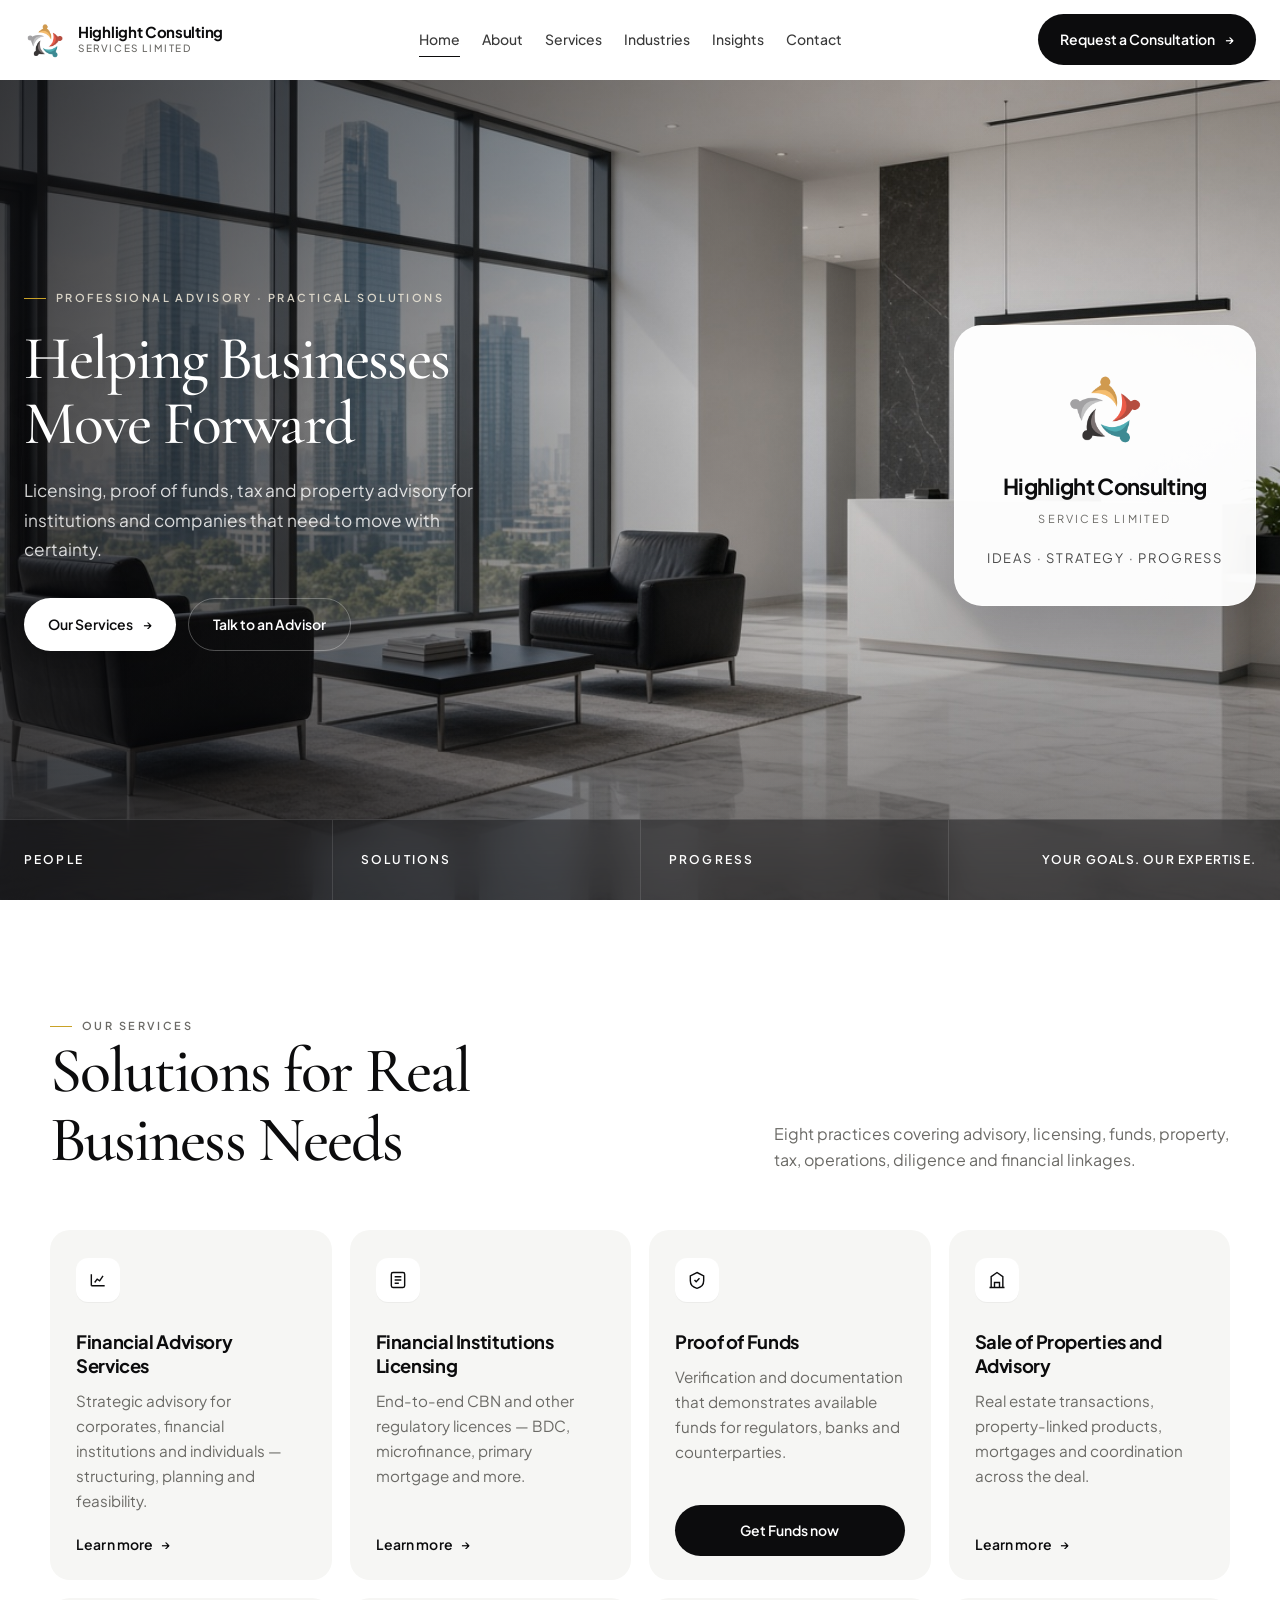
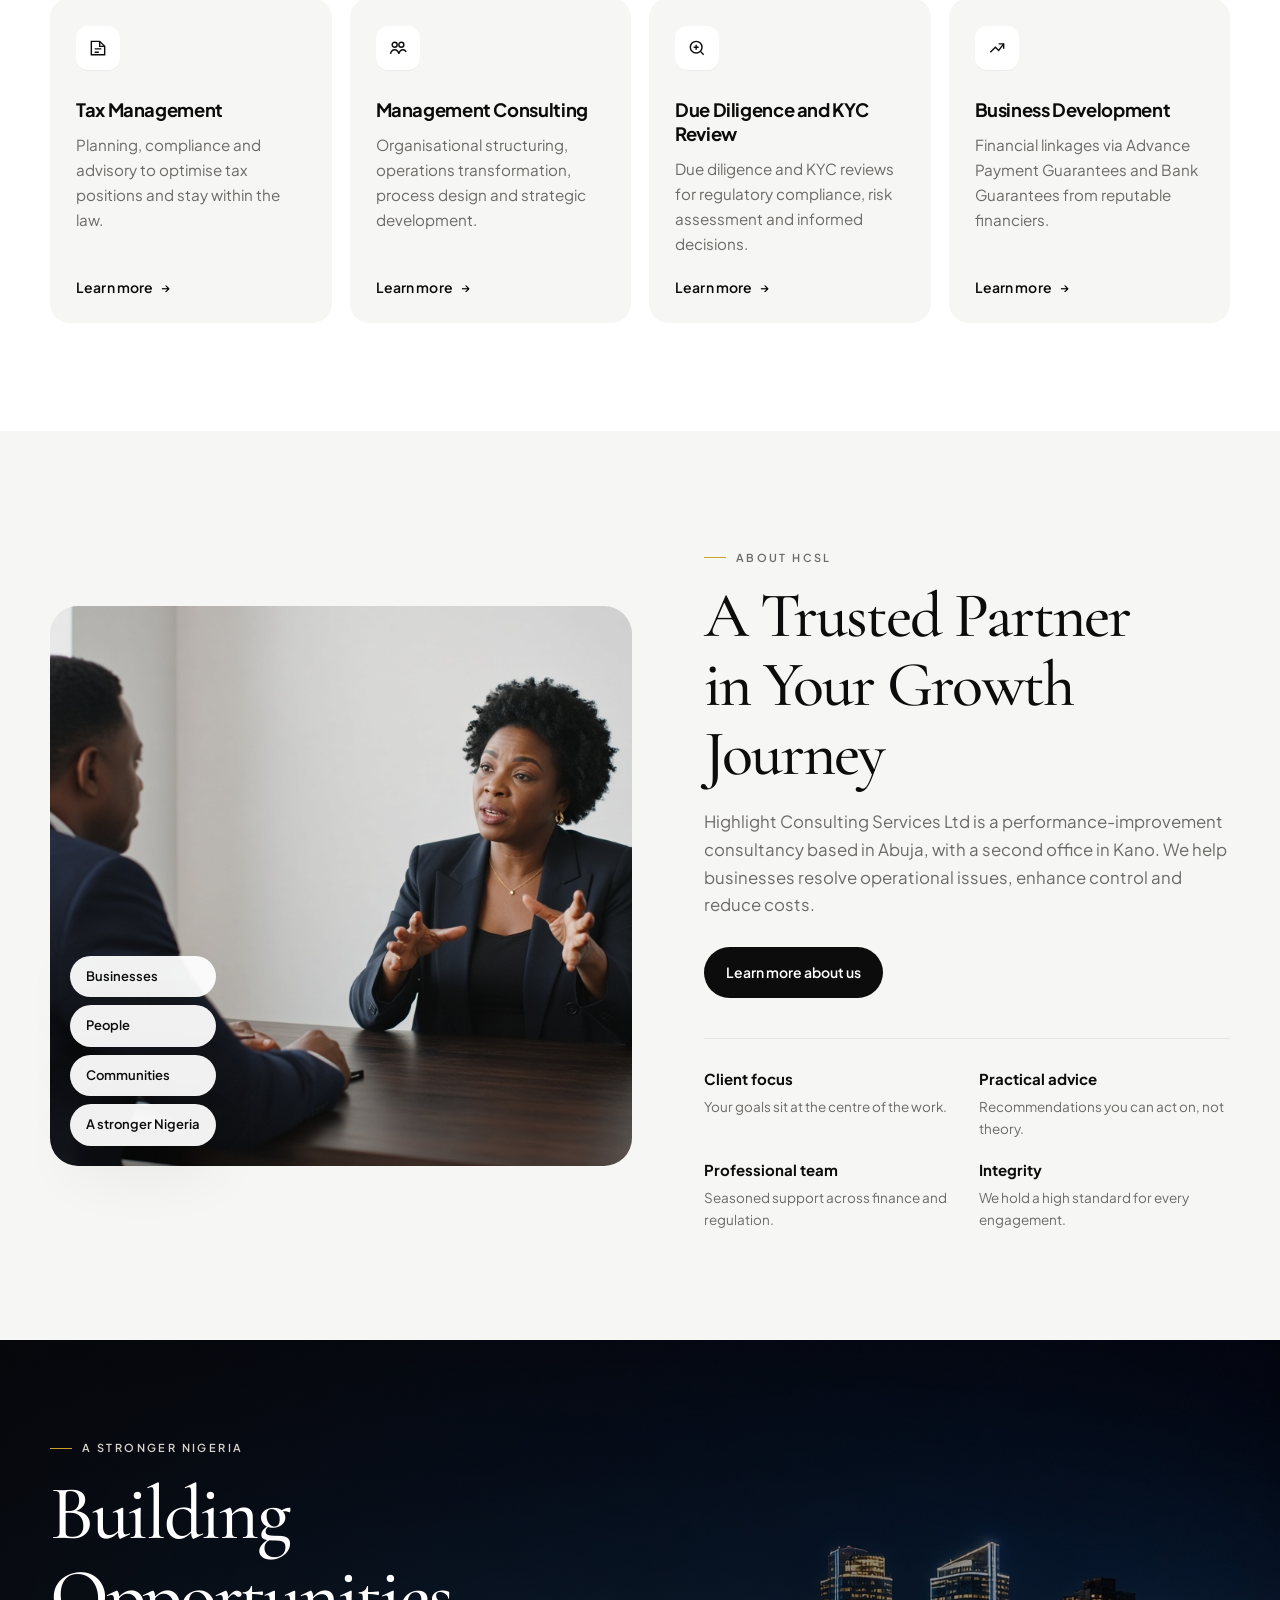
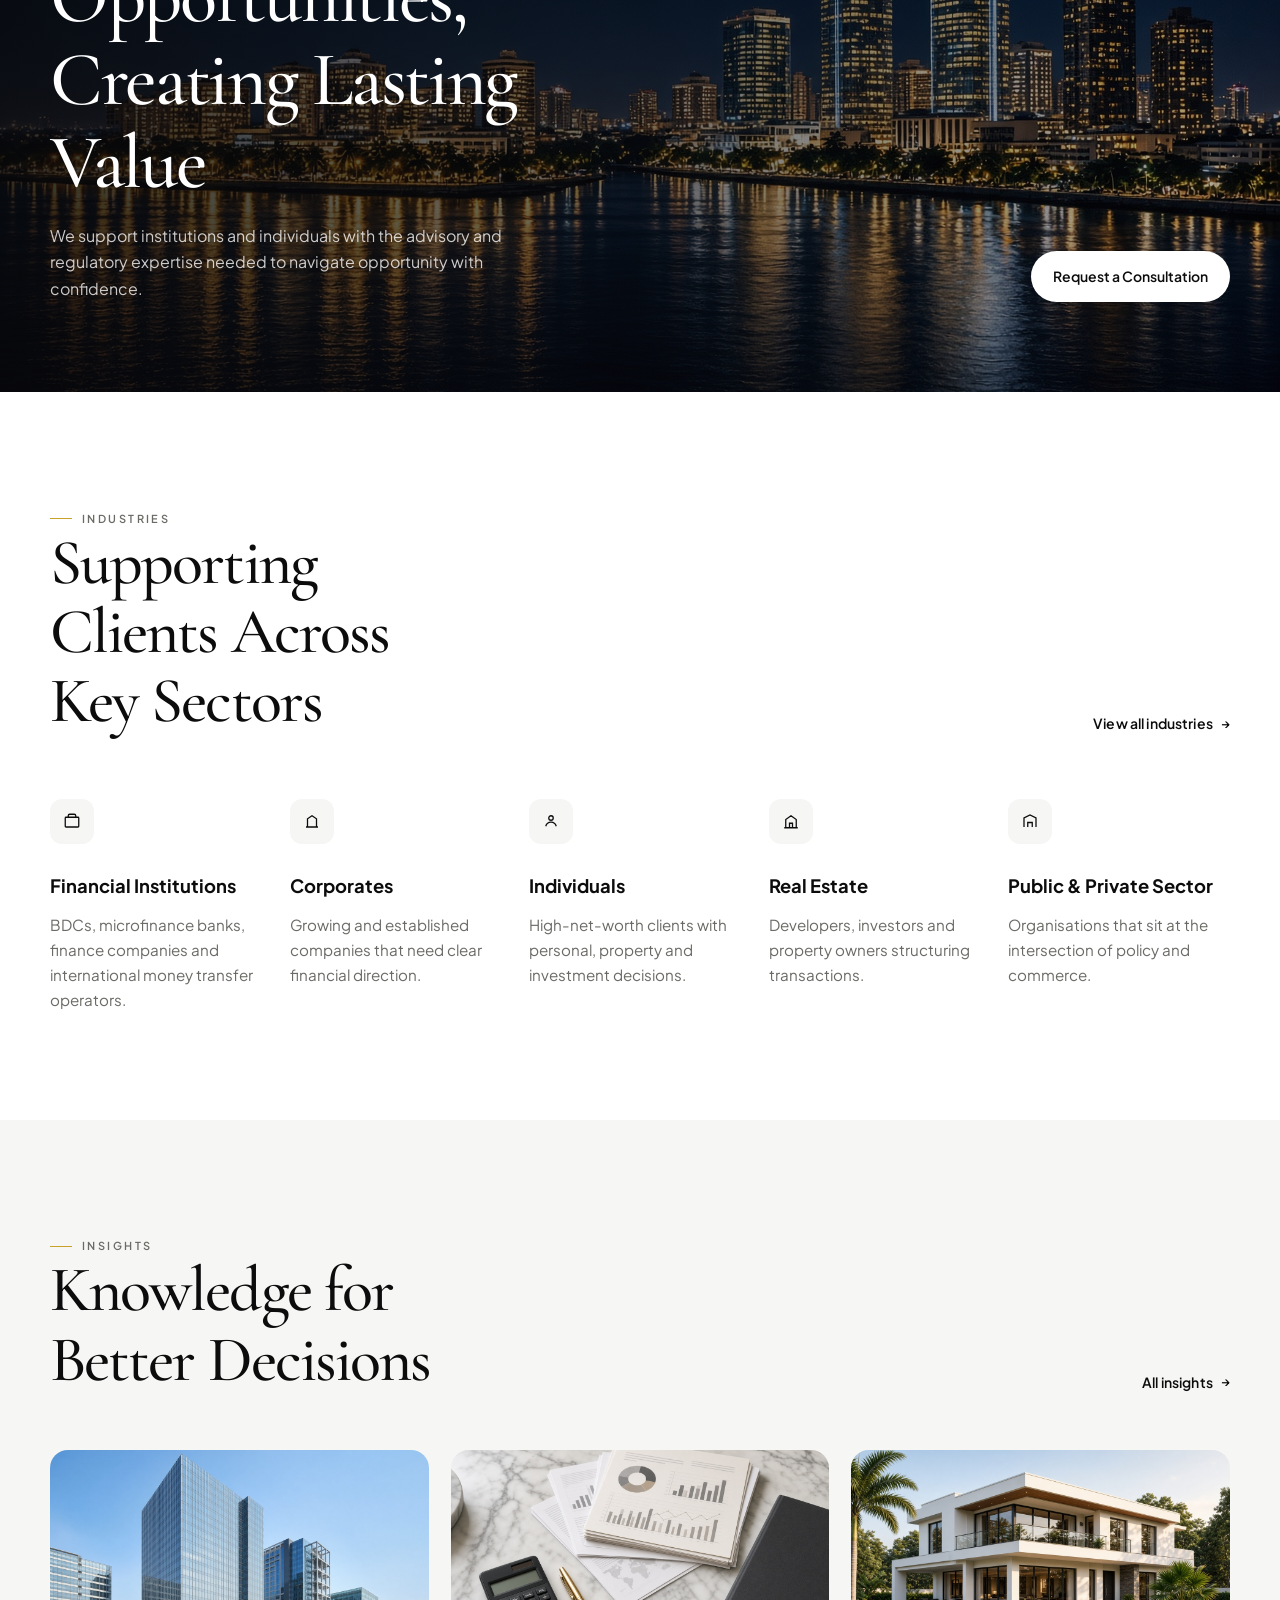
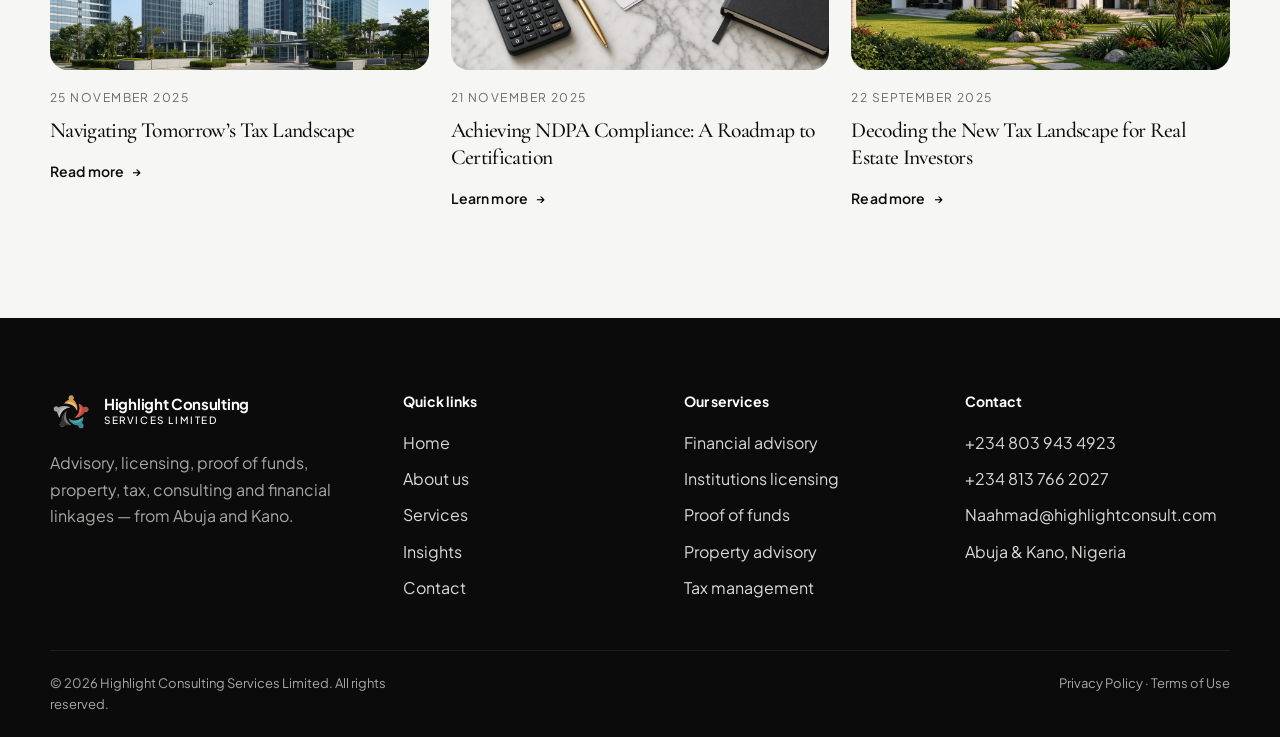
<file: index.html>
<!DOCTYPE html>
<html lang="en">
<head>
  <meta charset="UTF-8">
  <meta name="viewport" content="width=device-width, initial-scale=1.0">
  <title>Highlight Consulting Services Limited</title>
  <meta name="description" content="Highlight Consulting Services Ltd is a performance-improvement consultancy in Abuja and Kano. Licensing, tax, accounting, recruitment and operational advisory.">
  <link rel="icon" href="images/logo-mark.png" type="image/png">
  <link rel="preconnect" href="https://fonts.googleapis.com">
  <link rel="preconnect" href="https://fonts.gstatic.com" crossorigin>
  <link href="https://fonts.googleapis.com/css2?family=Cormorant+Garamond:ital,wght@0,500;0,600;1,500&family=Plus+Jakarta+Sans:wght@400;500;600;700&display=swap" rel="stylesheet">
  <link rel="stylesheet" href="css/styles.css?v=5">
</head>
<body>
  <header class="site-header">
    <div class="container-wide header-inner">
      <a class="brand" href="index.html">
        <img src="images/logo-mark.png" alt="Highlight Consulting mark">
        <span class="brand-copy">
          <strong>Highlight Consulting</strong>
          <span>Services Limited</span>
        </span>
      </a>
      <nav class="nav" aria-label="Primary">
        <a class="is-active" href="index.html">Home</a>
        <a href="about.html">About</a>
        <a href="services.html">Services</a>
        <a href="industries.html">Industries</a>
        <a href="insights.html">Insights</a>
        <a href="contact.html">Contact</a>
      </nav>
      <div class="header-cta">
        <a class="btn btn-dark" href="contact.html">Request a Consultation <i>→</i></a>
        <button class="menu-toggle" aria-label="Open menu" aria-expanded="false"><span></span></button>
      </div>
    </div>
  </header>

  <section class="hero">
    <div class="hero__media">
      <img src="images/hero-lobby.jpg" alt="Highlight Consulting Services reception">
    </div>
    <div class="container-wide hero__content">
      <div class="hero__copy">
        <p class="eyebrow">Professional advisory · Practical solutions</p>
        <h1>Helping Businesses<br>Move Forward</h1>
        <p class="lead">Licensing, proof of funds, tax and property advisory for institutions and companies that need to move with certainty.</p>
        <div class="hero-actions">
          <a class="btn btn-light" href="services.html">Our Services <i>→</i></a>
          <a class="btn btn-ghost" href="contact.html">Talk to an Advisor</a>
        </div>
      </div>
      <aside class="hero-card">
        <img src="images/logo-mark.png" alt="">
        <strong>Highlight Consulting</strong>
        <em>Services Limited</em>
        <p>Ideas · Strategy · Progress</p>
      </aside>
    </div>
    <div class="hero-bar">
      <div class="container-wide">
        <span>People</span>
        <span>Solutions</span>
        <span>Progress</span>
        <strong>Your Goals. Our Expertise.</strong>
      </div>
    </div>
  </section>

  <section class="section">
    <div class="container">
      <div class="section-head">
        <div>
          <p class="eyebrow">Our services</p>
          <h2 class="section-title">Solutions for Real Business Needs</h2>
        </div>
        <p>Eight practices covering advisory, licensing, funds, property, tax, operations, diligence and financial linkages.</p>
      </div>
      <div class="service-grid">
        <article class="service-card">
          <div class="icon-wrap">
            <svg width="20" height="20" viewBox="0 0 24 24" fill="none" stroke="currentColor" stroke-width="1.7"><path d="M4 19V5m0 14h16M8 15l3-4 3 2 4-6"/></svg>
          </div>
          <h3>Financial Advisory Services</h3>
          <p>Strategic advisory for corporates, financial institutions and individuals — structuring, planning and feasibility.</p>
          <a class="link-arrow" href="services.html#financial-advisory">Learn more <i>→</i></a>
        </article>
        <article class="service-card">
          <div class="icon-wrap">
            <svg width="20" height="20" viewBox="0 0 24 24" fill="none" stroke="currentColor" stroke-width="1.7"><rect x="4" y="3" width="16" height="18" rx="2"/><path d="M8 8h8M8 12h8M8 16h5"/></svg>
          </div>
          <h3>Financial Institutions Licensing</h3>
          <p>End-to-end CBN and other regulatory licences — BDC, microfinance, primary mortgage and more.</p>
          <a class="link-arrow" href="services.html#licensing">Learn more <i>→</i></a>
        </article>
        <article class="service-card">
          <div class="icon-wrap">
            <svg width="20" height="20" viewBox="0 0 24 24" fill="none" stroke="currentColor" stroke-width="1.7"><path d="M12 3l8 4v6c0 5-3.5 8-8 9-4.5-1-8-4-8-9V7l8-4z"/><path d="M9 12l2 2 4-4"/></svg>
          </div>
          <h3>Proof of Funds</h3>
          <p>Verification and documentation that demonstrates available funds for regulators, banks and counterparties.</p>
          <a class="btn btn-dark" href="pof/" style="margin-top:auto">Get Funds now</a>
        </article>
        <article class="service-card">
          <div class="icon-wrap">
            <svg width="20" height="20" viewBox="0 0 24 24" fill="none" stroke="currentColor" stroke-width="1.7"><path d="M3 21h18M5 21V8l7-5 7 5v13M9 21v-6h6v6"/></svg>
          </div>
          <h3>Sale of Properties and Advisory</h3>
          <p>Real estate transactions, property-linked products, mortgages and coordination across the deal.</p>
          <a class="link-arrow" href="services.html#property">Learn more <i>→</i></a>
        </article>
        <article class="service-card">
          <div class="icon-wrap">
            <svg width="20" height="20" viewBox="0 0 24 24" fill="none" stroke="currentColor" stroke-width="1.7"><path d="M4 20V4h10l6 6v10H4z"/><path d="M14 4v6h6M8 13h8M8 17h5"/></svg>
          </div>
          <h3>Tax Management</h3>
          <p>Planning, compliance and advisory to optimise tax positions and stay within the law.</p>
          <a class="link-arrow" href="services.html#tax">Learn more <i>→</i></a>
        </article>
        <article class="service-card">
          <div class="icon-wrap">
            <svg width="20" height="20" viewBox="0 0 24 24" fill="none" stroke="currentColor" stroke-width="1.7"><circle cx="8" cy="8" r="3"/><circle cx="16" cy="8" r="3"/><path d="M3 19c.6-3 2.6-5 5-5s4.4 2 5 5M13 19c.6-3 2.6-5 5-5s2.8.9 3.8 2.6"/></svg>
          </div>
          <h3>Management Consulting</h3>
          <p>Organisational structuring, operations transformation, process design and strategic development.</p>
          <a class="link-arrow" href="services.html#consulting">Learn more <i>→</i></a>
        </article>
        <article class="service-card">
          <div class="icon-wrap">
            <svg width="20" height="20" viewBox="0 0 24 24" fill="none" stroke="currentColor" stroke-width="1.7"><circle cx="11" cy="11" r="7"/><path d="M20 20l-3.5-3.5M8 11h6M11 8v6"/></svg>
          </div>
          <h3>Due Diligence and KYC Review</h3>
          <p>Due diligence and KYC reviews for regulatory compliance, risk assessment and informed decisions.</p>
          <a class="link-arrow" href="services.html#diligence">Learn more <i>→</i></a>
        </article>
        <article class="service-card">
          <div class="icon-wrap">
            <svg width="20" height="20" viewBox="0 0 24 24" fill="none" stroke="currentColor" stroke-width="1.7"><path d="M4 17l6-6 4 4 6-8"/><path d="M14 7h6v6"/></svg>
          </div>
          <h3>Business Development</h3>
          <p>Financial linkages via Advance Payment Guarantees and Bank Guarantees from reputable financiers.</p>
          <a class="link-arrow" href="services.html#development">Learn more <i>→</i></a>
        </article>
      </div>
    </div>
  </section>

  <section class="section" style="background:var(--mist); padding-top: 0;">
    <div class="container" style="padding-top:108px">
      <div class="about-grid">
        <div class="about-visual">
          <img src="images/about-meeting.jpg" alt="Advisors in discussion at Highlight Consulting">
          <div class="stat-stack">
            <span class="chip">Businesses</span>
            <span class="chip">People</span>
            <span class="chip">Communities</span>
            <span class="chip">A stronger Nigeria</span>
          </div>
        </div>
        <div class="about-copy">
          <p class="eyebrow">About HCSL</p>
          <h2 class="section-title">A Trusted Partner in Your Growth Journey</h2>
          <p class="lead">Highlight Consulting Services Ltd is a performance-improvement consultancy based in Abuja, with a second office in Kano. We help businesses resolve operational issues, enhance control and reduce costs.</p>
          <a class="btn btn-dark" href="about.html">Learn more about us</a>
          <div class="metric-row">
            <div>
              <h4>Client focus</h4>
              <p>Your goals sit at the centre of the work.</p>
            </div>
            <div>
              <h4>Practical advice</h4>
              <p>Recommendations you can act on, not theory.</p>
            </div>
            <div>
              <h4>Professional team</h4>
              <p>Seasoned support across finance and regulation.</p>
            </div>
            <div>
              <h4>Integrity</h4>
              <p>We hold a high standard for every engagement.</p>
            </div>
          </div>
        </div>
      </div>
    </div>
  </section>

  <section class="banner">
    <img src="images/cta-lagos-skyline.jpg" alt="Nigerian city skyline at night">
    <div class="container">
      <div>
        <p class="eyebrow" style="color:#d8d4cc">A stronger Nigeria</p>
        <h2>Building Opportunities, Creating Lasting Value</h2>
        <p>We support institutions and individuals with the advisory and regulatory expertise needed to navigate opportunity with confidence.</p>
      </div>
      <a class="btn btn-light" href="contact.html">Request a Consultation</a>
    </div>
  </section>

  <section class="section">
    <div class="container">
      <div class="section-head">
        <div>
          <p class="eyebrow">Industries</p>
          <h2 class="section-title">Supporting Clients Across Key Sectors</h2>
        </div>
        <a class="link-arrow" href="industries.html">View all industries <i>→</i></a>
      </div>
      <div class="industry-grid">
        <article class="industry-card">
          <div class="icon-wrap"><svg width="18" height="18" viewBox="0 0 24 24" fill="none" stroke="currentColor" stroke-width="1.7"><rect x="3" y="7" width="18" height="13" rx="1"/><path d="M7 7V5a2 2 0 0 1 2-2h6a2 2 0 0 1 2 2v2"/></svg></div>
          <h3>Financial Institutions</h3>
          <p>BDCs, microfinance banks, finance companies and international money transfer operators.</p>
        </article>
        <article class="industry-card">
          <div class="icon-wrap"><svg width="18" height="18" viewBox="0 0 24 24" fill="none" stroke="currentColor" stroke-width="1.7"><path d="M4 20h16M6 20V9l6-4 6 4v11"/></svg></div>
          <h3>Corporates</h3>
          <p>Growing and established companies that need clear financial direction.</p>
        </article>
        <article class="industry-card">
          <div class="icon-wrap"><svg width="18" height="18" viewBox="0 0 24 24" fill="none" stroke="currentColor" stroke-width="1.7"><circle cx="12" cy="8" r="3"/><path d="M5 19c1-3.5 3.5-5.5 7-5.5S18 15.5 19 19"/></svg></div>
          <h3>Individuals</h3>
          <p>High-net-worth clients with personal, property and investment decisions.</p>
        </article>
        <article class="industry-card">
          <div class="icon-wrap"><svg width="18" height="18" viewBox="0 0 24 24" fill="none" stroke="currentColor" stroke-width="1.7"><path d="M3 21h18M5 21V10l7-5 7 5v11M10 21v-6h4v6"/></svg></div>
          <h3>Real Estate</h3>
          <p>Developers, investors and property owners structuring transactions.</p>
        </article>
        <article class="industry-card">
          <div class="icon-wrap"><svg width="18" height="18" viewBox="0 0 24 24" fill="none" stroke="currentColor" stroke-width="1.7"><path d="M4 20V8l8-4 8 4v12M9 20v-6h6v6"/></svg></div>
          <h3>Public &amp; Private Sector</h3>
          <p>Organisations that sit at the intersection of policy and commerce.</p>
        </article>
      </div>
    </div>
  </section>

  <section class="section" style="background:var(--mist)">
    <div class="container">
      <div class="section-head">
        <div>
          <p class="eyebrow">Insights</p>
          <h2 class="section-title">Knowledge for Better Decisions</h2>
        </div>
        <a class="link-arrow" href="insights.html">All insights <i>→</i></a>
      </div>
      <div class="insight-grid">
        <article class="insight-card">
          <img src="images/insight-structuring.jpg" alt="Nigerian commercial buildings">
          <time datetime="2025-11-25">25 November 2025</time>
          <h3>Navigating Tomorrow’s Tax Landscape</h3>
          <a class="link-arrow" href="insights/business-structuring.html">Read more <i>→</i></a>
        </article>
        <article class="insight-card">
          <img src="images/insight-licensing.jpg" alt="Financial documents and calculator">
          <time datetime="2025-11-21">21 November 2025</time>
          <h3>Achieving NDPA Compliance: A Roadmap to Certification</h3>
          <a class="link-arrow" href="insights/cbn-licensing.html">Learn more <i>→</i></a>
        </article>
        <article class="insight-card">
          <img src="images/insight-property.jpg" alt="Residential property in Nigeria">
          <time datetime="2025-09-22">22 September 2025</time>
          <h3>Decoding the New Tax Landscape for Real Estate Investors</h3>
          <a class="link-arrow" href="insights/property-tax.html">Read more <i>→</i></a>
        </article>
      </div>
    </div>
  </section>

  <footer class="site-footer">
    <div class="container footer-grid">
      <div>
        <a class="brand" href="index.html">
          <img src="images/logo-mark.png" alt="">
          <span class="brand-copy">
            <strong>Highlight Consulting</strong>
            <span>Services Limited</span>
          </span>
        </a>
        <p>Advisory, licensing, proof of funds, property, tax, consulting and financial linkages — from Abuja and Kano.</p>
      </div>
      <div>
        <h5>Quick links</h5>
        <ul>
          <li><a href="index.html">Home</a></li>
          <li><a href="about.html">About us</a></li>
          <li><a href="services.html">Services</a></li>
          <li><a href="insights.html">Insights</a></li>
          <li><a href="contact.html">Contact</a></li>
        </ul>
      </div>
      <div>
        <h5>Our services</h5>
        <ul>
          <li><a href="services.html#financial-advisory">Financial advisory</a></li>
          <li><a href="services.html#licensing">Institutions licensing</a></li>
          <li><a href="services.html#proof-of-funds">Proof of funds</a></li>
          <li><a href="services.html#property">Property advisory</a></li>
          <li><a href="services.html#tax">Tax management</a></li>
        </ul>
      </div>
      <div>
        <h5>Contact</h5>
        <ul>
          <li><a href="tel:+2348039434923">+234 803 943 4923</a></li>
          <li><a href="tel:+2348137662027">+234 813 766 2027</a></li>
          <li><a href="mailto:Naahmad@highlightconsult.com">Naahmad@highlightconsult.com</a></li>
          <li>Abuja &amp; Kano, Nigeria</li>
        </ul>
      </div>
    </div>
    <div class="container footer-base">
      <p>© 2026 Highlight Consulting Services Limited. All rights reserved.</p>
      <p><a href="privacy.html">Privacy Policy</a> · <a href="terms.html">Terms of Use</a></p>
    </div>
  </footer>
  <script src="js/main.js"></script>
</body>
</html>
</file>
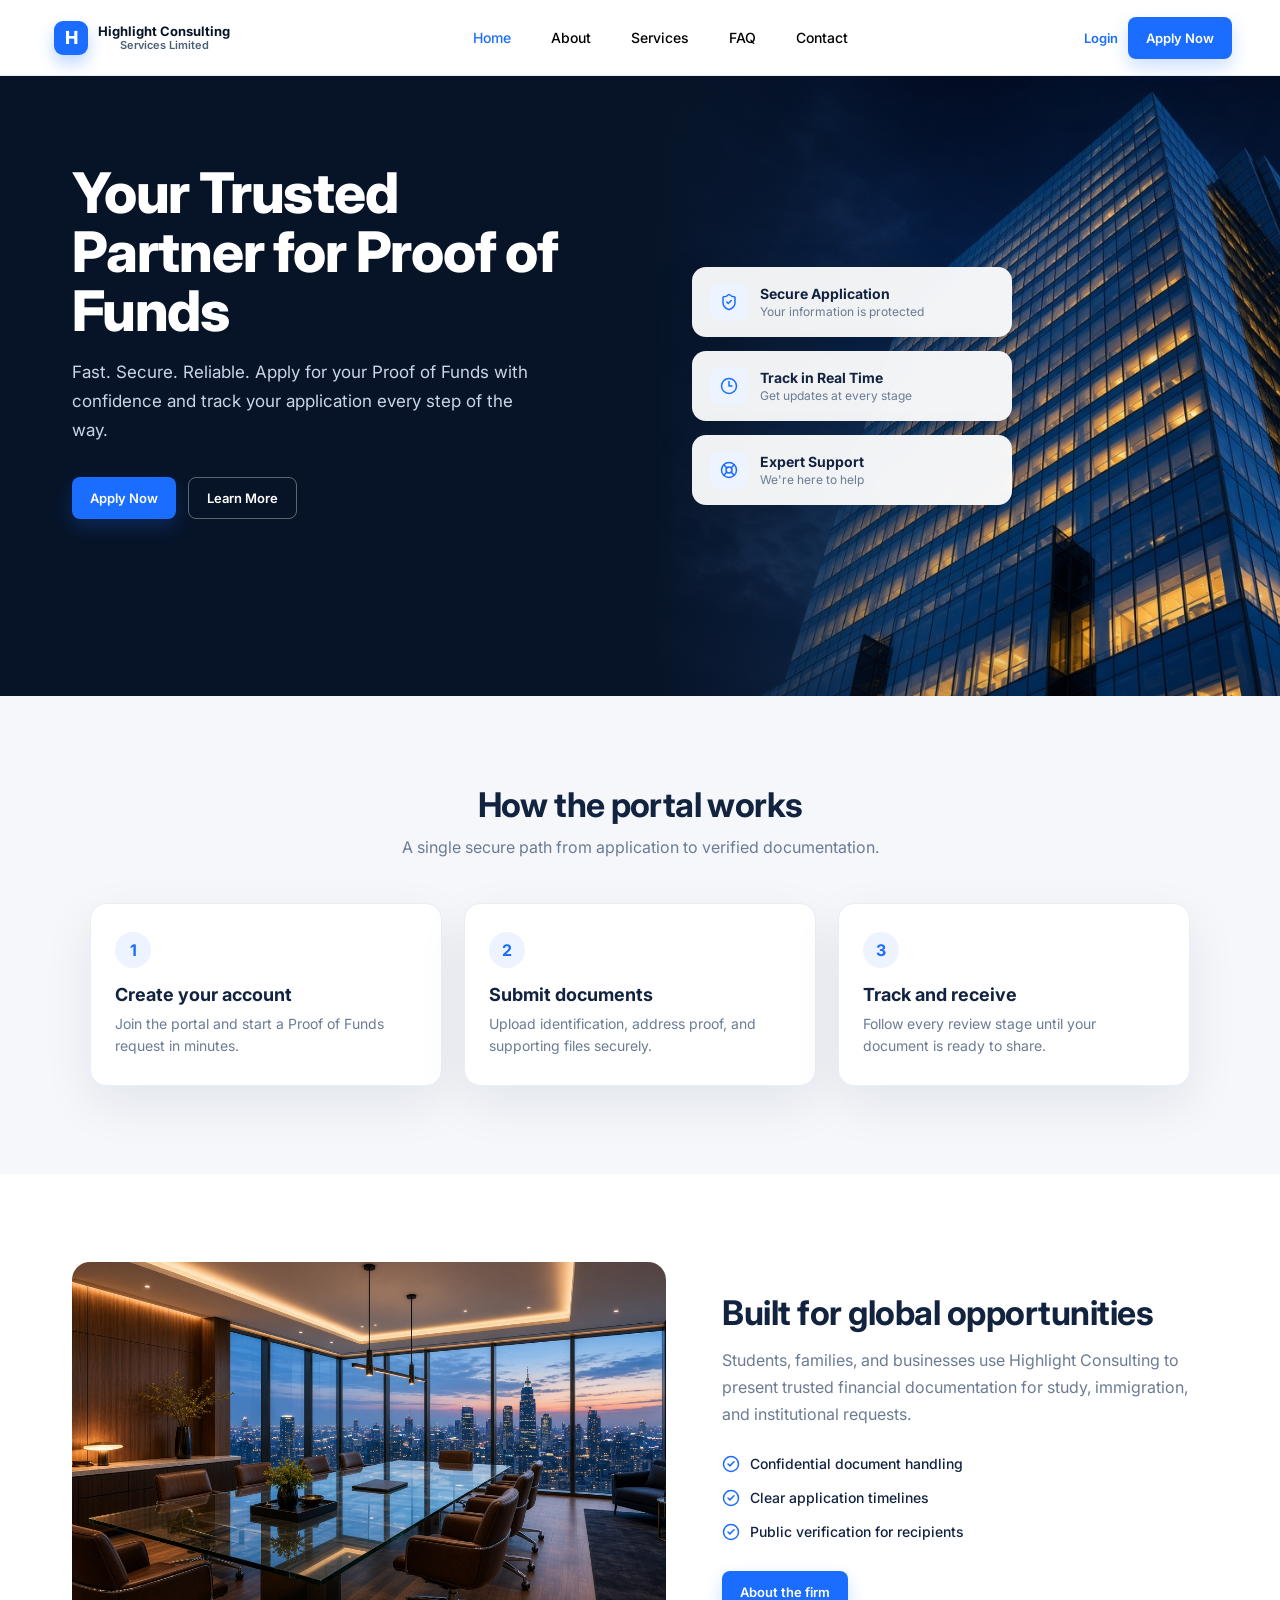
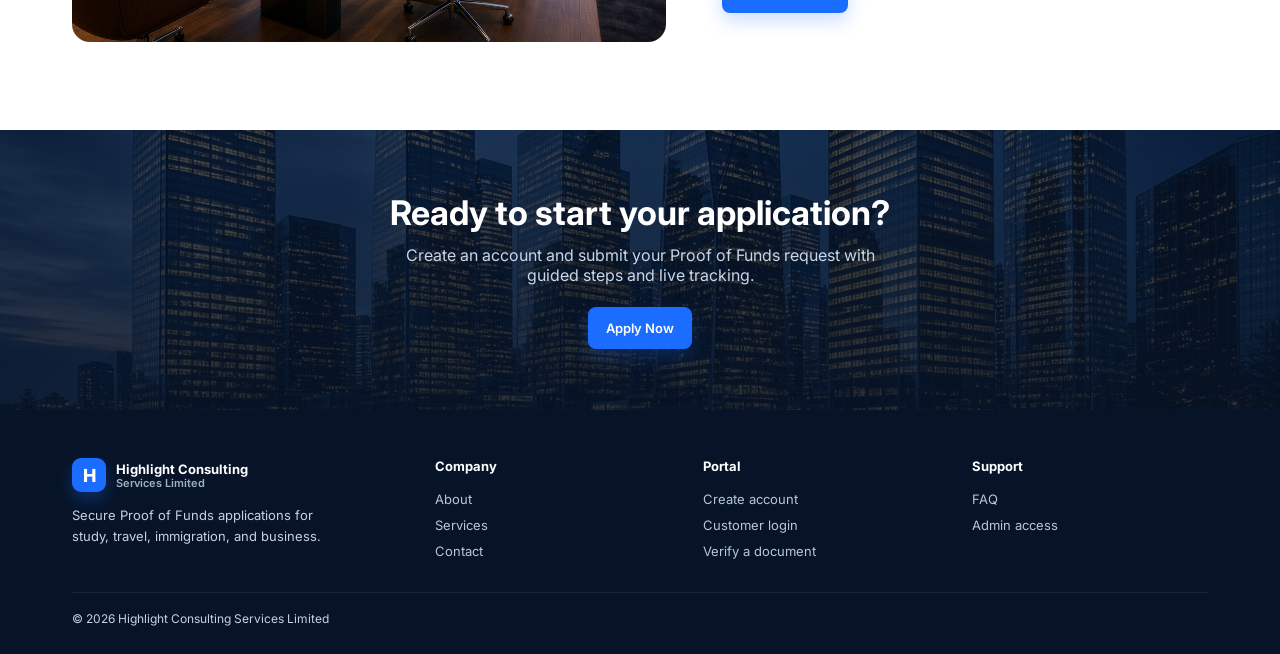
<file: pof/index.html>
<!doctype html><html><head><meta charset="UTF-8"/><meta name="viewport" content="width=device-width,initial-scale=1.0"/><meta name="description" content="Highlight Consulting Services Limited — Proof of Funds application portal"/><title>Highlight Consulting | Proof of Funds</title>  <script type="module" crossorigin src="./assets/index-BaospmdE.js"></script>
  <link rel="stylesheet" crossorigin href="./assets/index-CdhhP97e.css">
</head><body><div id="root"></div></body></html>
</file>
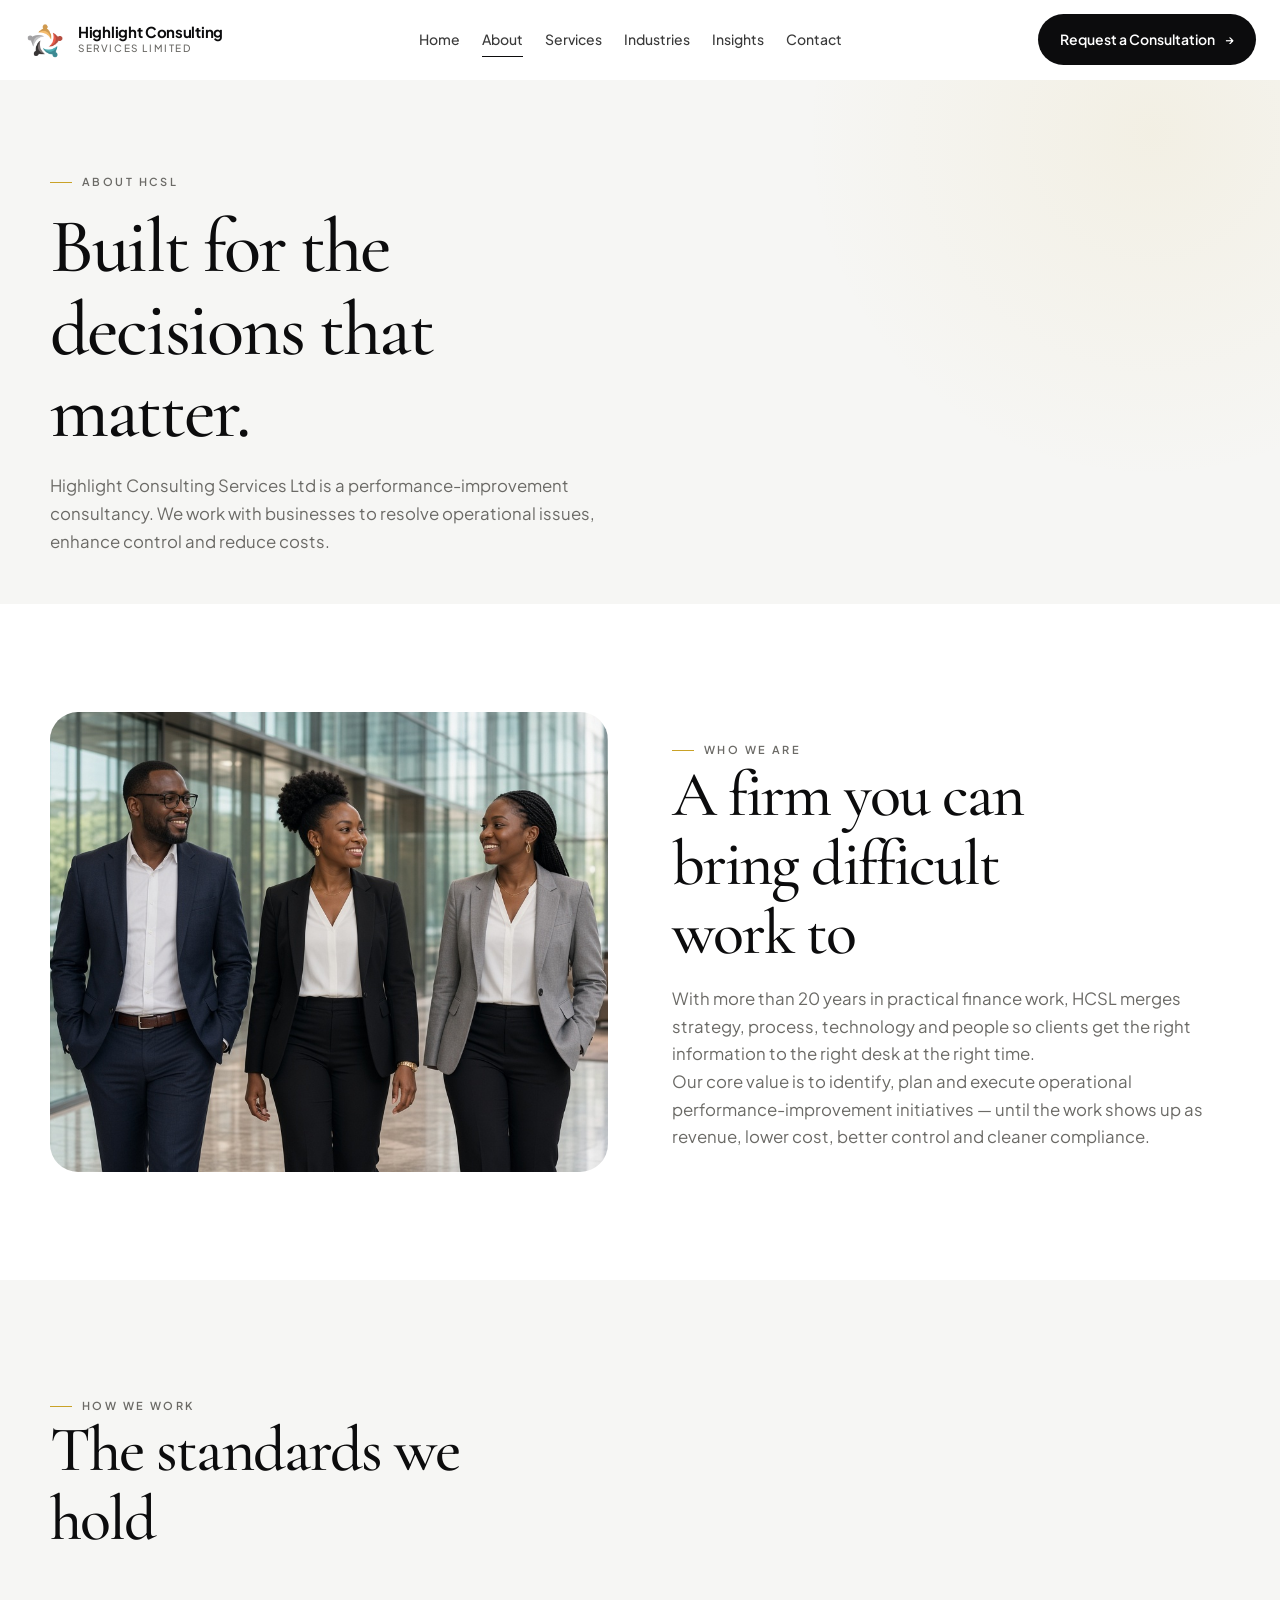
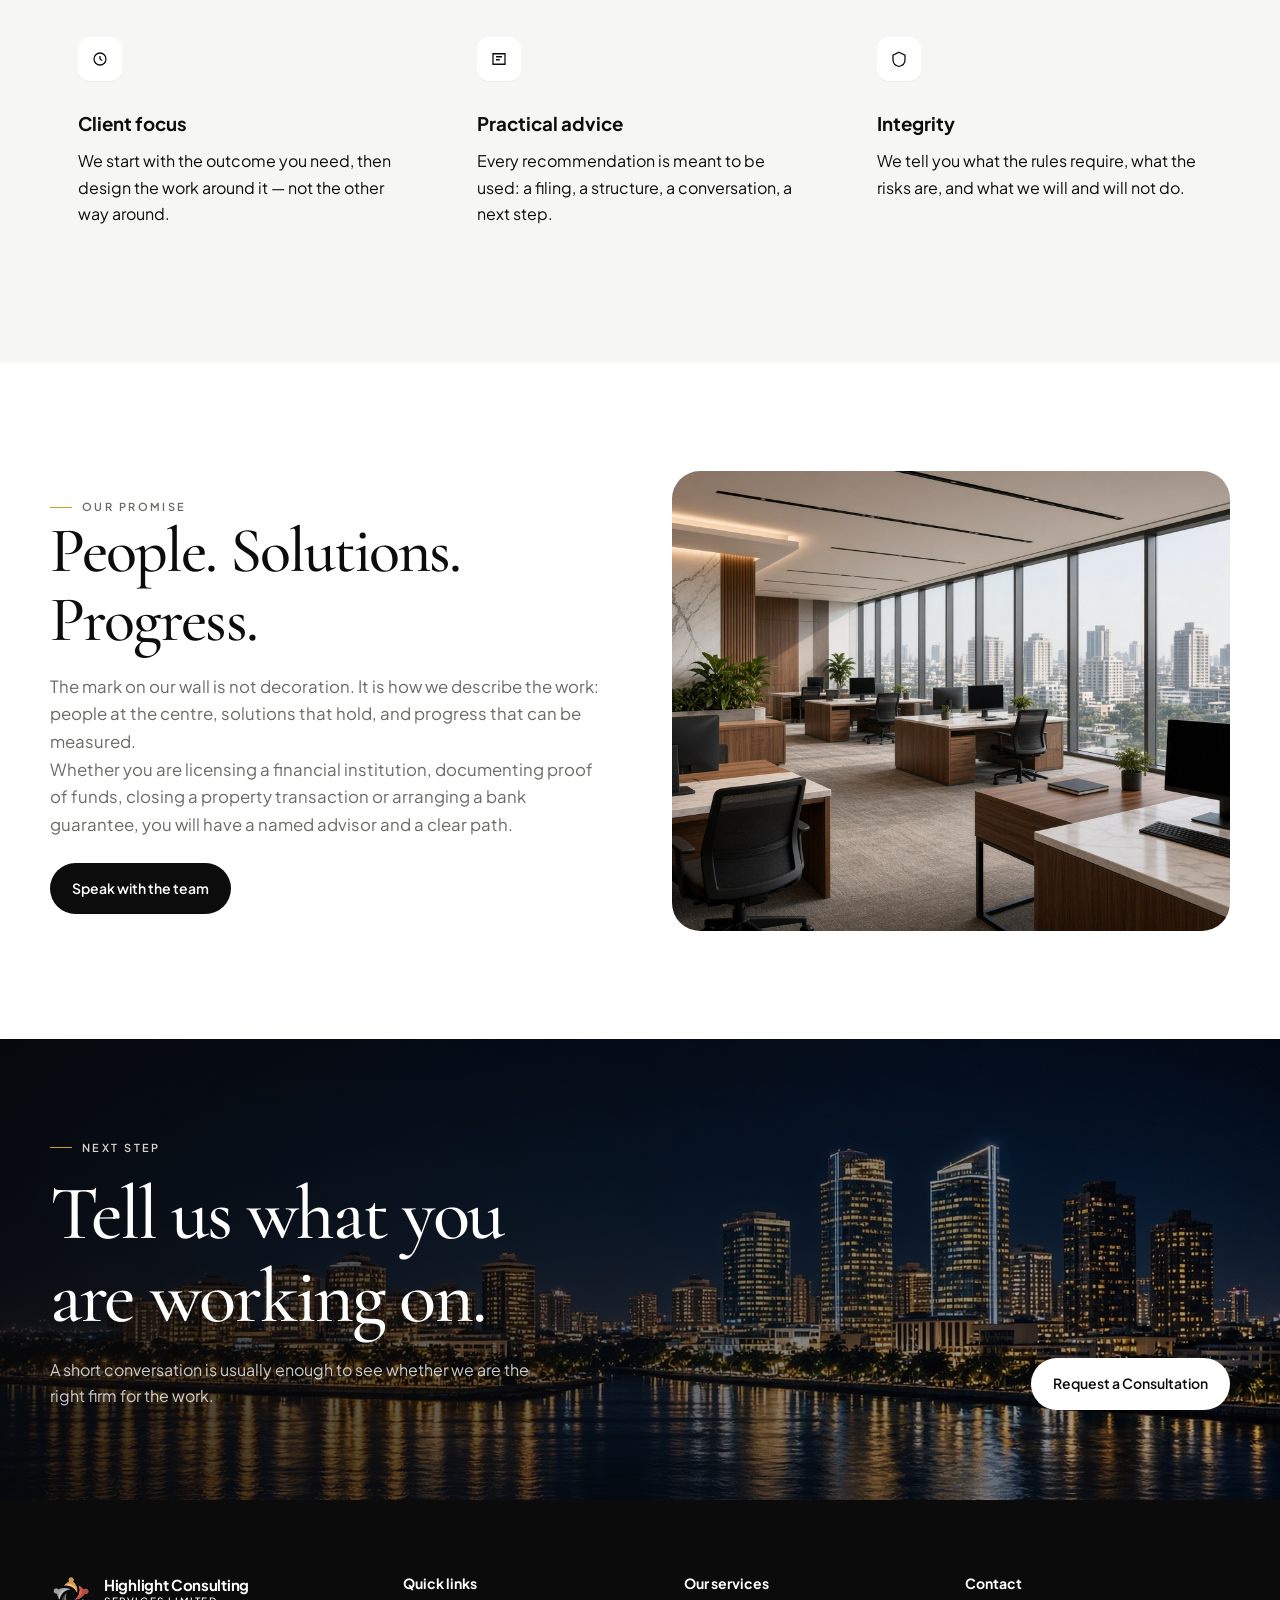
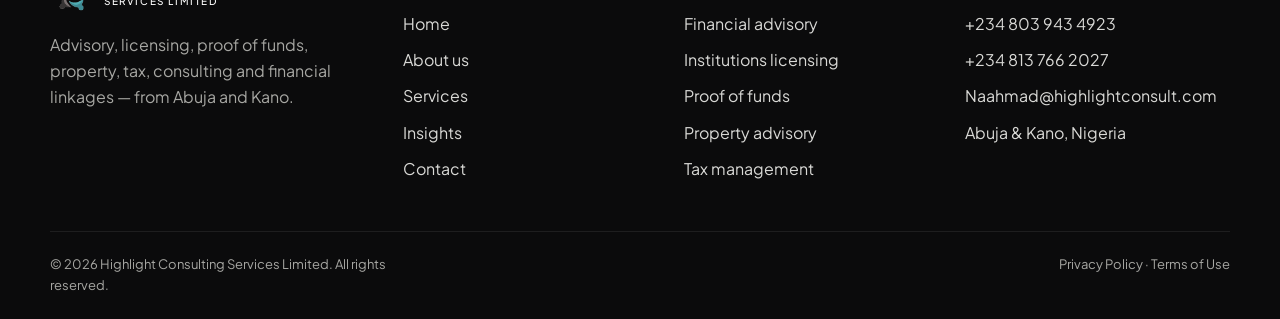
<file: about.html>
<!DOCTYPE html>
<html lang="en">
<head>
  <meta charset="UTF-8">
  <meta name="viewport" content="width=device-width, initial-scale=1.0">
  <title>About Us | Highlight Consulting Services Limited</title>
  <meta name="description" content="Highlight Consulting Services Ltd is a performance-improvement consultancy in Abuja and Kano with more than 20 years in finance and operations.">
  <link rel="icon" href="images/logo-mark.png" type="image/png">
  <link rel="preconnect" href="https://fonts.googleapis.com">
  <link rel="preconnect" href="https://fonts.gstatic.com" crossorigin>
  <link href="https://fonts.googleapis.com/css2?family=Cormorant+Garamond:ital,wght@0,500;0,600;1,500&family=Plus+Jakarta+Sans:wght@400;500;600;700&display=swap" rel="stylesheet">
  <link rel="stylesheet" href="css/styles.css?v=5">
</head>
<body>
  <header class="site-header">
    <div class="container-wide header-inner">
      <a class="brand" href="index.html">
        <img src="images/logo-mark.png" alt="Highlight Consulting mark">
        <span class="brand-copy"><strong>Highlight Consulting</strong><span>Services Limited</span></span>
      </a>
      <nav class="nav" aria-label="Primary">
        <a href="index.html">Home</a>
        <a class="is-active" href="about.html">About</a>
        <a href="services.html">Services</a>
        <a href="industries.html">Industries</a>
        <a href="insights.html">Insights</a>
        <a href="contact.html">Contact</a>
      </nav>
      <div class="header-cta">
        <a class="btn btn-dark" href="contact.html">Request a Consultation <i>→</i></a>
        <button class="menu-toggle" aria-label="Open menu" aria-expanded="false"><span></span></button>
      </div>
    </div>
  </header>

  <section class="page-hero">
    <div class="container">
      <p class="eyebrow">About HCSL</p>
      <h1>Built for the decisions that matter.</h1>
      <p class="lead">Highlight Consulting Services Ltd is a performance-improvement consultancy. We work with businesses to resolve operational issues, enhance control and reduce costs.</p>
    </div>
  </section>

  <section class="section">
    <div class="container split">
      <div class="media-frame">
        <img src="images/about-team.jpg" alt="The Highlight Consulting team">
      </div>
      <div>
        <p class="eyebrow">Who we are</p>
        <h2 class="section-title">A firm you can bring difficult work to</h2>
        <p class="lead" style="margin-top:18px">With more than 20 years in practical finance work, HCSL merges strategy, process, technology and people so clients get the right information to the right desk at the right time.</p>
        <p class="lead">Our core value is to identify, plan and execute operational performance-improvement initiatives — until the work shows up as revenue, lower cost, better control and cleaner compliance.</p>
      </div>
    </div>
  </section>

  <section class="section" style="background:var(--mist); padding-top:0">
    <div class="container" style="padding-top:108px">
      <div class="section-head">
        <div>
          <p class="eyebrow">How we work</p>
          <h2 class="section-title">The standards we hold</h2>
        </div>
      </div>
      <div class="values">
        <article class="value-card">
          <div class="icon-wrap"><svg width="18" height="18" viewBox="0 0 24 24" fill="none" stroke="currentColor" stroke-width="1.7"><circle cx="12" cy="12" r="8"/><path d="M12 8v4l3 2"/></svg></div>
          <h3>Client focus</h3>
          <p>We start with the outcome you need, then design the work around it — not the other way around.</p>
        </article>
        <article class="value-card">
          <div class="icon-wrap"><svg width="18" height="18" viewBox="0 0 24 24" fill="none" stroke="currentColor" stroke-width="1.7"><path d="M4 19V5h16v14H4z"/><path d="M8 9h8M8 13h5"/></svg></div>
          <h3>Practical advice</h3>
          <p>Every recommendation is meant to be used: a filing, a structure, a conversation, a next step.</p>
        </article>
        <article class="value-card">
          <div class="icon-wrap"><svg width="18" height="18" viewBox="0 0 24 24" fill="none" stroke="currentColor" stroke-width="1.7"><path d="M12 3l8 4v6c0 5-3.5 8-8 9-4.5-1-8-4-8-9V7l8-4z"/></svg></div>
          <h3>Integrity</h3>
          <p>We tell you what the rules require, what the risks are, and what we will and will not do.</p>
        </article>
      </div>
    </div>
  </section>

  <section class="section">
    <div class="container split">
      <div>
        <p class="eyebrow">Our promise</p>
        <h2 class="section-title">People. Solutions. Progress.</h2>
        <p class="lead" style="margin-top:18px">The mark on our wall is not decoration. It is how we describe the work: people at the centre, solutions that hold, and progress that can be measured.</p>
        <p class="lead">Whether you are licensing a financial institution, documenting proof of funds, closing a property transaction or arranging a bank guarantee, you will have a named advisor and a clear path.</p>
        <a class="btn btn-dark" href="contact.html" style="margin-top:24px">Speak with the team</a>
      </div>
      <div class="media-frame">
        <img src="images/office-interior.jpg" alt="Highlight Consulting office interior">
      </div>
    </div>
  </section>

  <section class="banner">
    <img src="images/cta-lagos-skyline.jpg" alt="Nigerian city skyline at night">
    <div class="container">
      <div>
        <p class="eyebrow" style="color:#d8d4cc">Next step</p>
        <h2>Tell us what you are working on.</h2>
        <p>A short conversation is usually enough to see whether we are the right firm for the work.</p>
      </div>
      <a class="btn btn-light" href="contact.html">Request a Consultation</a>
    </div>
  </section>

  <footer class="site-footer">
    <div class="container footer-grid">
      <div>
        <a class="brand" href="index.html">
          <img src="images/logo-mark.png" alt="">
          <span class="brand-copy"><strong>Highlight Consulting</strong><span>Services Limited</span></span>
        </a>
        <p>Advisory, licensing, proof of funds, property, tax, consulting and financial linkages — from Abuja and Kano.</p>
      </div>
      <div>
        <h5>Quick links</h5>
        <ul>
          <li><a href="index.html">Home</a></li>
          <li><a href="about.html">About us</a></li>
          <li><a href="services.html">Services</a></li>
          <li><a href="insights.html">Insights</a></li>
          <li><a href="contact.html">Contact</a></li>
        </ul>
      </div>
      <div>
        <h5>Our services</h5>
        <ul>
          <li><a href="services.html#financial-advisory">Financial advisory</a></li>
          <li><a href="services.html#licensing">Institutions licensing</a></li>
          <li><a href="services.html#proof-of-funds">Proof of funds</a></li>
          <li><a href="services.html#property">Property advisory</a></li>
          <li><a href="services.html#tax">Tax management</a></li>
        </ul>
      </div>
      <div>
        <h5>Contact</h5>
        <ul>
          <li><a href="tel:+2348039434923">+234 803 943 4923</a></li>
          <li><a href="tel:+2348137662027">+234 813 766 2027</a></li>
          <li><a href="mailto:Naahmad@highlightconsult.com">Naahmad@highlightconsult.com</a></li>
          <li>Abuja &amp; Kano, Nigeria</li>
        </ul>
      </div>
    </div>
    <div class="container footer-base">
      <p>© 2026 Highlight Consulting Services Limited. All rights reserved.</p>
      <p><a href="privacy.html">Privacy Policy</a> · <a href="terms.html">Terms of Use</a></p>
    </div>
  </footer>
  <script src="js/main.js"></script>
</body>
</html>
</file>
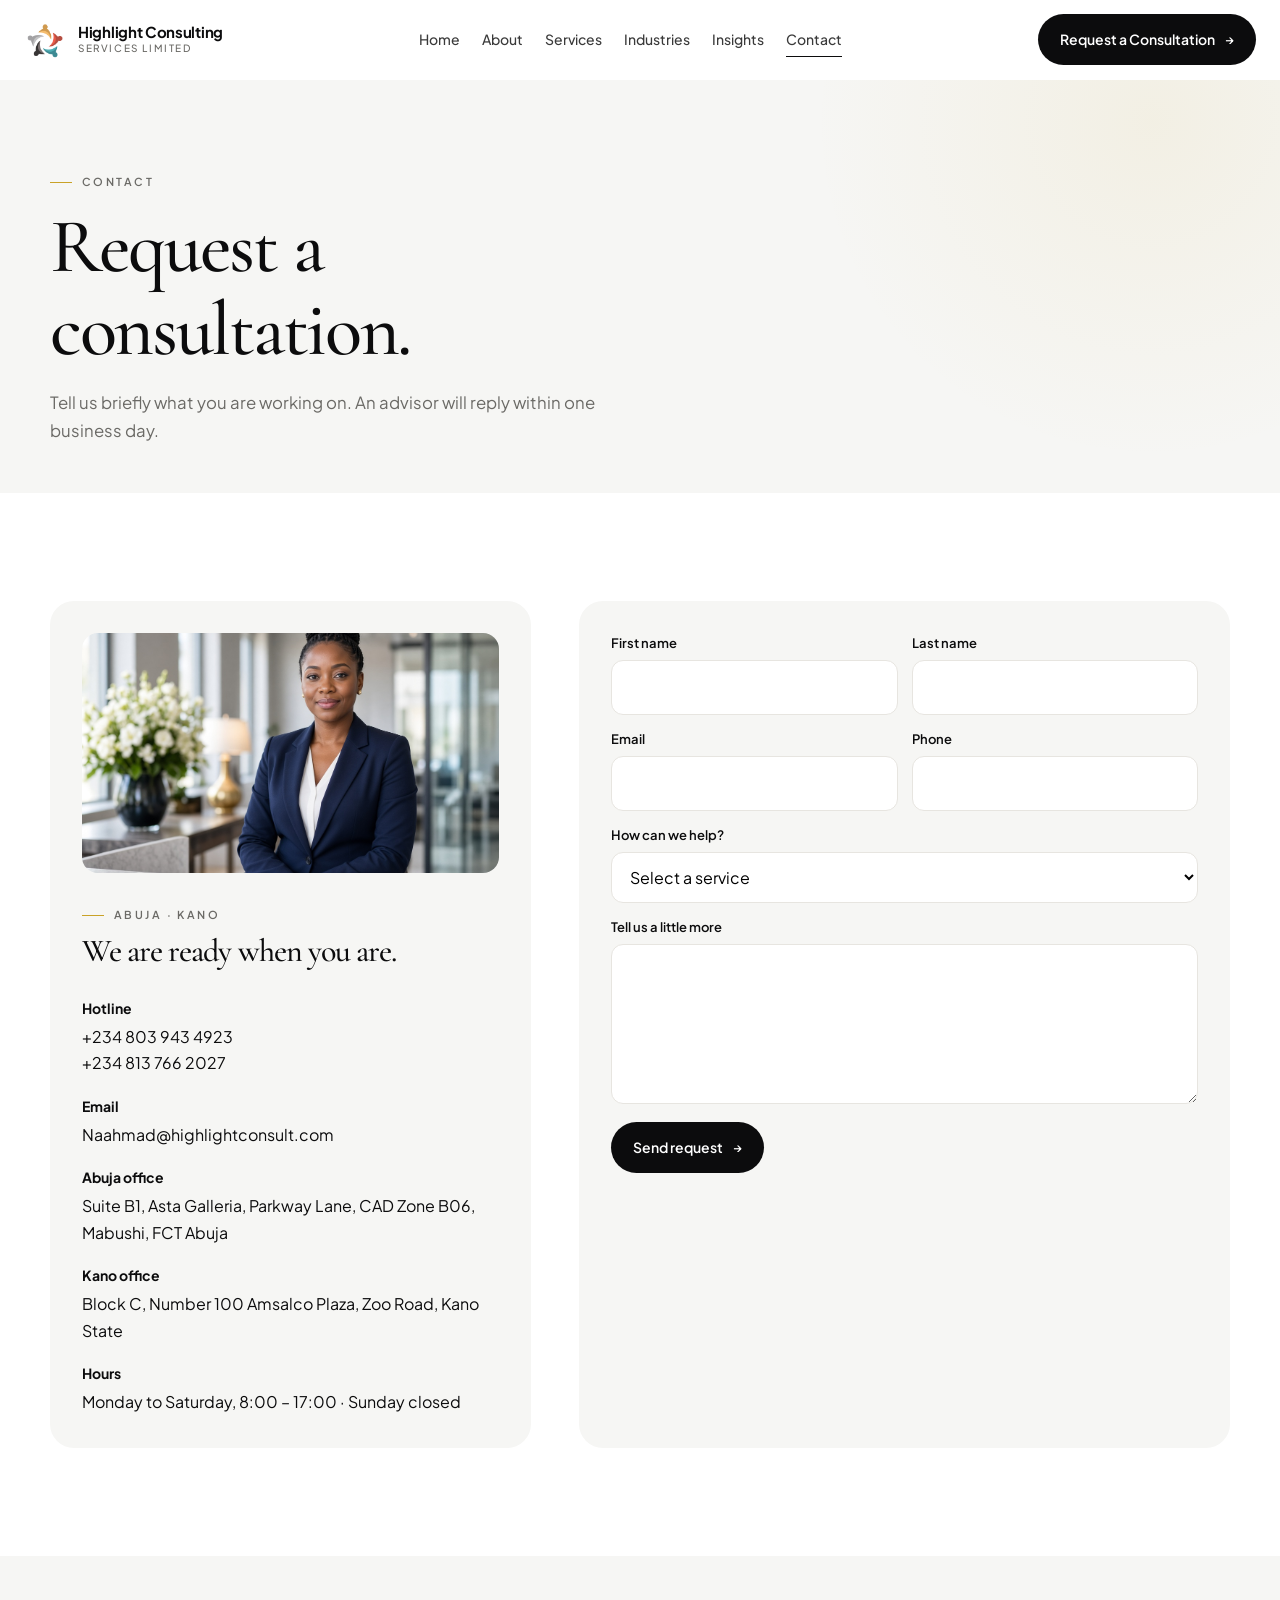
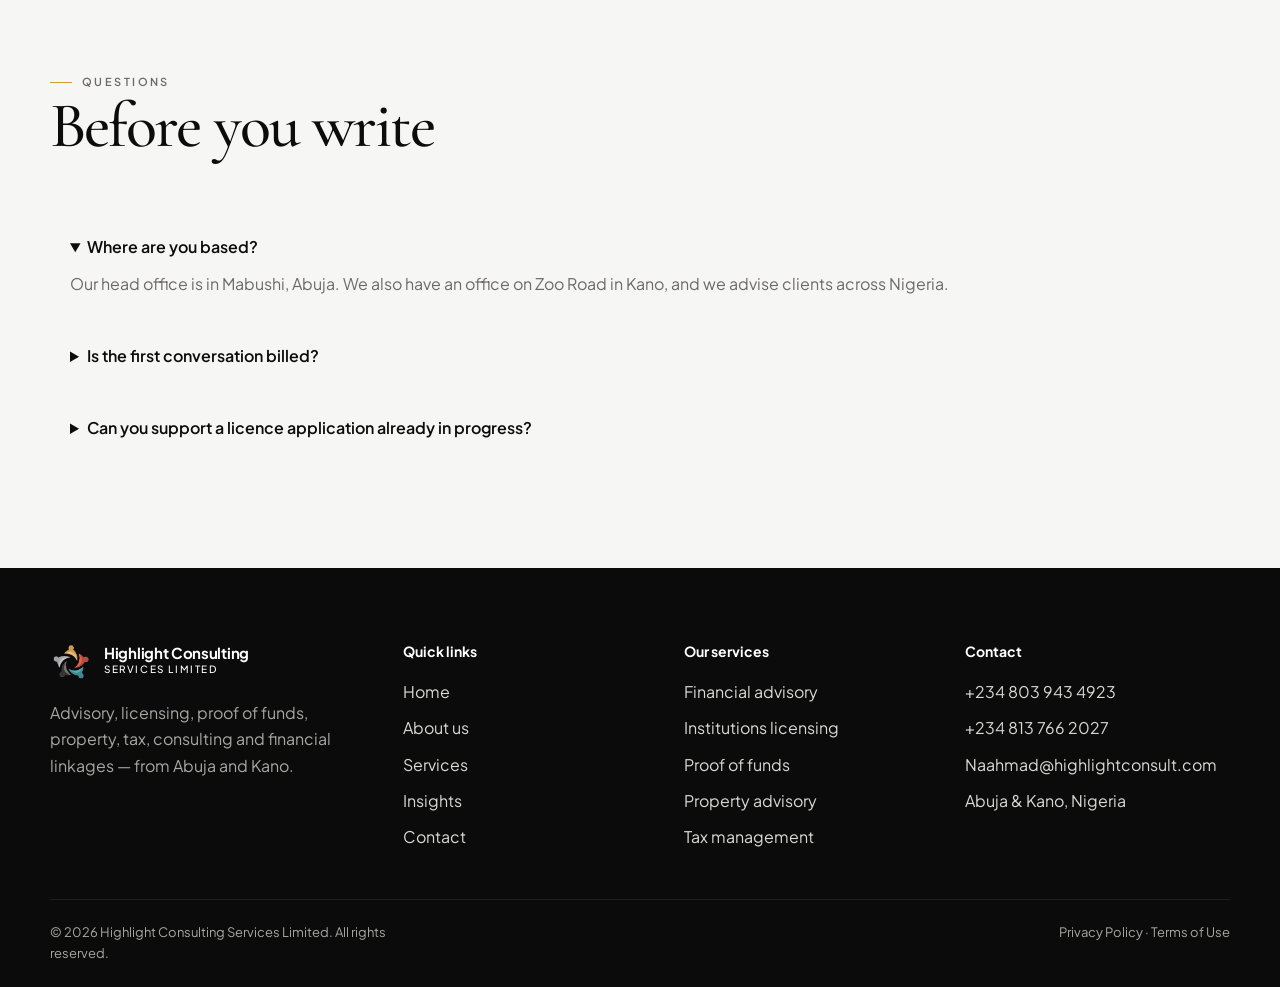
<file: contact.html>
<!DOCTYPE html>
<html lang="en">
<head>
  <meta charset="UTF-8">
  <meta name="viewport" content="width=device-width, initial-scale=1.0">
  <title>Contact | Highlight Consulting Services Limited</title>
  <meta name="description" content="Contact Highlight Consulting Services Ltd in Abuja or Kano. +234 803 943 4923 · Naahmad@highlightconsult.com">
  <link rel="icon" href="images/logo-mark.png" type="image/png">
  <link rel="preconnect" href="https://fonts.googleapis.com">
  <link rel="preconnect" href="https://fonts.gstatic.com" crossorigin>
  <link href="https://fonts.googleapis.com/css2?family=Cormorant+Garamond:ital,wght@0,500;0,600;1,500&family=Plus+Jakarta+Sans:wght@400;500;600;700&display=swap" rel="stylesheet">
  <link rel="stylesheet" href="css/styles.css?v=5">
</head>
<body>
  <header class="site-header">
    <div class="container-wide header-inner">
      <a class="brand" href="index.html">
        <img src="images/logo-mark.png" alt="Highlight Consulting mark">
        <span class="brand-copy"><strong>Highlight Consulting</strong><span>Services Limited</span></span>
      </a>
      <nav class="nav" aria-label="Primary">
        <a href="index.html">Home</a>
        <a href="about.html">About</a>
        <a href="services.html">Services</a>
        <a href="industries.html">Industries</a>
        <a href="insights.html">Insights</a>
        <a class="is-active" href="contact.html">Contact</a>
      </nav>
      <div class="header-cta">
        <a class="btn btn-dark" href="contact.html">Request a Consultation <i>→</i></a>
        <button class="menu-toggle" aria-label="Open menu" aria-expanded="false"><span></span></button>
      </div>
    </div>
  </header>

  <section class="page-hero">
    <div class="container">
      <p class="eyebrow">Contact</p>
      <h1>Request a consultation.</h1>
      <p class="lead">Tell us briefly what you are working on. An advisor will reply within one business day.</p>
    </div>
  </section>

  <section class="section">
    <div class="container contact-grid">
      <aside class="contact-card">
        <img src="images/contact-advisor.jpg" alt="Highlight Consulting advisor" style="width:100%;height:240px;object-fit:cover;border-radius:16px;margin-bottom:24px">
        <p class="eyebrow">Abuja · Kano</p>
        <h2 style="font-size:2rem;margin:10px 0 8px">We are ready when you are.</h2>
        <div class="contact-list">
          <div>
            <strong>Hotline</strong>
            <a href="tel:+2348039434923">+234 803 943 4923</a><br>
            <a href="tel:+2348137662027">+234 813 766 2027</a>
          </div>
          <div>
            <strong>Email</strong>
            <a href="mailto:Naahmad@highlightconsult.com">Naahmad@highlightconsult.com</a>
          </div>
          <div>
            <strong>Abuja office</strong>
            <p>Suite B1, Asta Galleria, Parkway Lane, CAD Zone B06, Mabushi, FCT Abuja</p>
          </div>
          <div>
            <strong>Kano office</strong>
            <p>Block C, Number 100 Amsalco Plaza, Zoo Road, Kano State</p>
          </div>
          <div>
            <strong>Hours</strong>
            <p>Monday to Saturday, 8:00 – 17:00 · Sunday closed</p>
          </div>
        </div>
      </aside>
      <div class="form-card">
        <form data-form>
          <div class="form-success" role="status">Thank you. Your request has been received. An advisor will be in touch shortly.</div>
          <div class="form-grid">
            <div class="field">
              <label for="first">First name</label>
              <input id="first" name="first" required autocomplete="given-name">
            </div>
            <div class="field">
              <label for="last">Last name</label>
              <input id="last" name="last" required autocomplete="family-name">
            </div>
            <div class="field">
              <label for="email">Email</label>
              <input id="email" name="email" type="email" required autocomplete="email">
            </div>
            <div class="field">
              <label for="phone">Phone</label>
              <input id="phone" name="phone" type="tel" autocomplete="tel">
            </div>
            <div class="field full">
              <label for="service">How can we help?</label>
              <select id="service" name="service" required>
                <option value="">Select a service</option>
                <option>Financial advisory services</option>
                <option>Financial institutions licensing</option>
                <option>Proof of funds</option>
                <option>Sale of properties and advisory</option>
                <option>Tax management</option>
                <option>Management consulting</option>
                <option>Due diligence and KYC review</option>
                <option>Business development</option>
              </select>
            </div>
            <div class="field full">
              <label for="message">Tell us a little more</label>
              <textarea id="message" name="message" rows="5" required></textarea>
            </div>
          </div>
          <button class="btn btn-dark" type="submit" style="margin-top:18px">Send request <i>→</i></button>
        </form>
      </div>
    </div>
  </section>

  <section class="section" style="background:var(--mist); padding-top:0">
    <div class="container" style="padding-top:108px">
      <div class="section-head">
        <div>
          <p class="eyebrow">Questions</p>
          <h2 class="section-title">Before you write</h2>
        </div>
      </div>
      <div class="faq">
        <details open>
          <summary>Where are you based?</summary>
          <p>Our head office is in Mabushi, Abuja. We also have an office on Zoo Road in Kano, and we advise clients across Nigeria.</p>
        </details>
        <details>
          <summary>Is the first conversation billed?</summary>
          <p>An introductory conversation is complimentary. If we take the engagement, we agree scope and fees in writing before work begins.</p>
        </details>
        <details>
          <summary>Can you support a licence application already in progress?</summary>
          <p>Yes. We regularly step into files that have stalled and rebuild them to a standard a regulator can work with.</p>
        </details>
      </div>
    </div>
  </section>

  <footer class="site-footer">
    <div class="container footer-grid">
      <div>
        <a class="brand" href="index.html">
          <img src="images/logo-mark.png" alt="">
          <span class="brand-copy"><strong>Highlight Consulting</strong><span>Services Limited</span></span>
        </a>
        <p>Advisory, licensing, proof of funds, property, tax, consulting and financial linkages — from Abuja and Kano.</p>
      </div>
      <div>
        <h5>Quick links</h5>
        <ul>
          <li><a href="index.html">Home</a></li>
          <li><a href="about.html">About us</a></li>
          <li><a href="services.html">Services</a></li>
          <li><a href="insights.html">Insights</a></li>
          <li><a href="contact.html">Contact</a></li>
        </ul>
      </div>
      <div>
        <h5>Our services</h5>
        <ul>
          <li><a href="services.html#financial-advisory">Financial advisory</a></li>
          <li><a href="services.html#licensing">Institutions licensing</a></li>
          <li><a href="services.html#proof-of-funds">Proof of funds</a></li>
          <li><a href="services.html#property">Property advisory</a></li>
          <li><a href="services.html#tax">Tax management</a></li>
        </ul>
      </div>
      <div>
        <h5>Contact</h5>
        <ul>
          <li><a href="tel:+2348039434923">+234 803 943 4923</a></li>
          <li><a href="tel:+2348137662027">+234 813 766 2027</a></li>
          <li><a href="mailto:Naahmad@highlightconsult.com">Naahmad@highlightconsult.com</a></li>
          <li>Abuja &amp; Kano, Nigeria</li>
        </ul>
      </div>
    </div>
    <div class="container footer-base">
      <p>© 2026 Highlight Consulting Services Limited. All rights reserved.</p>
      <p><a href="privacy.html">Privacy Policy</a> · <a href="terms.html">Terms of Use</a></p>
    </div>
  </footer>
  <script src="js/main.js"></script>
</body>
</html>
</file>
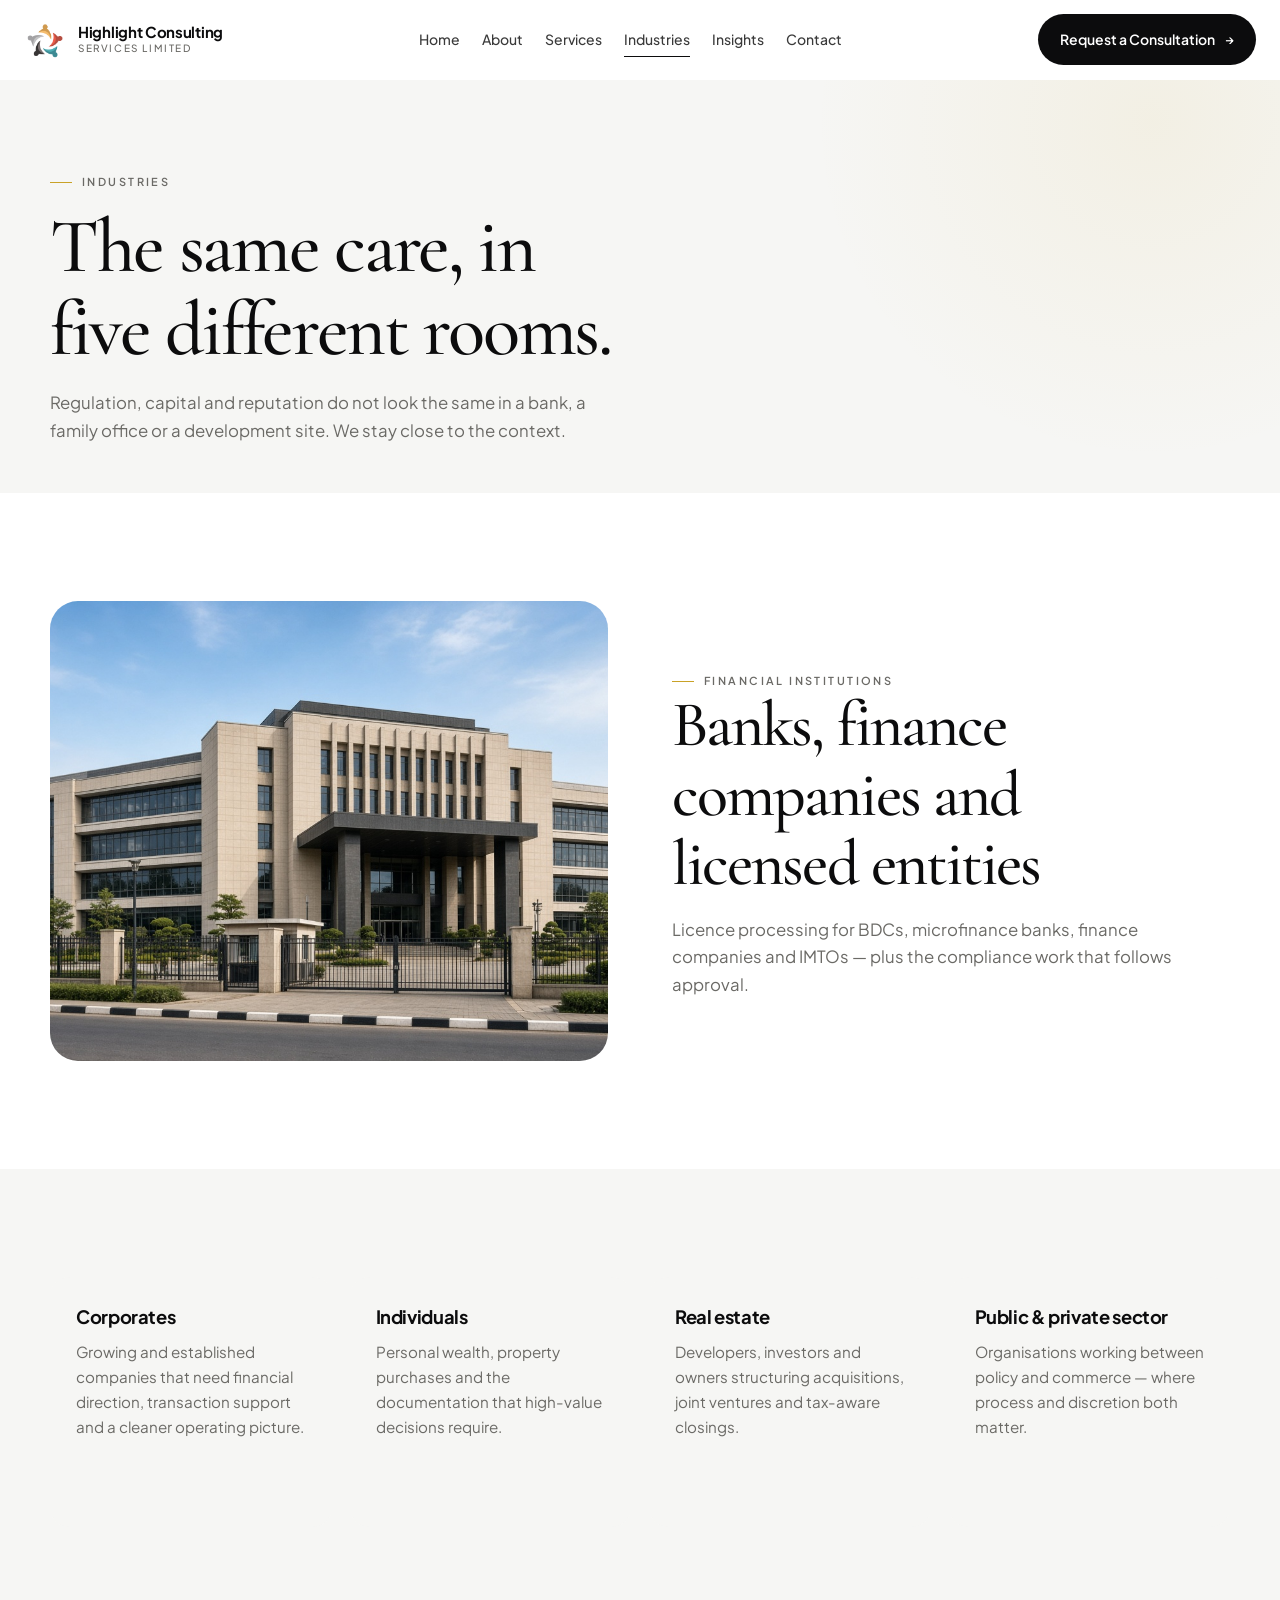
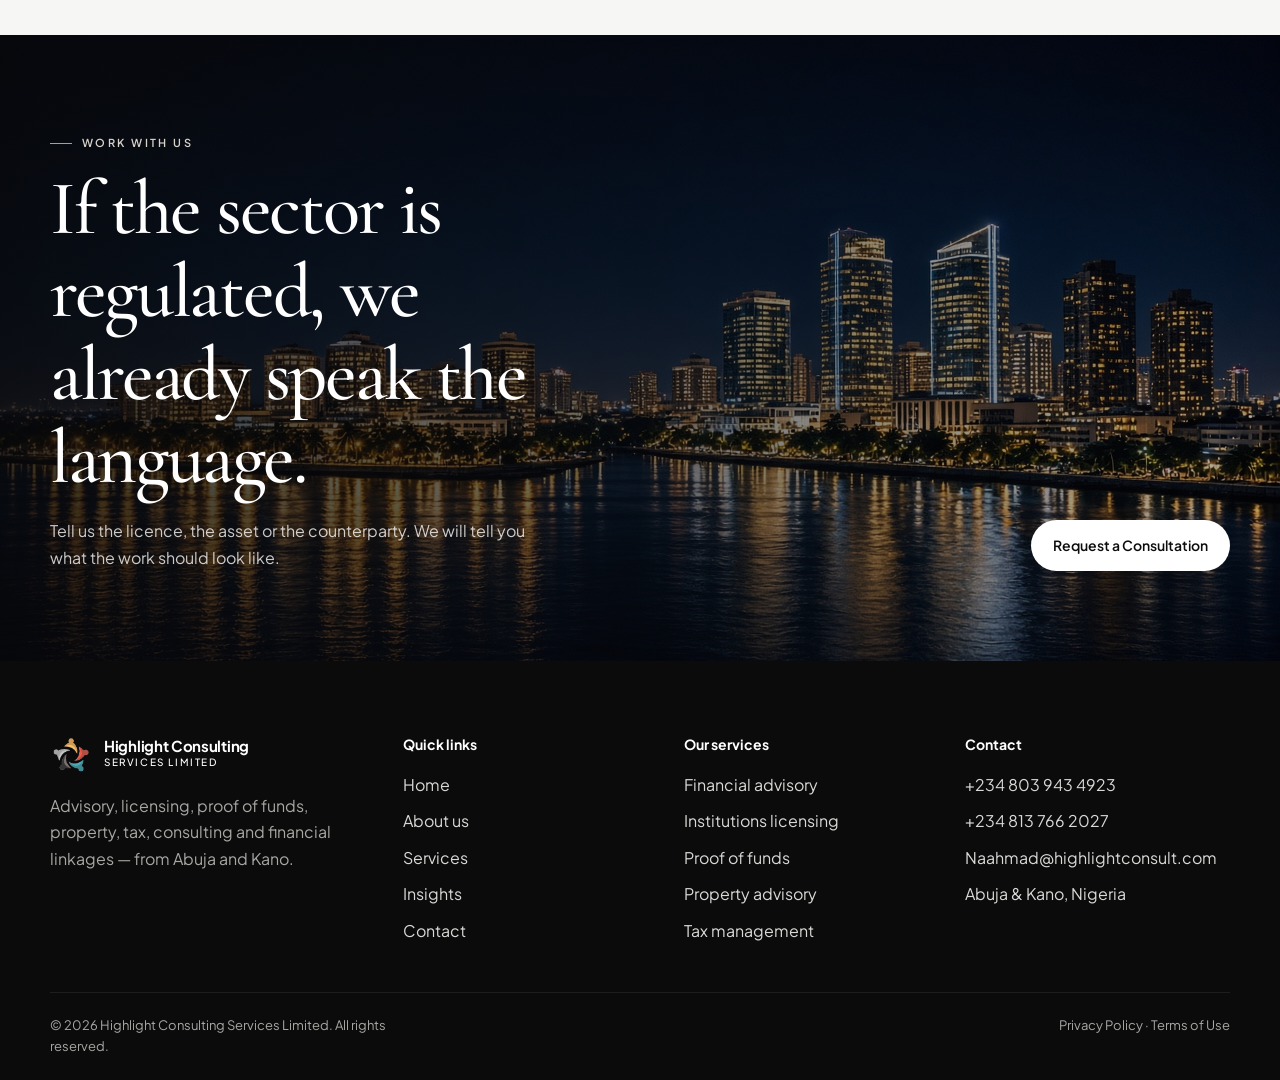
<file: industries.html>
<!DOCTYPE html>
<html lang="en">
<head>
  <meta charset="UTF-8">
  <meta name="viewport" content="width=device-width, initial-scale=1.0">
  <title>Industries | Highlight Consulting Services Limited</title>
  <meta name="description" content="We advise financial institutions, corporates, individuals, real estate clients and public-private organisations across Nigeria.">
  <link rel="icon" href="images/logo-mark.png" type="image/png">
  <link rel="preconnect" href="https://fonts.googleapis.com">
  <link rel="preconnect" href="https://fonts.gstatic.com" crossorigin>
  <link href="https://fonts.googleapis.com/css2?family=Cormorant+Garamond:ital,wght@0,500;0,600;1,500&family=Plus+Jakarta+Sans:wght@400;500;600;700&display=swap" rel="stylesheet">
  <link rel="stylesheet" href="css/styles.css?v=5">
</head>
<body>
  <header class="site-header">
    <div class="container-wide header-inner">
      <a class="brand" href="index.html">
        <img src="images/logo-mark.png" alt="Highlight Consulting mark">
        <span class="brand-copy"><strong>Highlight Consulting</strong><span>Services Limited</span></span>
      </a>
      <nav class="nav" aria-label="Primary">
        <a href="index.html">Home</a>
        <a href="about.html">About</a>
        <a href="services.html">Services</a>
        <a class="is-active" href="industries.html">Industries</a>
        <a href="insights.html">Insights</a>
        <a href="contact.html">Contact</a>
      </nav>
      <div class="header-cta">
        <a class="btn btn-dark" href="contact.html">Request a Consultation <i>→</i></a>
        <button class="menu-toggle" aria-label="Open menu" aria-expanded="false"><span></span></button>
      </div>
    </div>
  </header>

  <section class="page-hero">
    <div class="container">
      <p class="eyebrow">Industries</p>
      <h1>The same care, in five different rooms.</h1>
      <p class="lead">Regulation, capital and reputation do not look the same in a bank, a family office or a development site. We stay close to the context.</p>
    </div>
  </section>

  <section class="section">
    <div class="container split">
      <div class="media-frame">
        <img src="images/industry-finance.jpg" alt="Institutional building">
      </div>
      <div>
        <p class="eyebrow">Financial institutions</p>
        <h2 class="section-title">Banks, finance companies and licensed entities</h2>
        <p class="lead" style="margin-top:18px">Licence processing for BDCs, microfinance banks, finance companies and IMTOs — plus the compliance work that follows approval.</p>
      </div>
    </div>
  </section>

  <section class="section" style="background:var(--mist)">
    <div class="container">
      <div class="service-grid">
        <article class="service-card">
          <h3>Corporates</h3>
          <p>Growing and established companies that need financial direction, transaction support and a cleaner operating picture.</p>
        </article>
        <article class="service-card">
          <h3>Individuals</h3>
          <p>Personal wealth, property purchases and the documentation that high-value decisions require.</p>
        </article>
        <article class="service-card">
          <h3>Real estate</h3>
          <p>Developers, investors and owners structuring acquisitions, joint ventures and tax-aware closings.</p>
        </article>
        <article class="service-card">
          <h3>Public &amp; private sector</h3>
          <p>Organisations working between policy and commerce — where process and discretion both matter.</p>
        </article>
      </div>
    </div>
  </section>

  <section class="banner">
    <img src="images/cta-lagos-skyline.jpg" alt="Nigerian city skyline at night">
    <div class="container">
      <div>
        <p class="eyebrow" style="color:#d8d4cc">Work with us</p>
        <h2>If the sector is regulated, we already speak the language.</h2>
        <p>Tell us the licence, the asset or the counterparty. We will tell you what the work should look like.</p>
      </div>
      <a class="btn btn-light" href="contact.html">Request a Consultation</a>
    </div>
  </section>

  <footer class="site-footer">
    <div class="container footer-grid">
      <div>
        <a class="brand" href="index.html">
          <img src="images/logo-mark.png" alt="">
          <span class="brand-copy"><strong>Highlight Consulting</strong><span>Services Limited</span></span>
        </a>
        <p>Advisory, licensing, proof of funds, property, tax, consulting and financial linkages — from Abuja and Kano.</p>
      </div>
      <div>
        <h5>Quick links</h5>
        <ul>
          <li><a href="index.html">Home</a></li>
          <li><a href="about.html">About us</a></li>
          <li><a href="services.html">Services</a></li>
          <li><a href="insights.html">Insights</a></li>
          <li><a href="contact.html">Contact</a></li>
        </ul>
      </div>
      <div>
        <h5>Our services</h5>
        <ul>
          <li><a href="services.html#financial-advisory">Financial advisory</a></li>
          <li><a href="services.html#licensing">Institutions licensing</a></li>
          <li><a href="services.html#proof-of-funds">Proof of funds</a></li>
          <li><a href="services.html#property">Property advisory</a></li>
          <li><a href="services.html#tax">Tax management</a></li>
        </ul>
      </div>
      <div>
        <h5>Contact</h5>
        <ul>
          <li><a href="tel:+2348039434923">+234 803 943 4923</a></li>
          <li><a href="tel:+2348137662027">+234 813 766 2027</a></li>
          <li><a href="mailto:Naahmad@highlightconsult.com">Naahmad@highlightconsult.com</a></li>
          <li>Abuja &amp; Kano, Nigeria</li>
        </ul>
      </div>
    </div>
    <div class="container footer-base">
      <p>© 2026 Highlight Consulting Services Limited. All rights reserved.</p>
      <p><a href="privacy.html">Privacy Policy</a> · <a href="terms.html">Terms of Use</a></p>
    </div>
  </footer>
  <script src="js/main.js"></script>
</body>
</html>
</file>
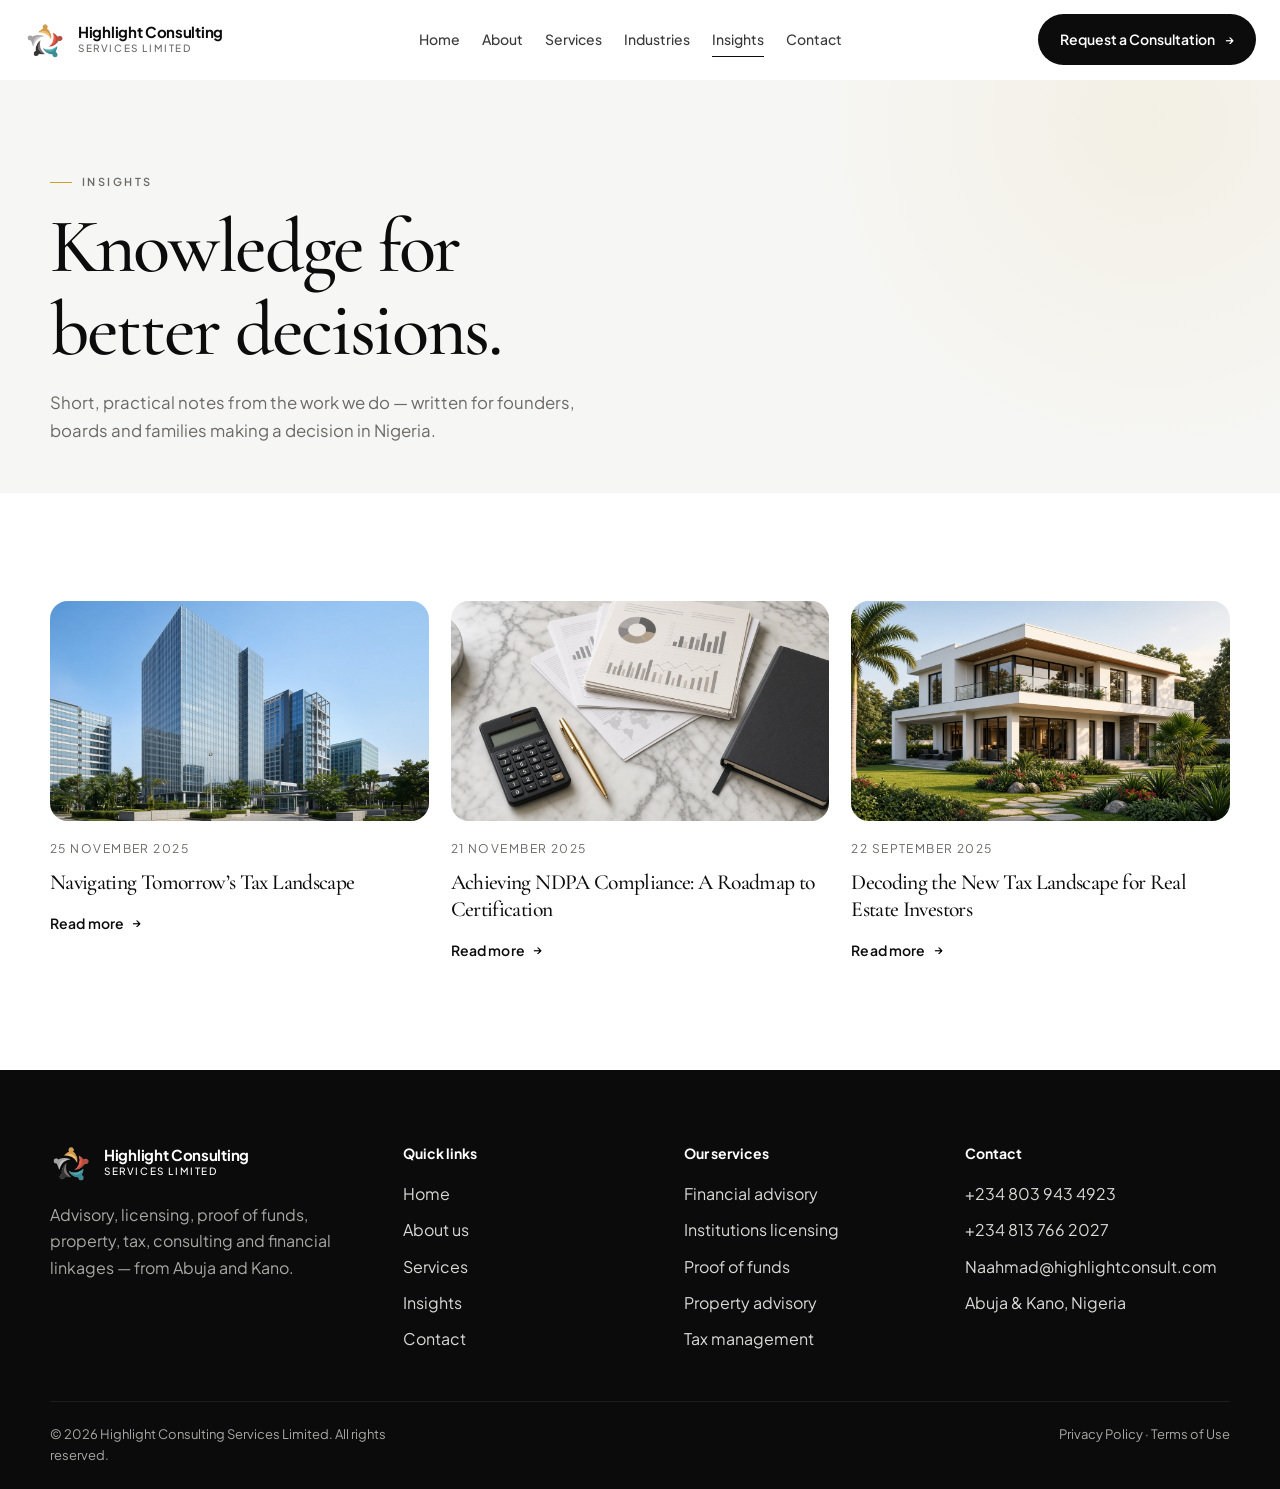
<file: insights.html>
<!DOCTYPE html>
<html lang="en">
<head>
  <meta charset="UTF-8">
  <meta name="viewport" content="width=device-width, initial-scale=1.0">
  <title>Insights | Highlight Consulting Services Limited</title>
  <meta name="description" content="Notes from Highlight Consulting on business structuring, CBN licensing and tax in Nigerian property transactions.">
  <link rel="icon" href="images/logo-mark.png" type="image/png">
  <link rel="preconnect" href="https://fonts.googleapis.com">
  <link rel="preconnect" href="https://fonts.gstatic.com" crossorigin>
  <link href="https://fonts.googleapis.com/css2?family=Cormorant+Garamond:ital,wght@0,500;0,600;1,500&family=Plus+Jakarta+Sans:wght@400;500;600;700&display=swap" rel="stylesheet">
  <link rel="stylesheet" href="css/styles.css?v=5">
</head>
<body>
  <header class="site-header">
    <div class="container-wide header-inner">
      <a class="brand" href="index.html">
        <img src="images/logo-mark.png" alt="Highlight Consulting mark">
        <span class="brand-copy"><strong>Highlight Consulting</strong><span>Services Limited</span></span>
      </a>
      <nav class="nav" aria-label="Primary">
        <a href="index.html">Home</a>
        <a href="about.html">About</a>
        <a href="services.html">Services</a>
        <a href="industries.html">Industries</a>
        <a class="is-active" href="insights.html">Insights</a>
        <a href="contact.html">Contact</a>
      </nav>
      <div class="header-cta">
        <a class="btn btn-dark" href="contact.html">Request a Consultation <i>→</i></a>
        <button class="menu-toggle" aria-label="Open menu" aria-expanded="false"><span></span></button>
      </div>
    </div>
  </header>

  <section class="page-hero">
    <div class="container">
      <p class="eyebrow">Insights</p>
      <h1>Knowledge for better decisions.</h1>
      <p class="lead">Short, practical notes from the work we do — written for founders, boards and families making a decision in Nigeria.</p>
    </div>
  </section>

  <section class="section">
    <div class="container insight-grid">
      <article class="insight-card">
        <img src="images/insight-structuring.jpg" alt="Nigerian commercial buildings">
        <time datetime="2025-11-25">25 November 2025</time>
        <h3>Navigating Tomorrow’s Tax Landscape</h3>
        <a class="link-arrow" href="insights/business-structuring.html">Read more <i>→</i></a>
      </article>
      <article class="insight-card">
        <img src="images/insight-licensing.jpg" alt="Financial documents and calculator">
        <time datetime="2025-11-21">21 November 2025</time>
        <h3>Achieving NDPA Compliance: A Roadmap to Certification</h3>
        <a class="link-arrow" href="insights/cbn-licensing.html">Read more <i>→</i></a>
      </article>
      <article class="insight-card">
        <img src="images/insight-property.jpg" alt="Residential property in Nigeria">
        <time datetime="2025-09-22">22 September 2025</time>
        <h3>Decoding the New Tax Landscape for Real Estate Investors</h3>
        <a class="link-arrow" href="insights/property-tax.html">Read more <i>→</i></a>
      </article>
    </div>
  </section>

  <footer class="site-footer">
    <div class="container footer-grid">
      <div>
        <a class="brand" href="index.html">
          <img src="images/logo-mark.png" alt="">
          <span class="brand-copy"><strong>Highlight Consulting</strong><span>Services Limited</span></span>
        </a>
        <p>Advisory, licensing, proof of funds, property, tax, consulting and financial linkages — from Abuja and Kano.</p>
      </div>
      <div>
        <h5>Quick links</h5>
        <ul>
          <li><a href="index.html">Home</a></li>
          <li><a href="about.html">About us</a></li>
          <li><a href="services.html">Services</a></li>
          <li><a href="insights.html">Insights</a></li>
          <li><a href="contact.html">Contact</a></li>
        </ul>
      </div>
      <div>
        <h5>Our services</h5>
        <ul>
          <li><a href="services.html#financial-advisory">Financial advisory</a></li>
          <li><a href="services.html#licensing">Institutions licensing</a></li>
          <li><a href="services.html#proof-of-funds">Proof of funds</a></li>
          <li><a href="services.html#property">Property advisory</a></li>
          <li><a href="services.html#tax">Tax management</a></li>
        </ul>
      </div>
      <div>
        <h5>Contact</h5>
        <ul>
          <li><a href="tel:+2348039434923">+234 803 943 4923</a></li>
          <li><a href="tel:+2348137662027">+234 813 766 2027</a></li>
          <li><a href="mailto:Naahmad@highlightconsult.com">Naahmad@highlightconsult.com</a></li>
          <li>Abuja &amp; Kano, Nigeria</li>
        </ul>
      </div>
    </div>
    <div class="container footer-base">
      <p>© 2026 Highlight Consulting Services Limited. All rights reserved.</p>
      <p><a href="privacy.html">Privacy Policy</a> · <a href="terms.html">Terms of Use</a></p>
    </div>
  </footer>
  <script src="js/main.js"></script>
</body>
</html>
</file>
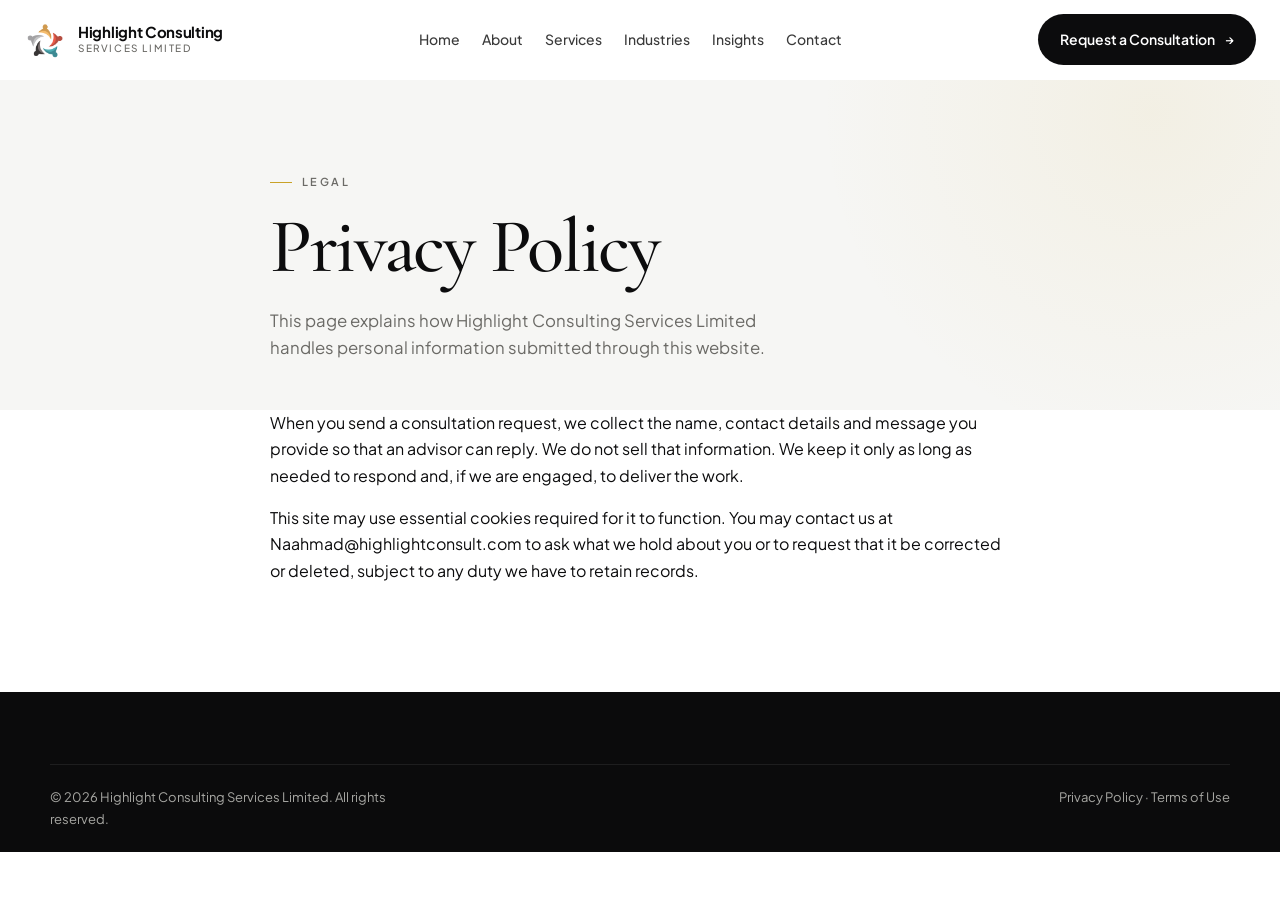
<file: privacy.html>
<!DOCTYPE html>
<html lang="en">
<head>
  <meta charset="UTF-8">
  <meta name="viewport" content="width=device-width, initial-scale=1.0">
  <title>Privacy Policy | Highlight Consulting Services Limited</title>
  <link rel="icon" href="images/logo-mark.png" type="image/png">
  <link rel="preconnect" href="https://fonts.googleapis.com">
  <link rel="preconnect" href="https://fonts.gstatic.com" crossorigin>
  <link href="https://fonts.googleapis.com/css2?family=Cormorant+Garamond:ital,wght@0,500;0,600;1,500&family=Plus+Jakarta+Sans:wght@400;500;600;700&display=swap" rel="stylesheet">
  <link rel="stylesheet" href="css/styles.css?v=5">
</head>
<body>
  <header class="site-header">
    <div class="container-wide header-inner">
      <a class="brand" href="index.html">
        <img src="images/logo-mark.png" alt="Highlight Consulting mark">
        <span class="brand-copy"><strong>Highlight Consulting</strong><span>Services Limited</span></span>
      </a>
      <nav class="nav" aria-label="Primary">
        <a href="index.html">Home</a>
        <a href="about.html">About</a>
        <a href="services.html">Services</a>
        <a href="industries.html">Industries</a>
        <a href="insights.html">Insights</a>
        <a href="contact.html">Contact</a>
      </nav>
      <div class="header-cta">
        <a class="btn btn-dark" href="contact.html">Request a Consultation <i>→</i></a>
        <button class="menu-toggle" aria-label="Open menu" aria-expanded="false"><span></span></button>
      </div>
    </div>
  </header>
  <section class="page-hero">
    <div class="container prose">
      <p class="eyebrow">Legal</p>
      <h1>Privacy Policy</h1>
      <p class="lead">This page explains how Highlight Consulting Services Limited handles personal information submitted through this website.</p>
    </div>
  </section>
  <section class="section" style="padding-top:0">
    <div class="container prose">
      <p>When you send a consultation request, we collect the name, contact details and message you provide so that an advisor can reply. We do not sell that information. We keep it only as long as needed to respond and, if we are engaged, to deliver the work.</p>
      <p>This site may use essential cookies required for it to function. You may contact us at Naahmad@highlightconsult.com to ask what we hold about you or to request that it be corrected or deleted, subject to any duty we have to retain records.</p>
    </div>
  </section>
  <footer class="site-footer">
    <div class="container footer-base">
      <p>© 2026 Highlight Consulting Services Limited. All rights reserved.</p>
      <p><a href="privacy.html">Privacy Policy</a> · <a href="terms.html">Terms of Use</a></p>
    </div>
  </footer>
  <script src="js/main.js"></script>
</body>
</html>
</file>
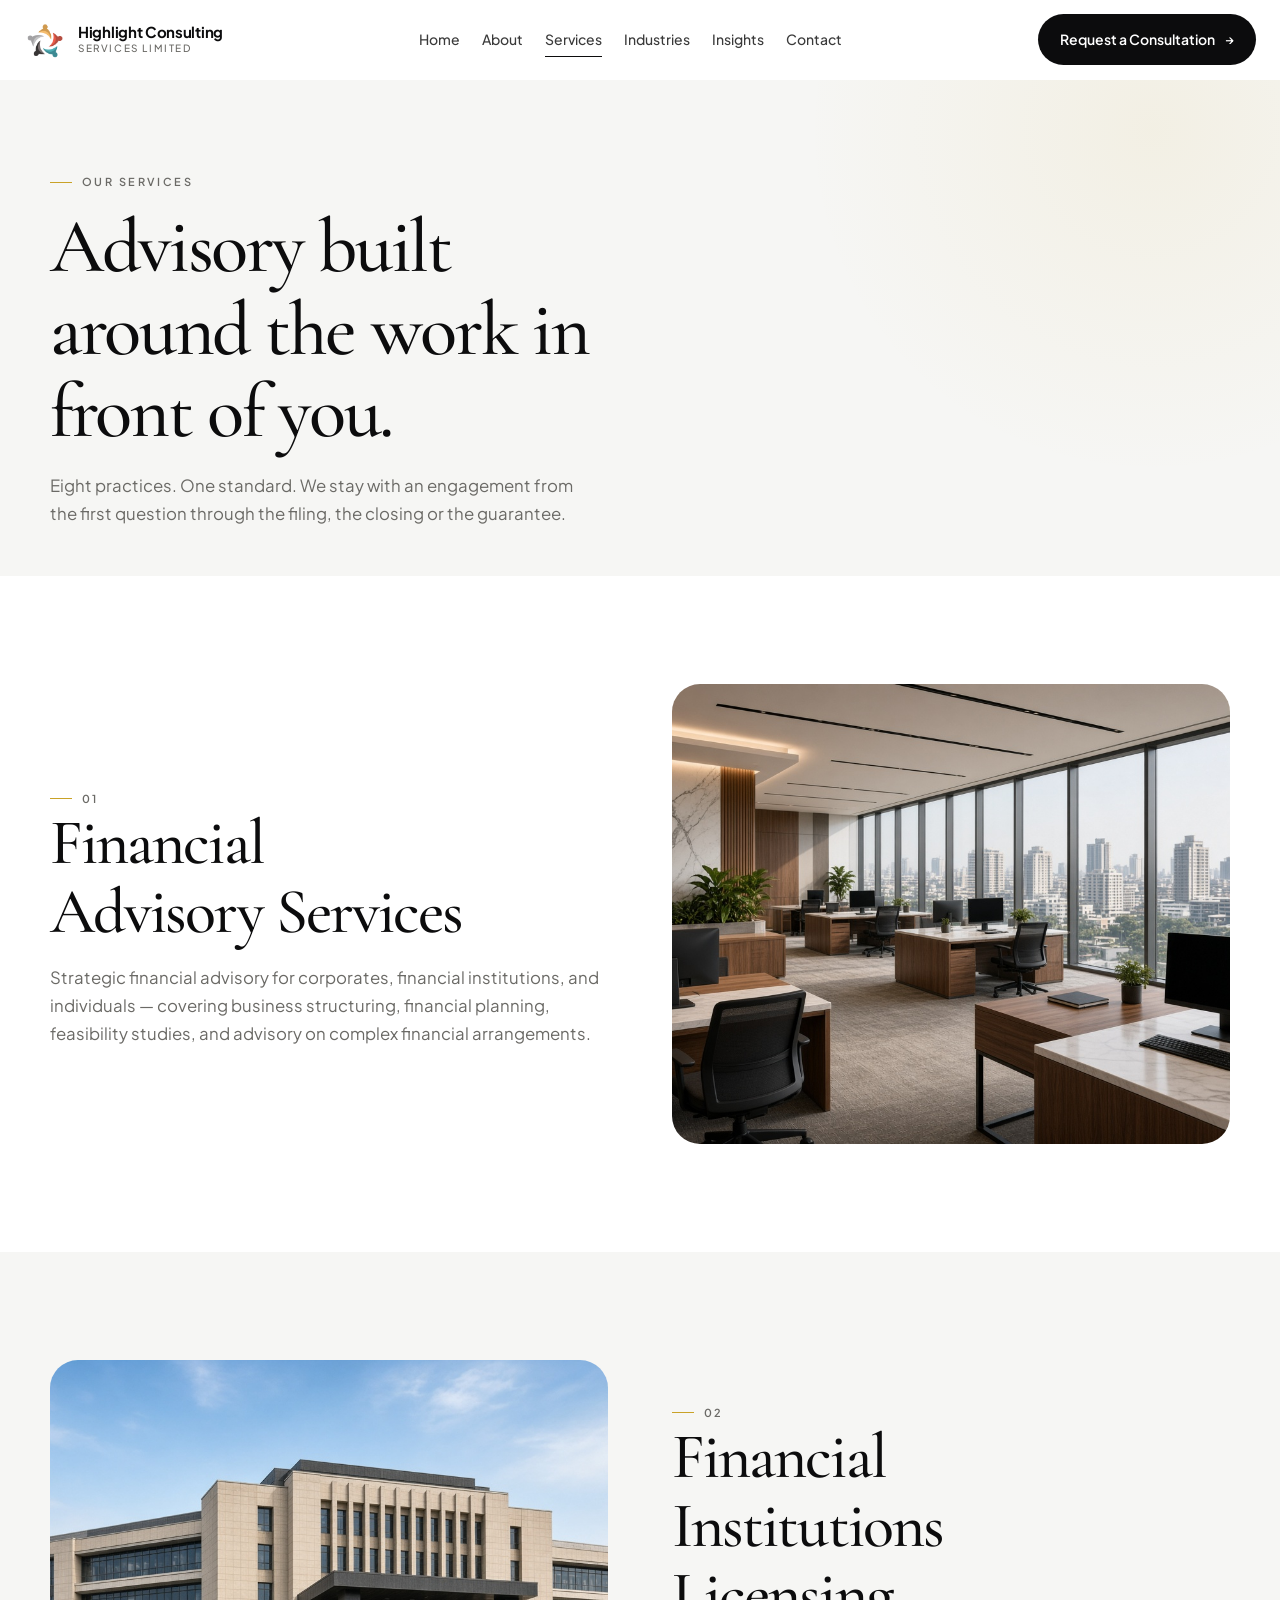
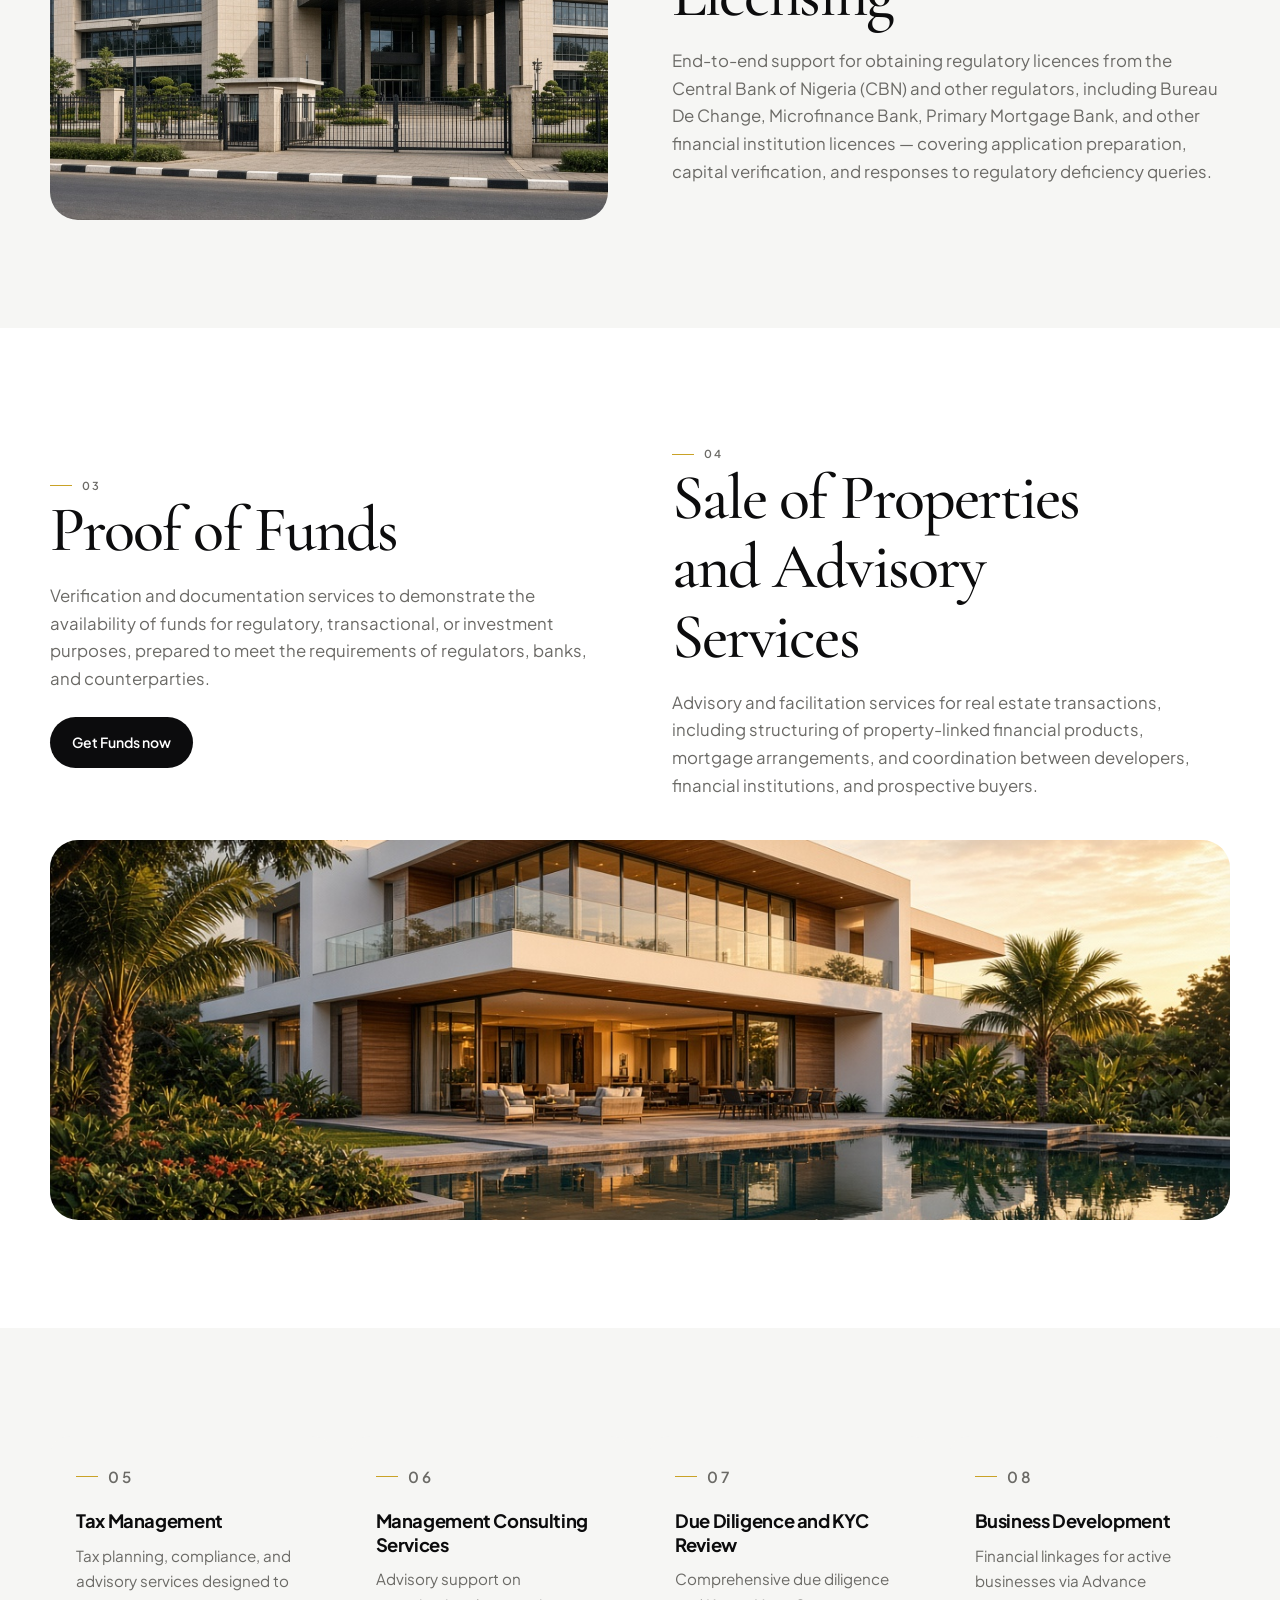
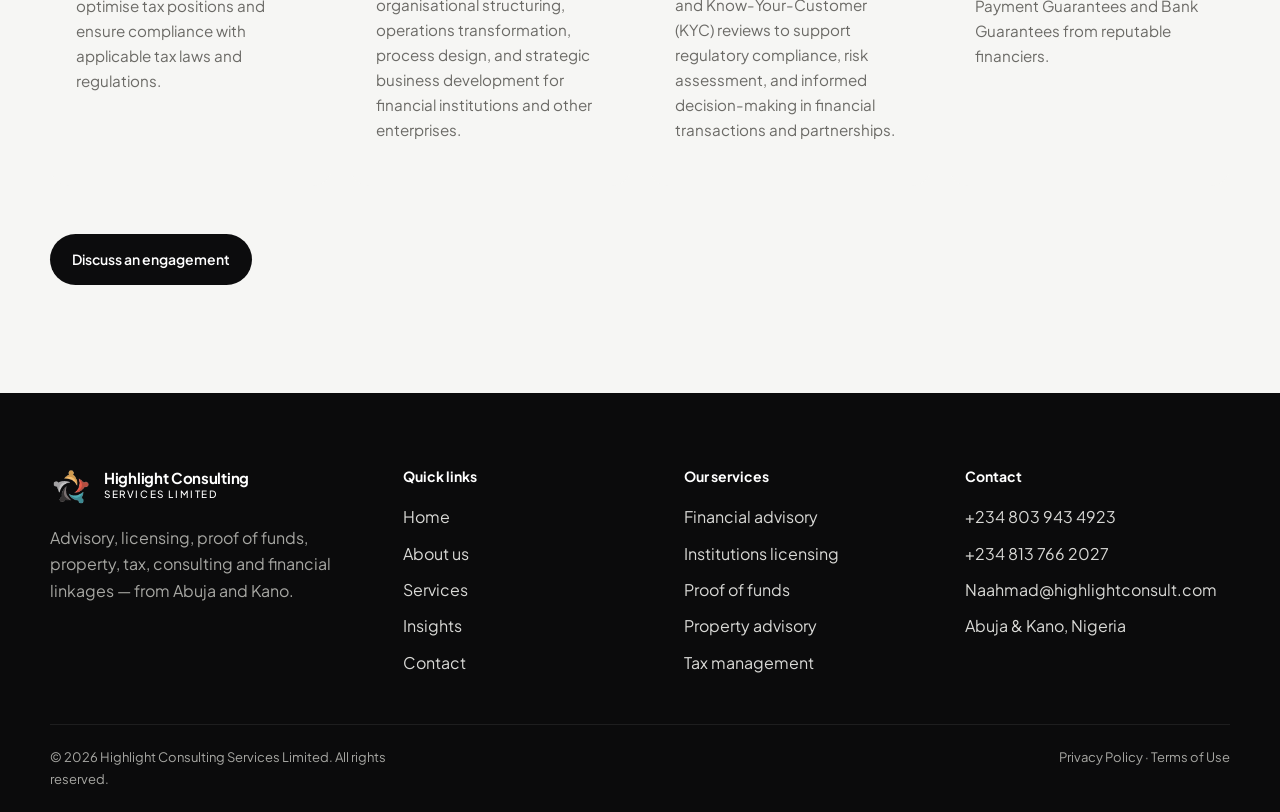
<file: services.html>
<!DOCTYPE html>
<html lang="en">
<head>
  <meta charset="UTF-8">
  <meta name="viewport" content="width=device-width, initial-scale=1.0">
  <title>Services | Highlight Consulting Services Limited</title>
  <meta name="description" content="Financial advisory, CBN licensing, proof of funds, property advisory, tax management, management consulting, due diligence and KYC, and business development.">
  <link rel="icon" href="images/logo-mark.png" type="image/png">
  <link rel="preconnect" href="https://fonts.googleapis.com">
  <link rel="preconnect" href="https://fonts.gstatic.com" crossorigin>
  <link href="https://fonts.googleapis.com/css2?family=Cormorant+Garamond:ital,wght@0,500;0,600;1,500&family=Plus+Jakarta+Sans:wght@400;500;600;700&display=swap" rel="stylesheet">
  <link rel="stylesheet" href="css/styles.css?v=5">
</head>
<body>
  <header class="site-header">
    <div class="container-wide header-inner">
      <a class="brand" href="index.html">
        <img src="images/logo-mark.png" alt="Highlight Consulting mark">
        <span class="brand-copy"><strong>Highlight Consulting</strong><span>Services Limited</span></span>
      </a>
      <nav class="nav" aria-label="Primary">
        <a href="index.html">Home</a>
        <a href="about.html">About</a>
        <a class="is-active" href="services.html">Services</a>
        <a href="industries.html">Industries</a>
        <a href="insights.html">Insights</a>
        <a href="contact.html">Contact</a>
      </nav>
      <div class="header-cta">
        <a class="btn btn-dark" href="contact.html">Request a Consultation <i>→</i></a>
        <button class="menu-toggle" aria-label="Open menu" aria-expanded="false"><span></span></button>
      </div>
    </div>
  </header>

  <section class="page-hero">
    <div class="container">
      <p class="eyebrow">Our services</p>
      <h1>Advisory built around the work in front of you.</h1>
      <p class="lead">Eight practices. One standard. We stay with an engagement from the first question through the filing, the closing or the guarantee.</p>
    </div>
  </section>

  <section class="section" id="financial-advisory">
    <div class="container split">
      <div>
        <p class="eyebrow">01</p>
        <h2 class="section-title">Financial Advisory Services</h2>
        <p class="lead" style="margin-top:18px">Strategic financial advisory for corporates, financial institutions, and individuals — covering business structuring, financial planning, feasibility studies, and advisory on complex financial arrangements.</p>
      </div>
      <div class="media-frame">
        <img src="images/office-interior.jpg" alt="Advisory workspace">
      </div>
    </div>
  </section>

  <section class="section" id="licensing" style="background:var(--mist)">
    <div class="container split">
      <div class="media-frame">
        <img src="images/industry-finance.jpg" alt="Financial institution building">
      </div>
      <div>
        <p class="eyebrow">02</p>
        <h2 class="section-title">Financial Institutions Licensing</h2>
        <p class="lead" style="margin-top:18px">End-to-end support for obtaining regulatory licences from the Central Bank of Nigeria (CBN) and other regulators, including Bureau De Change, Microfinance Bank, Primary Mortgage Bank, and other financial institution licences — covering application preparation, capital verification, and responses to regulatory deficiency queries.</p>
      </div>
    </div>
  </section>

  <section class="section" id="proof-of-funds">
    <div class="container split">
      <div>
        <p class="eyebrow">03</p>
        <h2 class="section-title">Proof of Funds</h2>
        <p class="lead" style="margin-top:18px">Verification and documentation services to demonstrate the availability of funds for regulatory, transactional, or investment purposes, prepared to meet the requirements of regulators, banks, and counterparties.</p>
        <a class="btn btn-dark" href="pof/" style="margin-top:24px">Get Funds now</a>
      </div>
      <div>
        <p class="eyebrow">04</p>
        <h2 class="section-title" id="property">Sale of Properties and Advisory Services</h2>
        <p class="lead" style="margin-top:18px">Advisory and facilitation services for real estate transactions, including structuring of property-linked financial products, mortgage arrangements, and coordination between developers, financial institutions, and prospective buyers.</p>
      </div>
    </div>
    <div class="container" style="margin-top:40px">
      <div class="media-frame" style="height:380px">
        <img src="images/service-property.jpg" alt="Luxury residence prepared for a property advisory engagement">
      </div>
    </div>
  </section>

  <section class="section" style="background:var(--mist)">
    <div class="container">
      <div class="service-grid">
        <article class="service-card" id="tax">
          <p class="eyebrow">05</p>
          <h3>Tax Management</h3>
          <p>Tax planning, compliance, and advisory services designed to optimise tax positions and ensure compliance with applicable tax laws and regulations.</p>
        </article>
        <article class="service-card" id="consulting">
          <p class="eyebrow">06</p>
          <h3>Management Consulting Services</h3>
          <p>Advisory support on organisational structuring, operations transformation, process design, and strategic business development for financial institutions and other enterprises.</p>
        </article>
        <article class="service-card" id="diligence">
          <p class="eyebrow">07</p>
          <h3>Due Diligence and KYC Review</h3>
          <p>Comprehensive due diligence and Know-Your-Customer (KYC) reviews to support regulatory compliance, risk assessment, and informed decision-making in financial transactions and partnerships.</p>
        </article>
        <article class="service-card" id="development">
          <p class="eyebrow">08</p>
          <h3>Business Development</h3>
          <p>Financial linkages for active businesses via Advance Payment Guarantees and Bank Guarantees from reputable financiers.</p>
        </article>
      </div>
      <div style="margin-top:48px">
        <a class="btn btn-dark" href="contact.html">Discuss an engagement</a>
      </div>
    </div>
  </section>

  <footer class="site-footer">
    <div class="container footer-grid">
      <div>
        <a class="brand" href="index.html">
          <img src="images/logo-mark.png" alt="">
          <span class="brand-copy"><strong>Highlight Consulting</strong><span>Services Limited</span></span>
        </a>
        <p>Advisory, licensing, proof of funds, property, tax, consulting and financial linkages — from Abuja and Kano.</p>
      </div>
      <div>
        <h5>Quick links</h5>
        <ul>
          <li><a href="index.html">Home</a></li>
          <li><a href="about.html">About us</a></li>
          <li><a href="services.html">Services</a></li>
          <li><a href="insights.html">Insights</a></li>
          <li><a href="contact.html">Contact</a></li>
        </ul>
      </div>
      <div>
        <h5>Our services</h5>
        <ul>
          <li><a href="services.html#financial-advisory">Financial advisory</a></li>
          <li><a href="services.html#licensing">Institutions licensing</a></li>
          <li><a href="services.html#proof-of-funds">Proof of funds</a></li>
          <li><a href="services.html#property">Property advisory</a></li>
          <li><a href="services.html#tax">Tax management</a></li>
        </ul>
      </div>
      <div>
        <h5>Contact</h5>
        <ul>
          <li><a href="tel:+2348039434923">+234 803 943 4923</a></li>
          <li><a href="tel:+2348137662027">+234 813 766 2027</a></li>
          <li><a href="mailto:Naahmad@highlightconsult.com">Naahmad@highlightconsult.com</a></li>
          <li>Abuja &amp; Kano, Nigeria</li>
        </ul>
      </div>
    </div>
    <div class="container footer-base">
      <p>© 2026 Highlight Consulting Services Limited. All rights reserved.</p>
      <p><a href="privacy.html">Privacy Policy</a> · <a href="terms.html">Terms of Use</a></p>
    </div>
  </footer>
  <script src="js/main.js"></script>
</body>
</html>
</file>
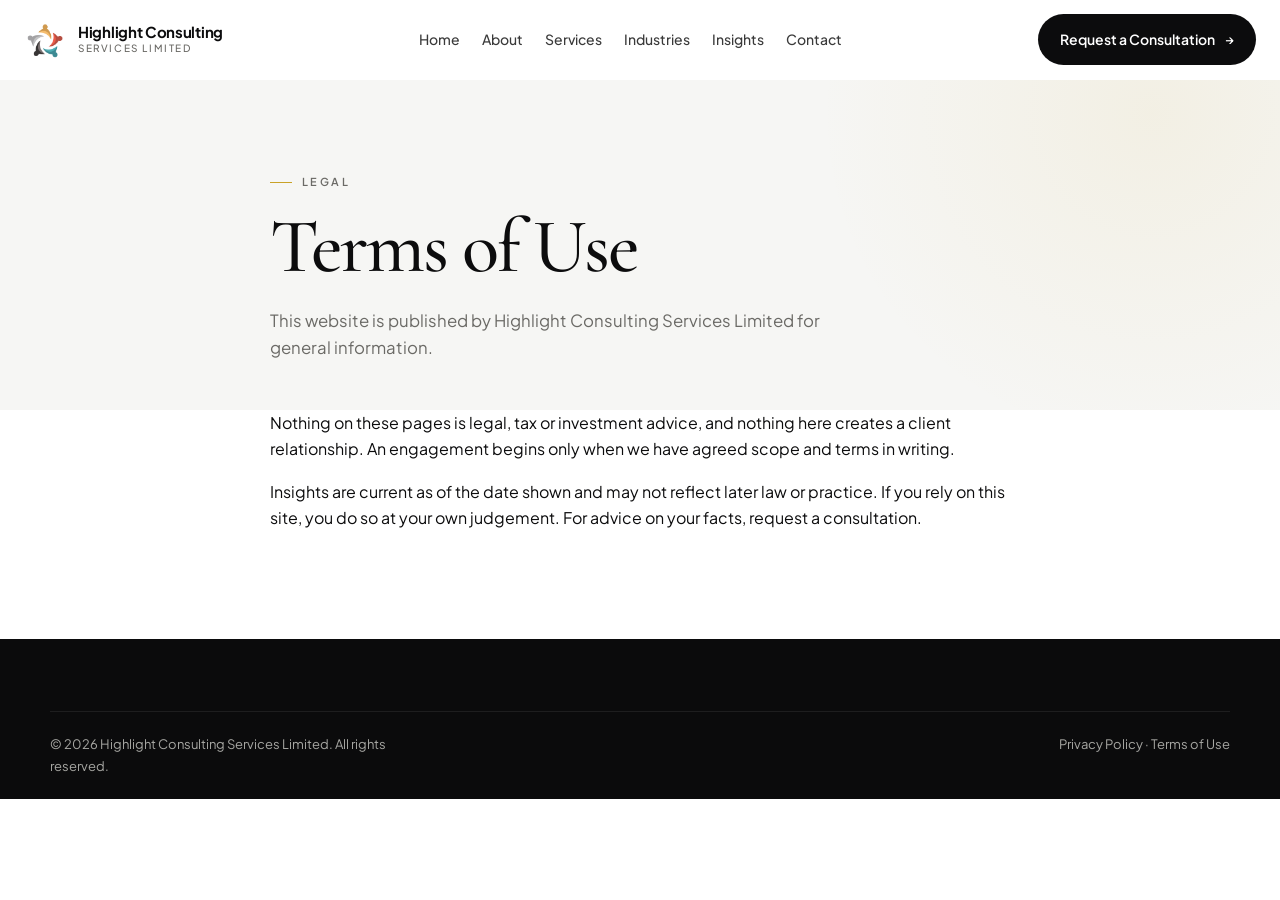
<file: terms.html>
<!DOCTYPE html>
<html lang="en">
<head>
  <meta charset="UTF-8">
  <meta name="viewport" content="width=device-width, initial-scale=1.0">
  <title>Terms of Use | Highlight Consulting Services Limited</title>
  <link rel="icon" href="images/logo-mark.png" type="image/png">
  <link rel="preconnect" href="https://fonts.googleapis.com">
  <link rel="preconnect" href="https://fonts.gstatic.com" crossorigin>
  <link href="https://fonts.googleapis.com/css2?family=Cormorant+Garamond:ital,wght@0,500;0,600;1,500&family=Plus+Jakarta+Sans:wght@400;500;600;700&display=swap" rel="stylesheet">
  <link rel="stylesheet" href="css/styles.css?v=5">
</head>
<body>
  <header class="site-header">
    <div class="container-wide header-inner">
      <a class="brand" href="index.html">
        <img src="images/logo-mark.png" alt="Highlight Consulting mark">
        <span class="brand-copy"><strong>Highlight Consulting</strong><span>Services Limited</span></span>
      </a>
      <nav class="nav" aria-label="Primary">
        <a href="index.html">Home</a>
        <a href="about.html">About</a>
        <a href="services.html">Services</a>
        <a href="industries.html">Industries</a>
        <a href="insights.html">Insights</a>
        <a href="contact.html">Contact</a>
      </nav>
      <div class="header-cta">
        <a class="btn btn-dark" href="contact.html">Request a Consultation <i>→</i></a>
        <button class="menu-toggle" aria-label="Open menu" aria-expanded="false"><span></span></button>
      </div>
    </div>
  </header>
  <section class="page-hero">
    <div class="container prose">
      <p class="eyebrow">Legal</p>
      <h1>Terms of Use</h1>
      <p class="lead">This website is published by Highlight Consulting Services Limited for general information.</p>
    </div>
  </section>
  <section class="section" style="padding-top:0">
    <div class="container prose">
      <p>Nothing on these pages is legal, tax or investment advice, and nothing here creates a client relationship. An engagement begins only when we have agreed scope and terms in writing.</p>
      <p>Insights are current as of the date shown and may not reflect later law or practice. If you rely on this site, you do so at your own judgement. For advice on your facts, request a consultation.</p>
    </div>
  </section>
  <footer class="site-footer">
    <div class="container footer-base">
      <p>© 2026 Highlight Consulting Services Limited. All rights reserved.</p>
      <p><a href="privacy.html">Privacy Policy</a> · <a href="terms.html">Terms of Use</a></p>
    </div>
  </footer>
  <script src="js/main.js"></script>
</body>
</html>
</file>
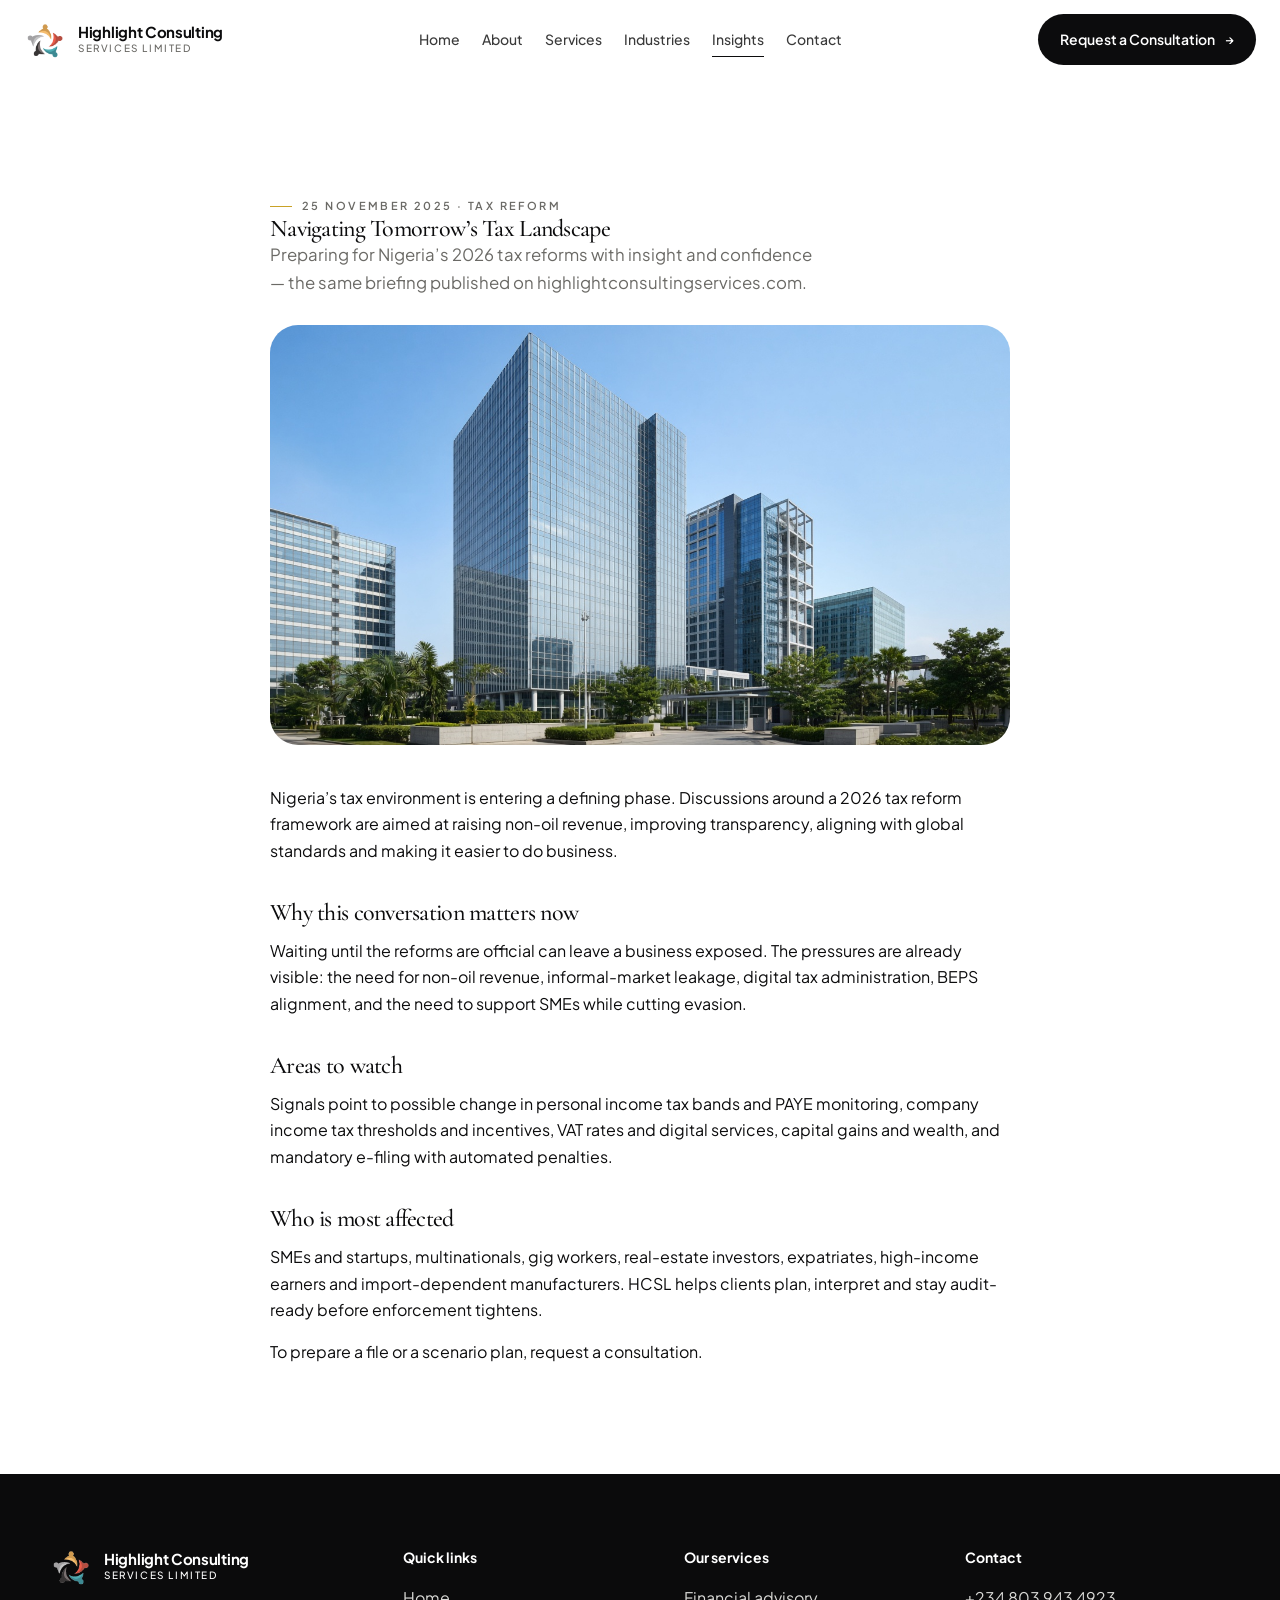
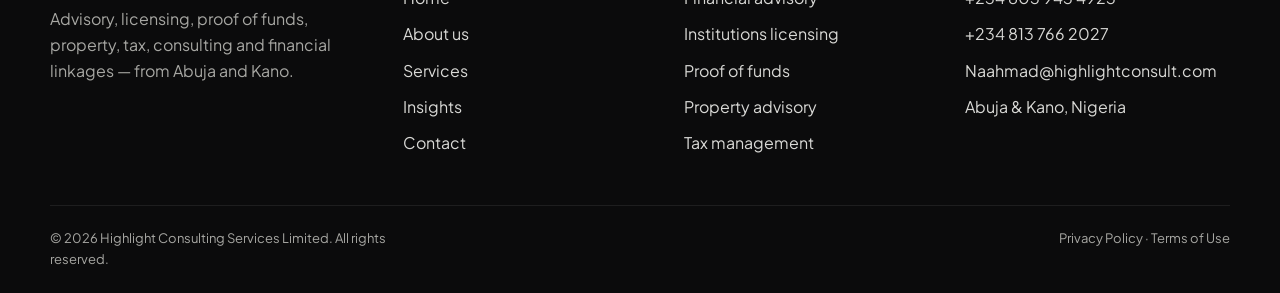
<file: insights/business-structuring.html>
<!DOCTYPE html>
<html lang="en">
<head>
  <meta charset="UTF-8">
  <meta name="viewport" content="width=device-width, initial-scale=1.0">
  <title>Nigeria 2026 Tax Reforms | Highlight Consulting</title>
  <link rel="icon" href="../images/logo-mark.png" type="image/png">
  <link rel="preconnect" href="https://fonts.googleapis.com">
  <link rel="preconnect" href="https://fonts.gstatic.com" crossorigin>
  <link href="https://fonts.googleapis.com/css2?family=Cormorant+Garamond:ital,wght@0,500;0,600;1,500&family=Plus+Jakarta+Sans:wght@400;500;600;700&display=swap" rel="stylesheet">
  <link rel="stylesheet" href="../css/styles.css?v=5">
</head>
<body>
  <header class="site-header">
    <div class="container-wide header-inner">
      <a class="brand" href="../index.html">
        <img src="../images/logo-mark.png" alt="Highlight Consulting mark">
        <span class="brand-copy"><strong>Highlight Consulting</strong><span>Services Limited</span></span>
      </a>
      <nav class="nav" aria-label="Primary">
        <a href="../index.html">Home</a>
        <a href="../about.html">About</a>
        <a href="../services.html">Services</a>
        <a href="../industries.html">Industries</a>
        <a class="is-active" href="../insights.html">Insights</a>
        <a href="../contact.html">Contact</a>
      </nav>
      <div class="header-cta">
        <a class="btn btn-dark" href="../contact.html">Request a Consultation <i>→</i></a>
        <button class="menu-toggle" aria-label="Open menu" aria-expanded="false"><span></span></button>
      </div>
    </div>
  </header>

  <article class="section">
    <div class="container prose article-hero">
      <p class="eyebrow">25 November 2025 · Tax reform</p>
      <h1>Navigating Tomorrow’s Tax Landscape</h1>
      <p class="lead">Preparing for Nigeria’s 2026 tax reforms with insight and confidence — the same briefing published on highlightconsultingservices.com.</p>
      <img src="../images/insight-structuring.jpg" alt="Nigerian commercial buildings">
      <p>Nigeria’s tax environment is entering a defining phase. Discussions around a 2026 tax reform framework are aimed at raising non-oil revenue, improving transparency, aligning with global standards and making it easier to do business.</p>
      <h2>Why this conversation matters now</h2>
      <p>Waiting until the reforms are official can leave a business exposed. The pressures are already visible: the need for non-oil revenue, informal-market leakage, digital tax administration, BEPS alignment, and the need to support SMEs while cutting evasion.</p>
      <h2>Areas to watch</h2>
      <p>Signals point to possible change in personal income tax bands and PAYE monitoring, company income tax thresholds and incentives, VAT rates and digital services, capital gains and wealth, and mandatory e-filing with automated penalties.</p>
      <h2>Who is most affected</h2>
      <p>SMEs and startups, multinationals, gig workers, real-estate investors, expatriates, high-income earners and import-dependent manufacturers. HCSL helps clients plan, interpret and stay audit-ready before enforcement tightens.</p>
      <p>To prepare a file or a scenario plan, <a href="../contact.html">request a consultation</a>.</p>
    </div>
  </article>

  <footer class="site-footer">
    <div class="container footer-grid">
      <div>
        <a class="brand" href="../index.html">
          <img src="../images/logo-mark.png" alt="">
          <span class="brand-copy"><strong>Highlight Consulting</strong><span>Services Limited</span></span>
        </a>
        <p>Advisory, licensing, proof of funds, property, tax, consulting and financial linkages — from Abuja and Kano.</p>
      </div>
      <div>
        <h5>Quick links</h5>
        <ul>
          <li><a href="../index.html">Home</a></li>
          <li><a href="../about.html">About us</a></li>
          <li><a href="../services.html">Services</a></li>
          <li><a href="../insights.html">Insights</a></li>
          <li><a href="../contact.html">Contact</a></li>
        </ul>
      </div>
      <div>
        <h5>Our services</h5>
        <ul>
          <li><a href="../services.html#financial-advisory">Financial advisory</a></li>
          <li><a href="../services.html#licensing">Institutions licensing</a></li>
          <li><a href="../services.html#proof-of-funds">Proof of funds</a></li>
          <li><a href="../services.html#property">Property advisory</a></li>
          <li><a href="../services.html#tax">Tax management</a></li>
        </ul>
      </div>
      <div>
        <h5>Contact</h5>
        <ul>
          <li><a href="tel:+2348039434923">+234 803 943 4923</a></li>
          <li><a href="tel:+2348137662027">+234 813 766 2027</a></li>
          <li><a href="mailto:Naahmad@highlightconsult.com">Naahmad@highlightconsult.com</a></li>
          <li>Abuja &amp; Kano, Nigeria</li>
        </ul>
      </div>
    </div>
    <div class="container footer-base">
      <p>© 2026 Highlight Consulting Services Limited. All rights reserved.</p>
      <p><a href="../privacy.html">Privacy Policy</a> · <a href="../terms.html">Terms of Use</a></p>
    </div>
  </footer>
  <script src="../js/main.js"></script>
</body>
</html>
</file>
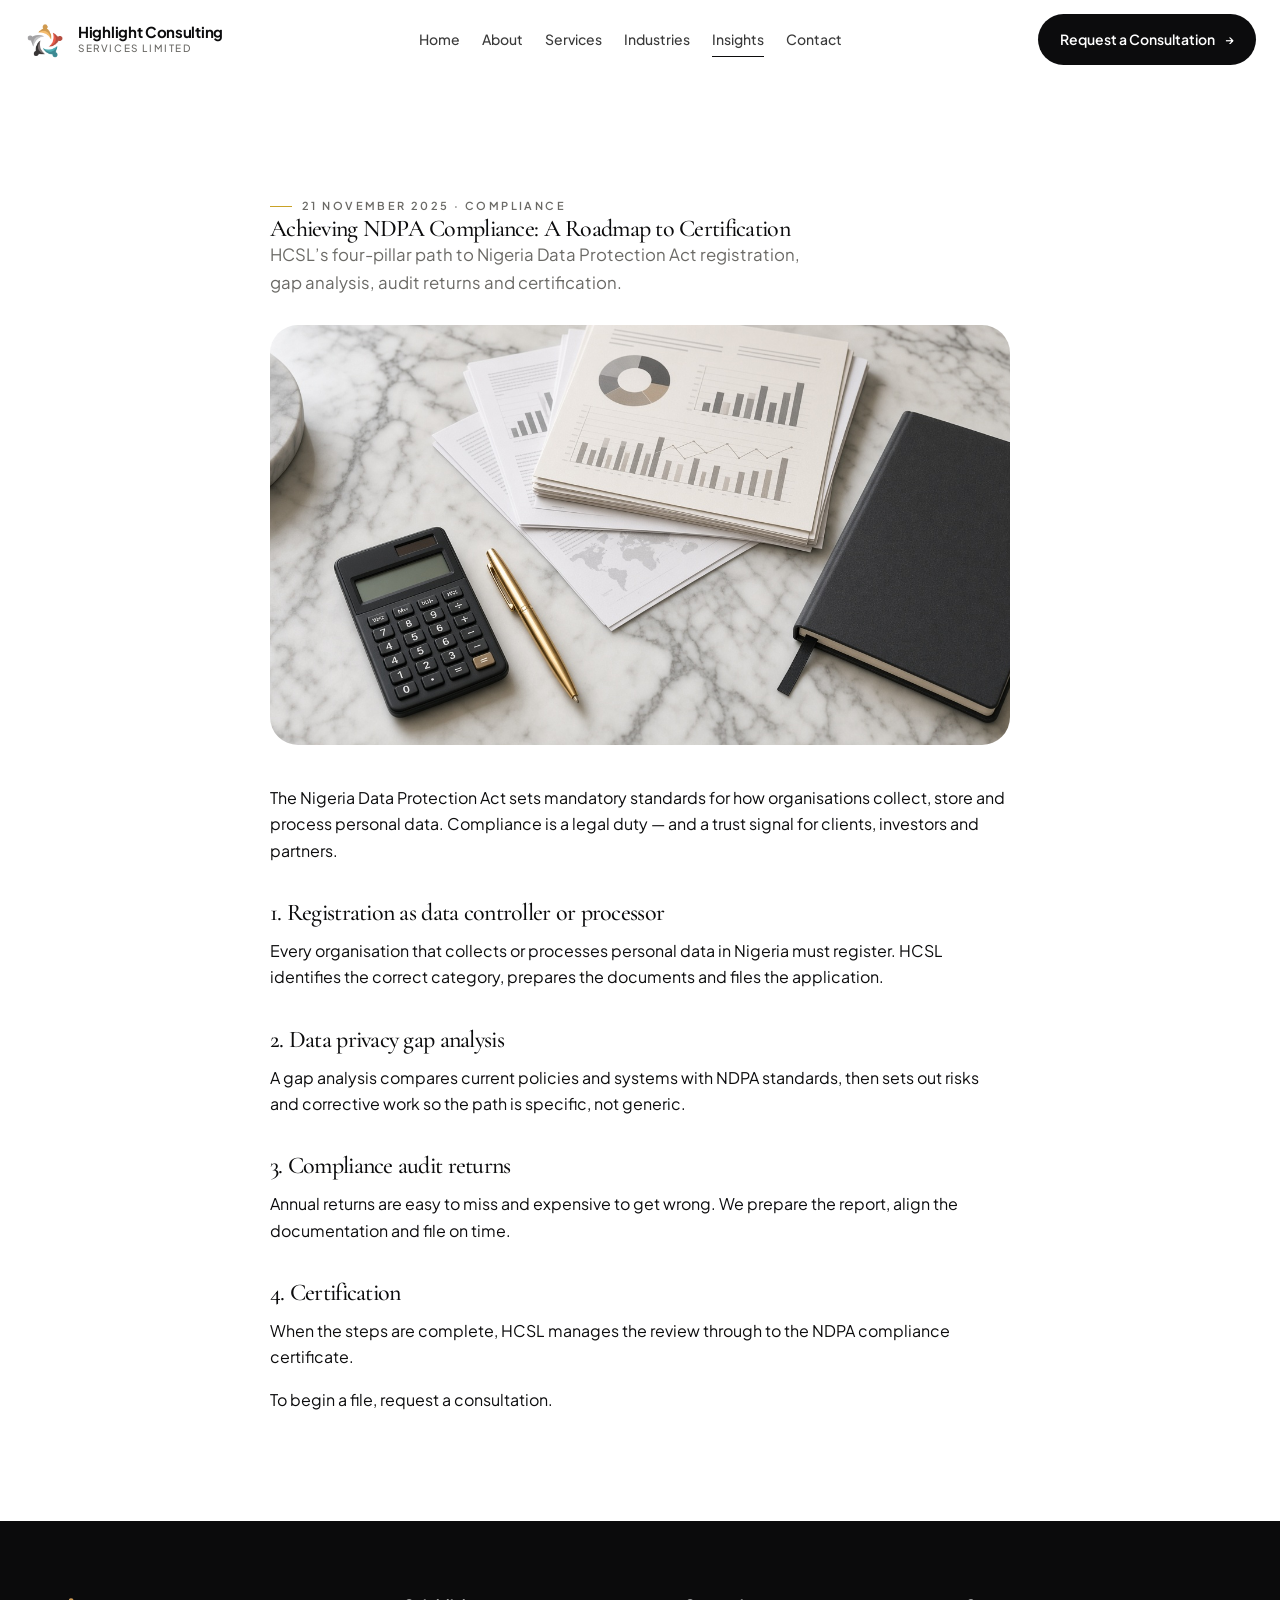
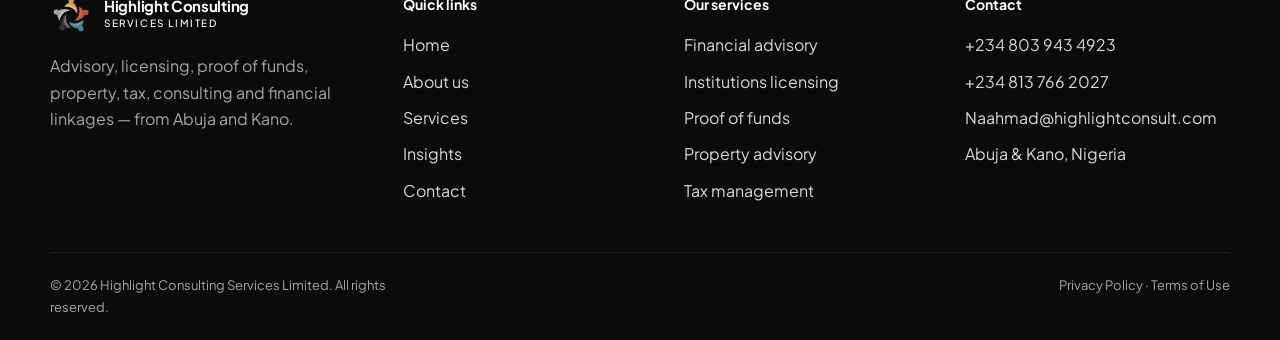
<file: insights/cbn-licensing.html>
<!DOCTYPE html>
<html lang="en">
<head>
  <meta charset="UTF-8">
  <meta name="viewport" content="width=device-width, initial-scale=1.0">
  <title>NDPA Compliance | Highlight Consulting</title>
  <link rel="icon" href="../images/logo-mark.png" type="image/png">
  <link rel="preconnect" href="https://fonts.googleapis.com">
  <link rel="preconnect" href="https://fonts.gstatic.com" crossorigin>
  <link href="https://fonts.googleapis.com/css2?family=Cormorant+Garamond:ital,wght@0,500;0,600;1,500&family=Plus+Jakarta+Sans:wght@400;500;600;700&display=swap" rel="stylesheet">
  <link rel="stylesheet" href="../css/styles.css?v=5">
</head>
<body>
  <header class="site-header">
    <div class="container-wide header-inner">
      <a class="brand" href="../index.html">
        <img src="../images/logo-mark.png" alt="Highlight Consulting mark">
        <span class="brand-copy"><strong>Highlight Consulting</strong><span>Services Limited</span></span>
      </a>
      <nav class="nav" aria-label="Primary">
        <a href="../index.html">Home</a>
        <a href="../about.html">About</a>
        <a href="../services.html">Services</a>
        <a href="../industries.html">Industries</a>
        <a class="is-active" href="../insights.html">Insights</a>
        <a href="../contact.html">Contact</a>
      </nav>
      <div class="header-cta">
        <a class="btn btn-dark" href="../contact.html">Request a Consultation <i>→</i></a>
        <button class="menu-toggle" aria-label="Open menu" aria-expanded="false"><span></span></button>
      </div>
    </div>
  </header>

  <article class="section">
    <div class="container prose article-hero">
      <p class="eyebrow">21 November 2025 · Compliance</p>
      <h1>Achieving NDPA Compliance: A Roadmap to Certification</h1>
      <p class="lead">HCSL’s four-pillar path to Nigeria Data Protection Act registration, gap analysis, audit returns and certification.</p>
      <img src="../images/insight-licensing.jpg" alt="Financial documents on a desk">
      <p>The Nigeria Data Protection Act sets mandatory standards for how organisations collect, store and process personal data. Compliance is a legal duty — and a trust signal for clients, investors and partners.</p>
      <h2>1. Registration as data controller or processor</h2>
      <p>Every organisation that collects or processes personal data in Nigeria must register. HCSL identifies the correct category, prepares the documents and files the application.</p>
      <h2>2. Data privacy gap analysis</h2>
      <p>A gap analysis compares current policies and systems with NDPA standards, then sets out risks and corrective work so the path is specific, not generic.</p>
      <h2>3. Compliance audit returns</h2>
      <p>Annual returns are easy to miss and expensive to get wrong. We prepare the report, align the documentation and file on time.</p>
      <h2>4. Certification</h2>
      <p>When the steps are complete, HCSL manages the review through to the NDPA compliance certificate.</p>
      <p>To begin a file, <a href="../contact.html">request a consultation</a>.</p>
    </div>
  </article>

  <footer class="site-footer">
    <div class="container footer-grid">
      <div>
        <a class="brand" href="../index.html">
          <img src="../images/logo-mark.png" alt="">
          <span class="brand-copy"><strong>Highlight Consulting</strong><span>Services Limited</span></span>
        </a>
        <p>Advisory, licensing, proof of funds, property, tax, consulting and financial linkages — from Abuja and Kano.</p>
      </div>
      <div>
        <h5>Quick links</h5>
        <ul>
          <li><a href="../index.html">Home</a></li>
          <li><a href="../about.html">About us</a></li>
          <li><a href="../services.html">Services</a></li>
          <li><a href="../insights.html">Insights</a></li>
          <li><a href="../contact.html">Contact</a></li>
        </ul>
      </div>
      <div>
        <h5>Our services</h5>
        <ul>
          <li><a href="../services.html#financial-advisory">Financial advisory</a></li>
          <li><a href="../services.html#licensing">Institutions licensing</a></li>
          <li><a href="../services.html#proof-of-funds">Proof of funds</a></li>
          <li><a href="../services.html#property">Property advisory</a></li>
          <li><a href="../services.html#tax">Tax management</a></li>
        </ul>
      </div>
      <div>
        <h5>Contact</h5>
        <ul>
          <li><a href="tel:+2348039434923">+234 803 943 4923</a></li>
          <li><a href="tel:+2348137662027">+234 813 766 2027</a></li>
          <li><a href="mailto:Naahmad@highlightconsult.com">Naahmad@highlightconsult.com</a></li>
          <li>Abuja &amp; Kano, Nigeria</li>
        </ul>
      </div>
    </div>
    <div class="container footer-base">
      <p>© 2026 Highlight Consulting Services Limited. All rights reserved.</p>
      <p><a href="../privacy.html">Privacy Policy</a> · <a href="../terms.html">Terms of Use</a></p>
    </div>
  </footer>
  <script src="../js/main.js"></script>
</body>
</html>
</file>
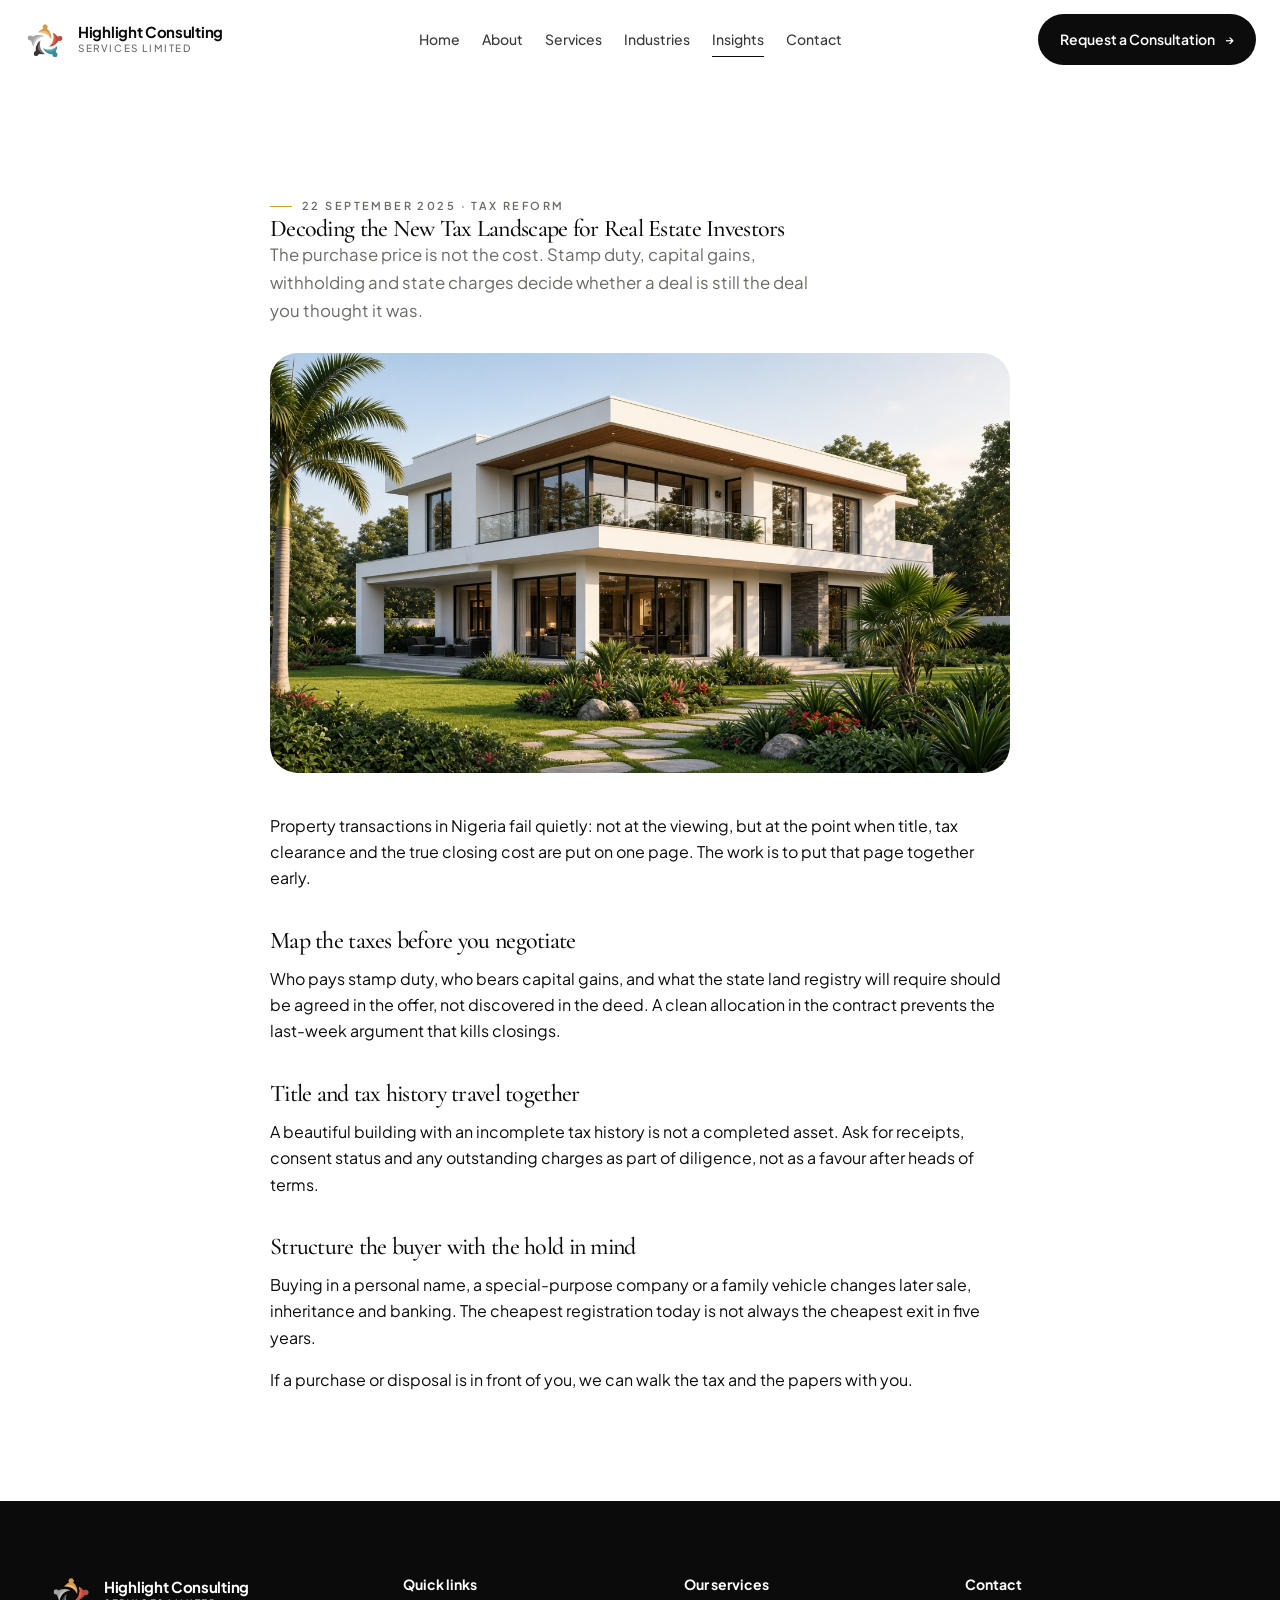
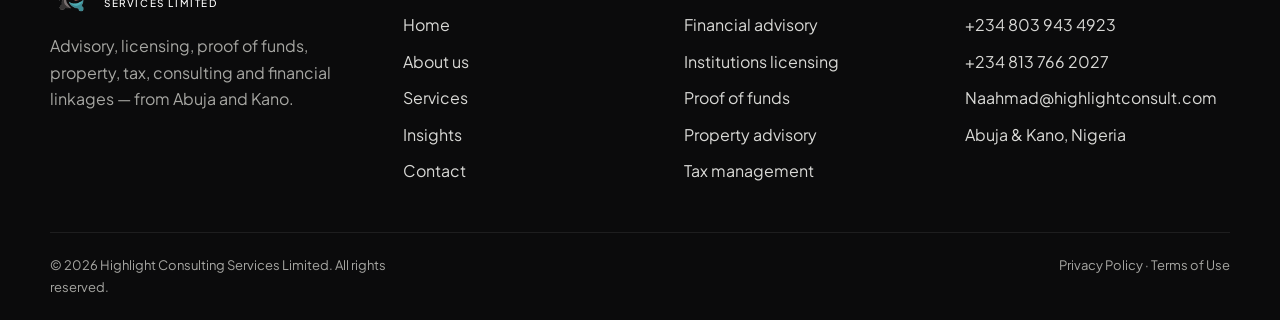
<file: insights/property-tax.html>
<!DOCTYPE html>
<html lang="en">
<head>
  <meta charset="UTF-8">
  <meta name="viewport" content="width=device-width, initial-scale=1.0">
  <title>Tax in Property Transactions | Highlight Consulting</title>
  <link rel="icon" href="../images/logo-mark.png" type="image/png">
  <link rel="preconnect" href="https://fonts.googleapis.com">
  <link rel="preconnect" href="https://fonts.gstatic.com" crossorigin>
  <link href="https://fonts.googleapis.com/css2?family=Cormorant+Garamond:ital,wght@0,500;0,600;1,500&family=Plus+Jakarta+Sans:wght@400;500;600;700&display=swap" rel="stylesheet">
  <link rel="stylesheet" href="../css/styles.css?v=5">
</head>
<body>
  <header class="site-header">
    <div class="container-wide header-inner">
      <a class="brand" href="../index.html">
        <img src="../images/logo-mark.png" alt="Highlight Consulting mark">
        <span class="brand-copy"><strong>Highlight Consulting</strong><span>Services Limited</span></span>
      </a>
      <nav class="nav" aria-label="Primary">
        <a href="../index.html">Home</a>
        <a href="../about.html">About</a>
        <a href="../services.html">Services</a>
        <a href="../industries.html">Industries</a>
        <a class="is-active" href="../insights.html">Insights</a>
        <a href="../contact.html">Contact</a>
      </nav>
      <div class="header-cta">
        <a class="btn btn-dark" href="../contact.html">Request a Consultation <i>→</i></a>
        <button class="menu-toggle" aria-label="Open menu" aria-expanded="false"><span></span></button>
      </div>
    </div>
  </header>

  <article class="section">
    <div class="container prose article-hero">
      <p class="eyebrow">22 September 2025 · Tax reform</p>
      <h1>Decoding the New Tax Landscape for Real Estate Investors</h1>
      <p class="lead">The purchase price is not the cost. Stamp duty, capital gains, withholding and state charges decide whether a deal is still the deal you thought it was.</p>
      <img src="../images/insight-property.jpg" alt="Residential property">
      <p>Property transactions in Nigeria fail quietly: not at the viewing, but at the point when title, tax clearance and the true closing cost are put on one page. The work is to put that page together early.</p>
      <h2>Map the taxes before you negotiate</h2>
      <p>Who pays stamp duty, who bears capital gains, and what the state land registry will require should be agreed in the offer, not discovered in the deed. A clean allocation in the contract prevents the last-week argument that kills closings.</p>
      <h2>Title and tax history travel together</h2>
      <p>A beautiful building with an incomplete tax history is not a completed asset. Ask for receipts, consent status and any outstanding charges as part of diligence, not as a favour after heads of terms.</p>
      <h2>Structure the buyer with the hold in mind</h2>
      <p>Buying in a personal name, a special-purpose company or a family vehicle changes later sale, inheritance and banking. The cheapest registration today is not always the cheapest exit in five years.</p>
      <p>If a purchase or disposal is in front of you, <a href="../contact.html">we can walk the tax and the papers with you</a>.</p>
    </div>
  </article>

  <footer class="site-footer">
    <div class="container footer-grid">
      <div>
        <a class="brand" href="../index.html">
          <img src="../images/logo-mark.png" alt="">
          <span class="brand-copy"><strong>Highlight Consulting</strong><span>Services Limited</span></span>
        </a>
        <p>Advisory, licensing, proof of funds, property, tax, consulting and financial linkages — from Abuja and Kano.</p>
      </div>
      <div>
        <h5>Quick links</h5>
        <ul>
          <li><a href="../index.html">Home</a></li>
          <li><a href="../about.html">About us</a></li>
          <li><a href="../services.html">Services</a></li>
          <li><a href="../insights.html">Insights</a></li>
          <li><a href="../contact.html">Contact</a></li>
        </ul>
      </div>
      <div>
        <h5>Our services</h5>
        <ul>
          <li><a href="../services.html#financial-advisory">Financial advisory</a></li>
          <li><a href="../services.html#licensing">Institutions licensing</a></li>
          <li><a href="../services.html#proof-of-funds">Proof of funds</a></li>
          <li><a href="../services.html#property">Property advisory</a></li>
          <li><a href="../services.html#tax">Tax management</a></li>
        </ul>
      </div>
      <div>
        <h5>Contact</h5>
        <ul>
          <li><a href="tel:+2348039434923">+234 803 943 4923</a></li>
          <li><a href="tel:+2348137662027">+234 813 766 2027</a></li>
          <li><a href="mailto:Naahmad@highlightconsult.com">Naahmad@highlightconsult.com</a></li>
          <li>Abuja &amp; Kano, Nigeria</li>
        </ul>
      </div>
    </div>
    <div class="container footer-base">
      <p>© 2026 Highlight Consulting Services Limited. All rights reserved.</p>
      <p><a href="../privacy.html">Privacy Policy</a> · <a href="../terms.html">Terms of Use</a></p>
    </div>
  </footer>
  <script src="../js/main.js"></script>
</body>
</html>
</file>
<file: css/styles.css>
:root {
  --ink: #0c0c0d;
  --ink-soft: #1c1c1e;
  --paper: #ffffff;
  --mist: #f6f6f4;
  --sand: #f3f1eb;
  --line: #e7e5e0;
  --muted: #6b6a66;
  --gold: #c9a227;
  --teal: #2eb5c9;
  --red: #e24b3a;
  --grey: #b5b5b5;
  --shadow: 0 24px 60px rgba(12, 12, 13, 0.08);
  --radius: 18px;
  --header: 80px;
  --max: 1180px;
  --ease: cubic-bezier(0.22, 1, 0.36, 1);
}

*,
*::before,
*::after {
  box-sizing: border-box;
  margin: 0;
  padding: 0;
}

html {
  scroll-behavior: smooth;
}

body {
  font-family: "Plus Jakarta Sans", system-ui, sans-serif;
  color: var(--ink);
  background: var(--paper);
  line-height: 1.65;
  font-size: 16px;
  -webkit-font-smoothing: antialiased;
  overflow-x: hidden;
}

img {
  max-width: 100%;
  display: block;
}

a {
  color: inherit;
  text-decoration: none;
}

button,
input,
select,
textarea {
  font: inherit;
}

.container {
  width: min(var(--max), calc(100% - 48px));
  margin: 0 auto;
}

.container-wide {
  width: min(1280px, calc(100% - 48px));
  margin: 0 auto;
}

.eyebrow {
  display: inline-flex;
  align-items: center;
  gap: 10px;
  font-size: 11px;
  letter-spacing: 0.22em;
  text-transform: uppercase;
  font-weight: 600;
  color: var(--muted);
}

.eyebrow::before {
  content: "";
  width: 22px;
  height: 1px;
  background: var(--gold);
}

h1,
h2,
.display {
  font-family: "Cormorant Garamond", Georgia, serif;
  font-weight: 500;
  letter-spacing: -0.03em;
  line-height: 1.08;
}

.section-title {
  font-size: clamp(2.4rem, 5vw, 4rem);
  max-width: 14ch;
}

.lead {
  color: var(--muted);
  font-size: 1.05rem;
  max-width: 46ch;
}

.section {
  padding: 108px 0;
}

.section-head {
  display: flex;
  justify-content: space-between;
  align-items: flex-end;
  gap: 40px;
  margin-bottom: 56px;
}

.section-head p {
  max-width: 38ch;
  color: var(--muted);
}

.link-arrow {
  display: inline-flex;
  align-items: center;
  gap: 8px;
  font-size: 14px;
  font-weight: 600;
  letter-spacing: 0.01em;
}

.link-arrow i,
.btn i {
  font-size: 12px;
  transition: transform 0.25s var(--ease);
}

.link-arrow:hover i,
.btn:hover i {
  transform: translateX(4px);
}

.btn {
  display: inline-flex;
  align-items: center;
  justify-content: center;
  gap: 10px;
  border: 0;
  cursor: pointer;
  border-radius: 999px;
  padding: 14px 22px;
  font-size: 14px;
  font-weight: 600;
  transition: transform 0.25s var(--ease), background 0.25s var(--ease), color 0.25s, box-shadow 0.25s;
}

.btn-dark {
  background: var(--ink);
  color: #fff;
}

.btn-dark:hover {
  background: #232326;
  transform: translateY(-1px);
}

.btn-light {
  background: #fff;
  color: var(--ink);
}

.btn-ghost {
  background: transparent;
  color: #fff;
  border: 1px solid rgba(255, 255, 255, 0.28);
}

.btn-ghost:hover {
  background: rgba(255, 255, 255, 0.08);
}

.btn-line {
  background: transparent;
  color: var(--ink);
  border: 1px solid var(--line);
}

.btn-line:hover {
  border-color: var(--ink);
}

/* Header */
.site-header {
  position: sticky;
  top: 0;
  z-index: 50;
  isolation: isolate;
  height: var(--header);
  background: rgba(255, 255, 255, 0.92);
  backdrop-filter: blur(18px);
  border-bottom: 1px solid transparent;
  transition: border-color 0.3s, box-shadow 0.3s;
}

.site-header.is-scrolled {
  border-bottom-color: var(--line);
  box-shadow: 0 8px 30px rgba(12, 12, 13, 0.04);
}

.header-inner {
  height: 100%;
  display: flex;
  align-items: center;
  justify-content: space-between;
  gap: 20px;
}

.header-inner .nav {
  flex: 1;
  justify-content: center;
}

.brand {
  display: flex;
  align-items: center;
  gap: 12px;
  flex-shrink: 0;
}

.brand img,
.brand svg {
  width: 42px;
  height: 42px;
}

.brand-copy strong {
  display: block;
  font-size: 15px;
  font-weight: 700;
  letter-spacing: -0.02em;
  line-height: 1.15;
}

.brand-copy span {
  display: block;
  font-size: 10px;
  letter-spacing: 0.16em;
  text-transform: uppercase;
  color: var(--muted);
  font-weight: 500;
}

.nav {
  display: flex;
  align-items: center;
  gap: 22px;
}

.nav a {
  font-size: 14px;
  font-weight: 500;
  color: #3a3a3a;
  position: relative;
}

.nav a::after {
  content: "";
  position: absolute;
  left: 0;
  bottom: -6px;
  width: 100%;
  height: 1px;
  background: var(--ink);
  transform: scaleX(0);
  transform-origin: left;
  transition: transform 0.25s var(--ease);
}

.nav a:hover::after,
.nav a.is-active::after {
  transform: scaleX(1);
}

.header-cta {
  display: flex;
  align-items: center;
  gap: 12px;
}

.menu-toggle {
  display: none;
  width: 44px;
  height: 44px;
  border: 1px solid var(--line);
  background: #fff;
  border-radius: 12px;
  cursor: pointer;
}

.menu-toggle span,
.menu-toggle span::before,
.menu-toggle span::after {
  display: block;
  width: 18px;
  height: 1.5px;
  background: var(--ink);
  position: relative;
  margin: 0 auto;
}

.menu-toggle span::before,
.menu-toggle span::after {
  content: "";
  position: absolute;
  left: 0;
}

.menu-toggle span::before {
  top: -6px;
}

.menu-toggle span::after {
  top: 6px;
}

/* Hero */
.hero {
  position: relative;
  min-height: calc(100vh - var(--header));
  color: #fff;
  overflow: hidden;
  display: flex;
  flex-direction: column;
}

.hero__media {
  position: absolute;
  inset: 0;
}

.hero__media img {
  width: 100%;
  height: 100%;
  object-fit: cover;
  object-position: 62% center;
}

.hero__media::after {
  content: "";
  position: absolute;
  inset: 0;
  background:
    linear-gradient(105deg, rgba(8, 8, 10, 0.78) 0%, rgba(8, 8, 10, 0.42) 36%, rgba(8, 8, 10, 0.08) 62%, rgba(8, 8, 10, 0.02) 100%),
    linear-gradient(180deg, rgba(8, 8, 10, 0.12) 0%, transparent 38%, rgba(8, 8, 10, 0.45) 100%);
}

.hero__content {
  position: relative;
  z-index: 2;
  flex: 1;
  display: grid;
  grid-template-columns: minmax(0, 1fr) auto;
  align-items: center;
  padding: 80px 0 48px;
  gap: 48px;
}

.hero__copy {
  max-width: 620px;
}

.hero .eyebrow {
  color: rgba(232, 226, 212, 0.9);
}

.hero h1 {
  font-size: clamp(2.8rem, 4.8vw, 4.6rem);
  margin: 20px 0 20px;
  max-width: none;
  color: #fff;
  line-height: 1.05;
  text-shadow: 0 16px 36px rgba(0, 0, 0, 0.32);
}

.hero .lead {
  color: rgba(255, 255, 255, 0.82);
  font-size: 1.08rem;
  line-height: 1.7;
  max-width: 38ch;
}

.hero-actions {
  display: flex;
  flex-wrap: wrap;
  gap: 12px;
  margin-top: 34px;
}

.hero-actions .btn {
  min-height: 50px;
  padding: 14px 24px;
}

.hero-actions .btn-light {
  box-shadow: 0 10px 28px rgba(0, 0, 0, 0.18);
}

.hero-card {
  justify-self: end;
  width: min(320px, 100%);
  background: rgba(255, 255, 255, 0.96);
  color: var(--ink);
  border-radius: 28px;
  padding: 40px 32px 36px;
  text-align: center;
  box-shadow: 0 24px 60px rgba(8, 8, 10, 0.18);
  border: 1px solid rgba(255, 255, 255, 0.7);
}

.hero-card img,
.hero-card svg {
  width: 84px;
  height: 84px;
  margin: 0 auto 18px;
}

.hero-card strong {
  display: block;
  font-size: 22px;
  letter-spacing: -0.03em;
}

.hero-card em {
  display: block;
  font-style: normal;
  font-size: 11px;
  letter-spacing: 0.2em;
  text-transform: uppercase;
  color: var(--muted);
  margin: 6px 0 20px;
}

.hero-card p {
  font-size: 13px;
  letter-spacing: 0.14em;
  text-transform: uppercase;
  color: #4a4a4a;
}

.hero-bar {
  position: relative;
  z-index: 2;
  border-top: 1px solid rgba(255, 255, 255, 0.12);
  backdrop-filter: blur(16px);
  background: rgba(8, 8, 10, 0.42);
}

.hero-bar .container-wide {
  display: grid;
  grid-template-columns: repeat(4, 1fr);
  min-height: 80px;
}

.hero-bar span,
.hero-bar strong {
  display: flex;
  align-items: center;
  font-size: 12px;
  letter-spacing: 0.18em;
  text-transform: uppercase;
  font-weight: 600;
}

.hero-bar span + span,
.hero-bar strong {
  border-left: 1px solid rgba(255, 255, 255, 0.12);
  padding-left: 28px;
}

.hero-bar strong {
  justify-content: flex-end;
  letter-spacing: 0.1em;
  padding-right: 0;
}

/* Services */
.service-grid {
  display: grid;
  grid-template-columns: repeat(4, 1fr);
  gap: 18px;
}

.service-card {
  background: var(--mist);
  border-radius: 20px;
  padding: 28px 26px 24px;
  min-height: 250px;
  display: flex;
  flex-direction: column;
  transition: transform 0.3s var(--ease), background 0.3s, box-shadow 0.3s;
}

.service-card:hover {
  transform: translateY(-4px);
  background: #fff;
  box-shadow: var(--shadow);
}

.icon-wrap {
  width: 44px;
  height: 44px;
  border-radius: 12px;
  background: #fff;
  display: grid;
  place-items: center;
  margin-bottom: 28px;
  color: var(--ink);
  box-shadow: 0 1px 0 rgba(0, 0, 0, 0.04);
}

.service-card h3 {
  font-size: 1.15rem;
  letter-spacing: -0.02em;
  margin-bottom: 10px;
  line-height: 1.3;
}

.service-card p {
  color: var(--muted);
  font-size: 0.95rem;
  margin-bottom: 20px;
}

.service-card .link-arrow {
  margin-top: auto;
}

/* About */
.about-grid {
  display: grid;
  grid-template-columns: 1.05fr 0.95fr;
  gap: 72px;
  align-items: center;
}

.about-visual {
  position: relative;
}

.about-visual img {
  width: 100%;
  height: 560px;
  object-fit: cover;
  border-radius: 28px;
}

.stat-stack {
  position: absolute;
  left: 20px;
  bottom: 20px;
  display: grid;
  gap: 8px;
}

.chip {
  background: rgba(255, 255, 255, 0.94);
  border-radius: 999px;
  padding: 10px 16px;
  font-size: 13px;
  font-weight: 600;
  box-shadow: var(--shadow);
}

.about-copy h2 {
  margin: 14px 0 20px;
}

.about-copy .lead {
  margin-bottom: 28px;
}

.metric-row {
  display: grid;
  grid-template-columns: 1fr 1fr;
  gap: 18px 24px;
  margin-top: 40px;
  padding-top: 28px;
  border-top: 1px solid var(--line);
}

.metric-row h4 {
  font-size: 15px;
  margin-bottom: 4px;
}

.metric-row p {
  color: var(--muted);
  font-size: 13.5px;
}

/* Banner */
.banner {
  position: relative;
  color: #fff;
  min-height: 420px;
  display: grid;
  align-items: center;
  overflow: hidden;
}

.banner img {
  position: absolute;
  inset: 0;
  width: 100%;
  height: 100%;
  object-fit: cover;
}

.banner::after {
  content: "";
  position: absolute;
  inset: 0;
  background: linear-gradient(90deg, rgba(8, 8, 10, 0.82), rgba(8, 8, 10, 0.45) 70%, rgba(8, 8, 10, 0.3));
}

.banner .container {
  position: relative;
  z-index: 1;
  display: flex;
  justify-content: space-between;
  align-items: flex-end;
  gap: 40px;
  padding: 90px 0;
}

.banner h2 {
  font-size: clamp(2.8rem, 6vw, 5.2rem);
  max-width: 14ch;
  margin: 16px 0 18px;
}

.banner p {
  max-width: 42ch;
  color: rgba(255, 255, 255, 0.78);
}

/* Industries */
.industry-grid {
  display: grid;
  grid-template-columns: repeat(5, 1fr);
  gap: 18px;
}

.industry-card {
  padding: 8px 8px 0 0;
}

.industry-card .icon-wrap {
  background: var(--mist);
}

.industry-card h3 {
  font-size: 1.15rem;
  margin-bottom: 10px;
}

.industry-card p {
  color: var(--muted);
  font-size: 0.95rem;
}

/* Insights */
.insight-grid {
  display: grid;
  grid-template-columns: repeat(3, 1fr);
  gap: 22px;
}

.insight-card {
  display: flex;
  flex-direction: column;
}

.insight-card img {
  width: 100%;
  height: 220px;
  object-fit: cover;
  border-radius: 18px;
  margin-bottom: 18px;
}

.insight-card time {
  font-size: 12px;
  letter-spacing: 0.12em;
  text-transform: uppercase;
  color: var(--muted);
}

.insight-card h3 {
  font-size: 1.35rem;
  margin: 10px 0 16px;
  letter-spacing: -0.03em;
  line-height: 1.25;
  font-family: "Cormorant Garamond", Georgia, serif;
  font-weight: 500;
}

/* Footer */
.site-footer {
  background: #0b0b0c;
  color: #d9d9d6;
  padding: 72px 0 0;
}

.footer-grid {
  display: grid;
  grid-template-columns: 1.3fr 1fr 1fr 1.1fr;
  gap: 40px;
  padding-bottom: 48px;
}

.site-footer .brand-copy strong,
.site-footer .brand-copy span {
  color: #fff;
}

.site-footer .brand {
  margin-bottom: 18px;
}

.site-footer p {
  max-width: 34ch;
  color: #a7a7a3;
}

.site-footer h5 {
  color: #fff;
  font-size: 14px;
  margin-bottom: 16px;
}

.site-footer ul {
  list-style: none;
  display: grid;
  gap: 10px;
}

.site-footer a:hover {
  color: #fff;
}

.footer-base {
  border-top: 1px solid rgba(255, 255, 255, 0.08);
  display: flex;
  justify-content: space-between;
  gap: 16px;
  padding: 22px 0;
  font-size: 13px;
  color: #8d8d89;
}

/* Page hero */
.page-hero {
  padding: 84px 0 48px;
  background:
    radial-gradient(circle at 90% 10%, rgba(201, 162, 39, 0.08), transparent 28%),
    var(--mist);
}

.page-hero h1 {
  font-size: clamp(3rem, 6vw, 5.4rem);
  margin: 14px 0 18px;
  max-width: 16ch;
}

.split {
  display: grid;
  grid-template-columns: 1fr 1fr;
  gap: 64px;
  align-items: center;
}

.media-frame {
  border-radius: 28px;
  overflow: hidden;
  height: 460px;
}

.media-frame img {
  width: 100%;
  height: 100%;
  object-fit: cover;
}

.values {
  display: grid;
  grid-template-columns: repeat(3, 1fr);
  gap: 18px;
}

.value-card {
  background: var(--mist);
  border-radius: 20px;
  padding: 28px;
}

.value-card h3 {
  margin: 16px 0 8px;
}

.prose {
  max-width: 740px;
}

.prose p + p,
.prose ul {
  margin-top: 16px;
}

.prose h2,
.prose h3 {
  margin: 36px 0 12px;
}

.prose ul {
  padding-left: 20px;
  color: var(--muted);
}

.article-hero img {
  width: 100%;
  height: 420px;
  object-fit: cover;
  border-radius: 28px;
  margin: 28px 0 40px;
}

/* Contact */
.contact-grid {
  display: grid;
  grid-template-columns: 0.85fr 1.15fr;
  gap: 48px;
}

.contact-card,
.form-card {
  background: var(--mist);
  border-radius: 24px;
  padding: 32px;
}

.contact-list {
  display: grid;
  gap: 18px;
  margin-top: 28px;
}

.contact-list div strong {
  display: block;
  font-size: 14px;
  margin-bottom: 4px;
}

.form-grid {
  display: grid;
  grid-template-columns: 1fr 1fr;
  gap: 14px;
}

.field {
  display: grid;
  gap: 6px;
}

.field.full {
  grid-column: 1 / -1;
}

.field label {
  font-size: 13px;
  font-weight: 600;
}

.field input,
.field select,
.field textarea {
  width: 100%;
  border: 1px solid var(--line);
  background: #fff;
  border-radius: 12px;
  padding: 13px 14px;
  outline: none;
}

.field input:focus,
.field select:focus,
.field textarea:focus {
  border-color: var(--ink);
}

.form-success {
  display: none;
  background: #eef8f1;
  color: #17653a;
  border-radius: 12px;
  padding: 14px 16px;
  margin-bottom: 16px;
}

.form-success.is-visible {
  display: block;
}

.faq {
  display: grid;
  gap: 10px;
}

.faq details {
  background: var(--mist);
  border-radius: 16px;
  padding: 18px 20px;
}

.faq summary {
  cursor: pointer;
  font-weight: 600;
}

.faq p {
  color: var(--muted);
  margin-top: 10px;
}

.reveal {
  opacity: 0;
  transform: translateY(18px);
  animation: rise 0.8s var(--ease) forwards;
}

.delay-1 { animation-delay: 0.1s; }
.delay-2 { animation-delay: 0.2s; }
.delay-3 { animation-delay: 0.3s; }

@keyframes rise {
  to {
    opacity: 1;
    transform: none;
  }
}

@media (max-width: 1200px) {
  .nav {
    display: none;
  }

  .header-cta .btn {
    padding: 12px 16px;
    font-size: 13px;
  }

  .nav.is-open {
    display: flex;
    position: absolute;
    top: var(--header);
    left: 0;
    right: 0;
    background: #fff;
    flex-direction: column;
    padding: 20px 24px 28px;
    border-bottom: 1px solid var(--line);
    gap: 16px;
  }

  .menu-toggle {
    display: grid;
    place-items: center;
  }
}

@media (max-width: 1100px) {
  .service-grid,
  .industry-grid {
    grid-template-columns: repeat(2, 1fr);
  }

  .insight-grid,
  .values,
  .footer-grid,
  .about-grid,
  .split,
  .contact-grid {
    grid-template-columns: 1fr;
  }

  .about-visual img,
  .media-frame,
  .article-hero img {
    height: 360px;
  }
}

@media (max-width: 820px) {
  .header-cta .btn {
    display: none;
  }

  .service-grid,
  .form-grid,
  .metric-row,
  .values {
    grid-template-columns: 1fr;
  }

  .section,
  .banner .container,
  .page-hero {
    padding-top: 72px;
    padding-bottom: 72px;
  }

  .section-head,
  .banner .container,
  .footer-base {
    flex-direction: column;
    align-items: flex-start;
  }

  .hero__content {
    grid-template-columns: 1fr;
    padding: 56px 0 32px;
  }

  .hero-card {
    justify-self: start;
    width: min(300px, 100%);
  }

  .hero-bar .container-wide {
    grid-template-columns: 1fr 1fr;
    padding: 18px 0;
    gap: 12px 0;
  }

  .hero-bar span + span,
  .hero-bar strong {
    border-left: 0;
    padding-left: 0;
    justify-content: flex-start;
  }

  .container,
  .container-wide {
    width: min(var(--max), calc(100% - 32px));
  }
}
</file>
<file: pof/assets/index-CdhhP97e.css>
@import "https://fonts.googleapis.com/css2?family=Inter:wght@400;500;600;700;800&display=swap";:root{--navy:#071428;--navy-2:#0c1f3d;--blue:#1a6dff;--blue-hover:#0d5ae6;--ink:#12233f;--muted:#6b7c93;--line:#e7eef6;--bg:#f5f7fb;--white:#fff;--green:#16a34a;--amber:#d97706;--red:#dc2626;--shadow:0 18px 50px #07142814}*{box-sizing:border-box}html,body,#root{min-height:100%}body{color:var(--ink);background:var(--bg);margin:0;font-family:Inter,system-ui,sans-serif}button,input,textarea,select{font:inherit}button{cursor:pointer;background:0 0;border:0}a{color:inherit;cursor:pointer;text-decoration:none}img{max-width:100%;display:block}.logo{background:var(--blue);color:#fff;border-radius:9px;flex-shrink:0;place-items:center;width:34px;height:34px;font-size:18px;font-weight:800;display:grid;box-shadow:0 8px 16px #1a6dff47}.logo.sm{width:30px;height:30px;font-size:16px}.brand{color:var(--navy);align-items:center;gap:10px;display:flex}.brand strong,.brand span{line-height:1.15;display:block}.brand strong{font-size:13px}.brand span{color:#4b5d78;font-size:11px;font-weight:600}.public-header{border-bottom:1px solid var(--line);z-index:20;background:#fff;justify-content:space-between;align-items:center;height:76px;padding:0 48px;display:flex;position:sticky;top:0}.public-header nav{color:#3d4f67;gap:28px;font-size:14px;font-weight:500;display:flex}.public-header nav button.active,.public-header nav button:hover{color:var(--blue)}.header-actions{align-items:center;gap:10px;display:flex}.avatar{width:36px;height:36px;color:var(--blue);background:#edf4ff;border-radius:50%;place-items:center;font-size:12px;font-weight:700;display:grid}.menu-btn{color:#4b5d78;padding:8px;display:none}.btn{border-radius:8px;justify-content:center;align-items:center;gap:8px;height:42px;padding:0 18px;font-size:13px;font-weight:600;transition:all .15s;display:inline-flex}.btn.primary{background:var(--blue);color:#fff;box-shadow:0 8px 18px #1a6dff38}.btn.primary:hover{background:var(--blue-hover)}.btn.ghost{color:var(--navy);background:#fff;border:1px solid #d5deea}.btn.ghost:hover{background:#f7f9fc}.btn.link{color:var(--blue);height:auto;padding:0}.btn.sm{height:34px;padding:0 12px;font-size:12px}.btn.block{width:100%}.hero .btn.ghost{color:#fff;background:0 0;border-color:#ffffff59}.hero{background:var(--navy);color:#fff;grid-template-columns:1.05fr 1fr;min-height:620px;display:grid;position:relative;overflow:hidden}.hero-copy{z-index:2;max-width:640px;padding:88px 72px 80px;position:relative}.hero h1{letter-spacing:-1.2px;margin:0 0 18px;font-size:56px;font-weight:800;line-height:1.05}.hero p{color:#c9d6e8;max-width:460px;margin:0 0 32px;font-size:17px;line-height:1.7}.hero-actions{gap:12px;display:flex}.hero-media{min-height:620px;position:relative}.hero-media img{object-fit:cover;object-position:center;width:100%;height:100%}.hero-media:before{content:"";z-index:1;background:linear-gradient(90deg,#071428 0%,#07142826 42%,#0000 70%);position:absolute;inset:0}.hero-cards{z-index:2;gap:14px;width:min(320px,78%);display:grid;position:absolute;top:50%;left:36px;transform:translateY(-50%)}.glass-card{color:var(--ink);-webkit-backdrop-filter:blur(10px);backdrop-filter:blur(10px);background:#fffffff0;border-radius:14px;align-items:center;gap:12px;padding:16px 18px;display:flex;box-shadow:0 16px 40px #0000002e}.glass-card .icon{width:38px;height:38px;color:var(--blue);background:#eef4ff;border-radius:10px;flex-shrink:0;place-items:center;display:grid}.glass-card b,.glass-card span{display:block}.glass-card b{font-size:14px}.glass-card span{color:var(--muted);margin-top:2px;font-size:12px}.trust{border-bottom:1px solid var(--line);text-align:center;background:#fff;grid-template-columns:repeat(4,1fr);padding:28px 8%;display:grid}.trust div+div{border-left:1px solid var(--line)}.trust b,.trust span{display:block}.trust b{color:var(--navy);letter-spacing:-.4px;font-size:26px}.trust span{color:var(--muted);margin-top:6px;font-size:12px}.section{padding:88px 72px}.section.alt{background:#fff}.section-head{text-align:center;max-width:560px;margin:0 auto 42px}.section-head h2{letter-spacing:-.6px;margin:0 0 10px;font-size:34px}.section-head p{color:var(--muted);margin:0;line-height:1.6}.steps-grid,.cards-3{grid-template-columns:repeat(3,1fr);gap:22px;max-width:1100px;margin:0 auto;display:grid}.step-card,.info-card{border:1px solid var(--line);box-shadow:var(--shadow);background:#fff;border-radius:16px;padding:28px 24px}.step-num{width:36px;height:36px;color:var(--blue);background:#eef4ff;border-radius:50%;place-items:center;margin-bottom:16px;font-weight:700;display:grid}.step-card h3,.info-card h3{margin:0 0 8px;font-size:18px}.step-card p,.info-card p{color:var(--muted);margin:0;font-size:14px;line-height:1.6}.split-media{grid-template-columns:1.1fr .9fr;align-items:center;gap:56px;max-width:1140px;margin:0 auto;display:grid}.split-media.reverse{grid-template-columns:.9fr 1.1fr}.split-media img{object-fit:cover;border-radius:18px;width:100%;height:380px}.split-copy h2{letter-spacing:-.5px;margin:0 0 14px;font-size:34px}.split-copy p{color:var(--muted);margin:0 0 18px;line-height:1.7}.checklist{margin:0 0 22px;padding:0;list-style:none}.checklist li{align-items:center;gap:10px;padding:8px 0;font-size:14px;font-weight:500;display:flex}.cta-band{text-align:center;color:#fff;place-items:center;min-height:280px;display:grid;position:relative;overflow:hidden}.cta-band img{object-fit:cover;width:100%;height:100%;position:absolute;inset:0}.cta-band:after{content:"";background:linear-gradient(#071428b8,#071428db);position:absolute;inset:0}.cta-band>div{z-index:1;max-width:560px;padding:40px 24px;position:relative}.cta-band h2{margin:0 0 12px;font-size:34px}.cta-band p{color:#c9d6e8;margin:0 0 22px}.footer{background:var(--navy);color:#c5d2e4;padding:48px 72px 28px}.footer-grid{grid-template-columns:1.4fr 1fr 1fr 1fr;gap:32px;margin-bottom:28px;display:grid}.footer .brand{color:#fff}.footer .brand span{color:#9eb0c8}.footer p{max-width:280px;font-size:13px;line-height:1.6}.footer h4{color:#fff;margin:0 0 12px;font-size:13px}.footer button{color:#b7c6d8;text-align:left;padding:5px 0;font-size:13px;display:block}.footer button:hover{color:#fff}.footer-bottom{border-top:1px solid #ffffff14;justify-content:space-between;gap:12px;padding-top:18px;font-size:12px;display:flex}.auth-wrap{grid-template-columns:1fr 1fr;min-height:calc(100vh - 76px);display:grid}.auth-form{max-width:560px;padding:64px 72px}.auth-form h1{letter-spacing:-.6px;margin:8px 0 10px;font-size:34px}.auth-form>p{color:var(--muted);margin:0 0 28px}.auth-panel{color:#fff;align-items:flex-end;min-height:100%;padding:48px;display:flex;position:relative;overflow:hidden}.auth-panel img{object-fit:cover;width:100%;height:100%;position:absolute;inset:0}.auth-panel:after{content:"";background:linear-gradient(#07142859,#071428e0);position:absolute;inset:0}.auth-panel>div{z-index:1;position:relative}.auth-panel h2{margin:0 0 12px;font-size:42px;line-height:1.1}.auth-panel p{color:#d5deea;max-width:340px;line-height:1.6}.form-grid{grid-template-columns:1fr 1fr;gap:18px;display:grid}.field{display:block}.field.wide{grid-column:1/-1}.field span{margin-bottom:7px;font-size:12px;font-weight:600;display:block}.field input,.field textarea,.field select{width:100%;height:44px;color:var(--ink);background:#fff;border:1px solid #d8e0ea;border-radius:8px;outline:none;padding:0 12px}.field input:focus,.field textarea:focus,.field select:focus{border-color:var(--blue);box-shadow:0 0 0 3px #1a6dff1f}.field textarea{resize:vertical;height:96px;padding:12px}.check{color:var(--muted);align-items:flex-start;gap:8px;margin:18px 0 22px;font-size:12px;display:flex}.check input{margin-top:2px}.muted-link{text-align:center;color:var(--muted);margin-top:16px;font-size:13px}.muted-link a{color:var(--blue);font-weight:600}.flow-header{border-bottom:1px solid var(--line);z-index:10;background:#fff;justify-content:space-between;align-items:center;height:72px;padding:0 40px;display:flex;position:sticky;top:0}.page{padding:36px 48px 64px}.page.narrow{max-width:880px;margin:0 auto}.page-head{justify-content:space-between;align-items:flex-start;gap:16px;margin-bottom:28px;display:flex}.page-head h1{letter-spacing:-.4px;margin:0 0 6px;font-size:28px}.page-head p{color:var(--muted);margin:0;font-size:14px}.stepper{align-items:center;margin:8px 0 28px;display:flex}.step{color:#8a97a9;white-space:nowrap;align-items:center;gap:8px;font-size:12px;font-weight:600;display:flex}.step i{background:#fff;border:1px solid #d3dce8;border-radius:50%;place-items:center;width:28px;height:28px;font-size:12px;font-style:normal;display:grid}.step.current,.step.done{color:var(--blue)}.step.current i,.step.done i{background:var(--blue);border-color:var(--blue);color:#fff}.step-line{background:#e2e8f0;flex:1;height:2px;margin:0 10px}.step-line.done{background:var(--blue)}.card{border:1px solid var(--line);background:#fff;border-radius:14px;padding:28px;box-shadow:0 10px 30px #10233f0a}.card h2{margin:0 0 6px;font-size:22px}.card .sub{color:var(--muted);margin:0 0 22px;font-size:13px}.card-head{justify-content:space-between;align-items:center;margin-bottom:18px;display:flex}.card-head h2{font-size:16px}.card-head p{color:var(--muted);margin:0;font-size:12px}.form-actions{border-top:1px solid var(--line);justify-content:flex-end;gap:10px;margin-top:28px;padding-top:20px;display:flex}.uploads{gap:12px;display:grid}.upload{background:#fbfdff;border:1px dashed #c9d5e4;border-radius:10px;align-items:center;gap:14px;padding:16px;display:flex}.upload-icon{width:42px;height:42px;color:var(--blue);background:#eef4ff;border-radius:10px;place-items:center;display:grid}.upload div:nth-child(2){flex:1}.upload b,.upload span{display:block}.upload b{font-size:13px}.upload span{color:var(--muted);margin-top:3px;font-size:11px}.upload.done{background:#f3fbf6;border-style:solid;border-color:#b7ebc9}.review-stack{gap:14px;display:grid}.review-box{border:1px solid var(--line);border-radius:12px;padding:18px 20px}.review-box .top{justify-content:space-between;align-items:center;margin-bottom:12px;display:flex}.review-box h3{margin:0;font-size:14px}.review-grid{grid-template-columns:1fr 1fr;gap:12px 24px;display:grid}.review-grid span,.review-grid b{font-size:13px;display:block}.review-grid span{color:var(--muted);margin-bottom:3px}.fee{background:#f7f9fc;border-radius:12px;justify-content:space-between;align-items:center;margin-top:4px;padding:18px 20px;display:flex}.fee b,.fee span{display:block}.fee span{color:var(--muted);margin-top:4px;font-size:12px}.fee strong{font-size:22px}.pay-methods{grid-template-columns:1fr 1fr;gap:12px;margin-top:16px;display:grid}.pay-method{border:1px solid var(--line);text-align:left;background:#fff;border-radius:10px;padding:14px}.pay-method.active{border-color:var(--blue);box-shadow:0 0 0 3px #1a6dff1f}.pay-method b,.pay-method span{display:block}.pay-method span{color:var(--muted);margin-top:4px;font-size:12px}.app-shell{min-height:100vh;display:flex}.sidebar{background:var(--navy);color:#c9d6e8;flex-direction:column;flex-shrink:0;width:236px;padding:24px 14px;display:flex}.sidebar .brand{color:#fff;padding:4px 10px 28px}.sidebar .brand span{color:#9eb0c8}.sidebar button{text-align:left;color:#b7c6d8;border-radius:8px;align-items:center;gap:11px;width:100%;margin:2px 0;padding:11px 13px;font-size:13px;display:flex}.sidebar button.active,.sidebar button:hover{color:#fff;background:#ffffff14}.sidebar .logout{color:#9eb0c8;margin-top:auto}.app-main{flex:1;min-width:0}.app-top{border-bottom:1px solid var(--line);background:#fff;justify-content:flex-end;align-items:center;height:72px;padding:0 36px;display:flex}.stats{grid-template-columns:repeat(4,1fr);gap:16px;margin-bottom:24px;display:grid}.stat{border:1px solid var(--line);background:#fff;border-radius:14px;padding:20px}.stat b,.stat span{display:block}.stat b{letter-spacing:-.6px;font-size:28px}.stat span{color:var(--muted);margin-top:6px;font-size:13px}.stat.warn b{color:var(--amber)}.stat.ok b{color:var(--green)}.stat.bad b{color:var(--red)}.table-wrap{overflow:auto}table{border-collapse:collapse;width:100%;font-size:13px}th{text-align:left;color:#8491a5;background:#fafbfc;font-size:11px;font-weight:600}th,td{border-bottom:1px solid var(--line);white-space:nowrap;padding:14px 12px}td{color:#44536a}td b{color:var(--ink)}.status{color:#a46e00;background:#fff4d9;border-radius:999px;align-items:center;gap:6px;padding:5px 10px;font-size:11px;font-weight:700;display:inline-flex}.status i{background:currentColor;border-radius:50%;width:6px;height:6px;font-style:normal}.status.approved{color:var(--green);background:#e5f8f0}.status.rejected{color:var(--red);background:#ffebeb}.status.valid{color:var(--green);background:#e5f8f0}.round{width:32px;height:32px;color:var(--blue);background:#f1f6ff;border-radius:8px;place-items:center;display:grid}.notice{color:#326aa9;background:#edf5ff;border:1px solid #d6e7ff;border-radius:10px;align-items:center;gap:10px;margin-top:18px;padding:14px 16px;font-size:13px;display:flex}.timeline{padding:12px 8px}.timeline-row{grid-template-columns:28px 1fr;gap:14px;padding-bottom:26px;display:grid;position:relative}.timeline-row:not(:last-child):after{content:"";background:#e2e8f0;width:2px;position:absolute;top:28px;bottom:0;left:13px}.dot{z-index:1;color:#fff;background:#fff;border:1px solid #d3dce8;border-radius:50%;place-items:center;width:28px;height:28px;display:grid}.dot.done{background:var(--green);border-color:var(--green)}.dot.current{background:var(--blue);border-color:var(--blue)}.timeline-row b,.timeline-row small,.timeline-row span{display:block}.timeline-row b{font-size:14px}.timeline-row small{color:#8996a9;margin:3px 0;font-size:12px}.timeline-row span{color:var(--muted);font-size:13px}.admin-grid{grid-template-columns:1.5fr 1fr;gap:18px;display:grid}.bars{align-items:flex-end;gap:16px;height:190px;padding-top:12px;display:flex}.bars>div{flex-direction:column;flex:1;justify-content:flex-end;align-items:center;gap:8px;height:100%;display:flex}.bars>div>div{background:var(--blue);border-radius:5px 5px 0 0;width:100%;max-width:28px;min-height:8px}.bars span{color:#8a97a9;font-size:10px}.mini-row{border-bottom:1px solid var(--line);justify-content:space-between;align-items:center;padding:14px 0;display:flex}.mini-row b,.mini-row span{display:block}.mini-row span{color:var(--muted);margin-top:3px;font-size:12px}.tabs{border-bottom:1px solid var(--line);gap:18px;margin-bottom:22px;display:flex}.tabs button{color:var(--muted);border-bottom:2px solid #0000;padding:10px 0;font-size:13px;font-weight:600}.tabs button.active{color:var(--blue);border-bottom-color:var(--blue)}.detail-grid{grid-template-columns:1fr 1fr;gap:16px 32px;display:grid}.detail-grid span,.detail-grid b{display:block}.detail-grid span{color:var(--muted);margin-bottom:4px;font-size:12px}.verify-page{background:linear-gradient(#f5f7fbe0,#f5f7fbf5),url(../images/services-documents.png) 50%/cover;place-items:center;min-height:calc(100vh - 76px);padding:48px 20px;display:grid}.verify-card{text-align:center;width:min(560px,100%)}.verify-card .brand{justify-content:center;margin-bottom:22px}.verify-card h1{margin:0 0 8px;font-size:26px}.verify-card>p{color:var(--muted);font-size:14px}.verify-input{gap:8px;margin-top:24px;display:flex}.verify-input input{border:1px solid #d8e0ea;border-radius:8px;outline:0;flex:1;height:44px;padding:0 12px}.success-icon{width:72px;height:72px;color:var(--green);background:#e6f8f1;border-radius:50%;place-items:center;margin:0 auto 16px;display:grid}.verify-details{text-align:left;border:1px solid var(--line);border-radius:10px;margin:22px 0;padding:6px 18px}.verify-row{border-bottom:1px solid var(--line);justify-content:space-between;gap:12px;padding:12px 0;font-size:13px;display:flex}.verify-row:last-child{border:0}.verify-row span{color:var(--muted)}.faq{gap:10px;max-width:760px;margin:0 auto;display:grid}.faq-item{border:1px solid var(--line);background:#fff;border-radius:12px;overflow:hidden}.faq-item button{text-align:left;justify-content:space-between;align-items:center;width:100%;padding:18px 20px;font-weight:600;display:flex}.faq-item p{color:var(--muted);margin:0;padding:0 20px 18px;font-size:14px;line-height:1.6}.contact-grid{grid-template-columns:.8fr 1.2fr;gap:28px;max-width:1000px;margin:0 auto;display:grid}.contact-side{background:var(--navy);color:#fff;border-radius:16px;padding:32px}.contact-side p{color:#c9d6e8}.contact-side b{margin-top:18px;display:block}.filters{gap:10px;margin-bottom:18px;display:flex}.search{color:#8a97a9;background:#fff;border:1px solid #d8e0ea;border-radius:8px;flex:1;align-items:center;height:42px;padding:0 12px;display:flex}.search input{border:0;outline:0;width:100%;padding-left:8px}@media (width<=980px){.public-header{padding:0 18px}.public-header nav{display:none}.menu-btn{display:block}.hero,.auth-wrap,.split-media,.split-media.reverse,.contact-grid,.admin-grid,.form-grid,.review-grid,.pay-methods,.detail-grid{grid-template-columns:1fr}.hero-copy{max-width:none;padding:48px 24px 36px}.hero h1{font-size:38px}.hero-media{min-height:420px}.hero-cards{width:auto;left:20px;right:20px}.section,.footer{padding-left:20px;padding-right:20px}.steps-grid,.cards-3,.trust,.footer-grid{grid-template-columns:1fr 1fr}.trust div+div{border-left:0}.auth-form{max-width:none;padding:40px 24px}.auth-panel{min-height:320px}.page{padding:24px 16px 48px}.sidebar{display:none}.stats{grid-template-columns:1fr 1fr}.step{font-size:10px}}@media (width<=640px){.stats,.steps-grid,.cards-3,.trust,.footer-grid{grid-template-columns:1fr}.hero h1{font-size:32px}.page-head,.form-actions,.verify-input,.footer-bottom{flex-direction:column;align-items:stretch}.stepper{overflow-x:auto}}.form-error{color:var(--red);background:#fef2f2;border:1px solid #fecaca;border-radius:10px;align-items:center;gap:8px;margin:12px 0;padding:10px 14px;font-size:13px;display:flex}.empty-state{text-align:center;color:var(--muted);padding:32px 16px;font-size:14px}
</file>
